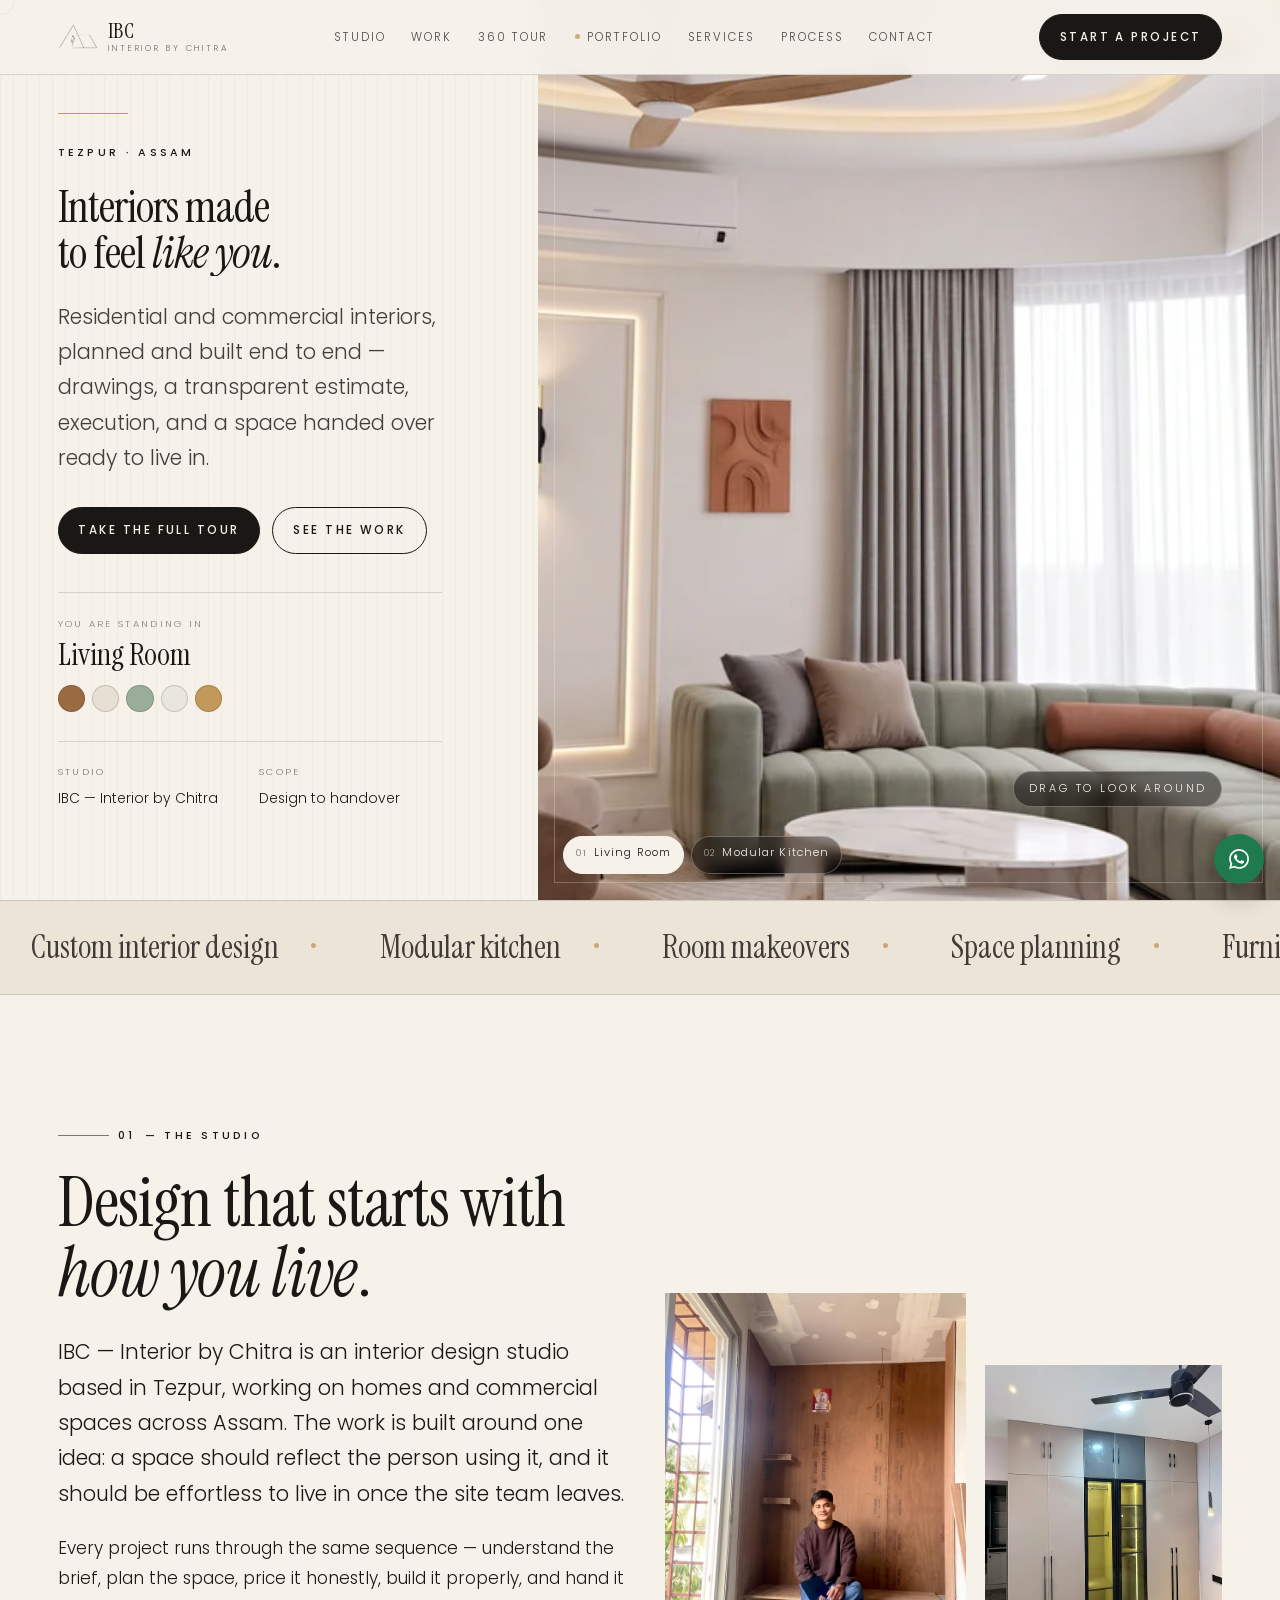
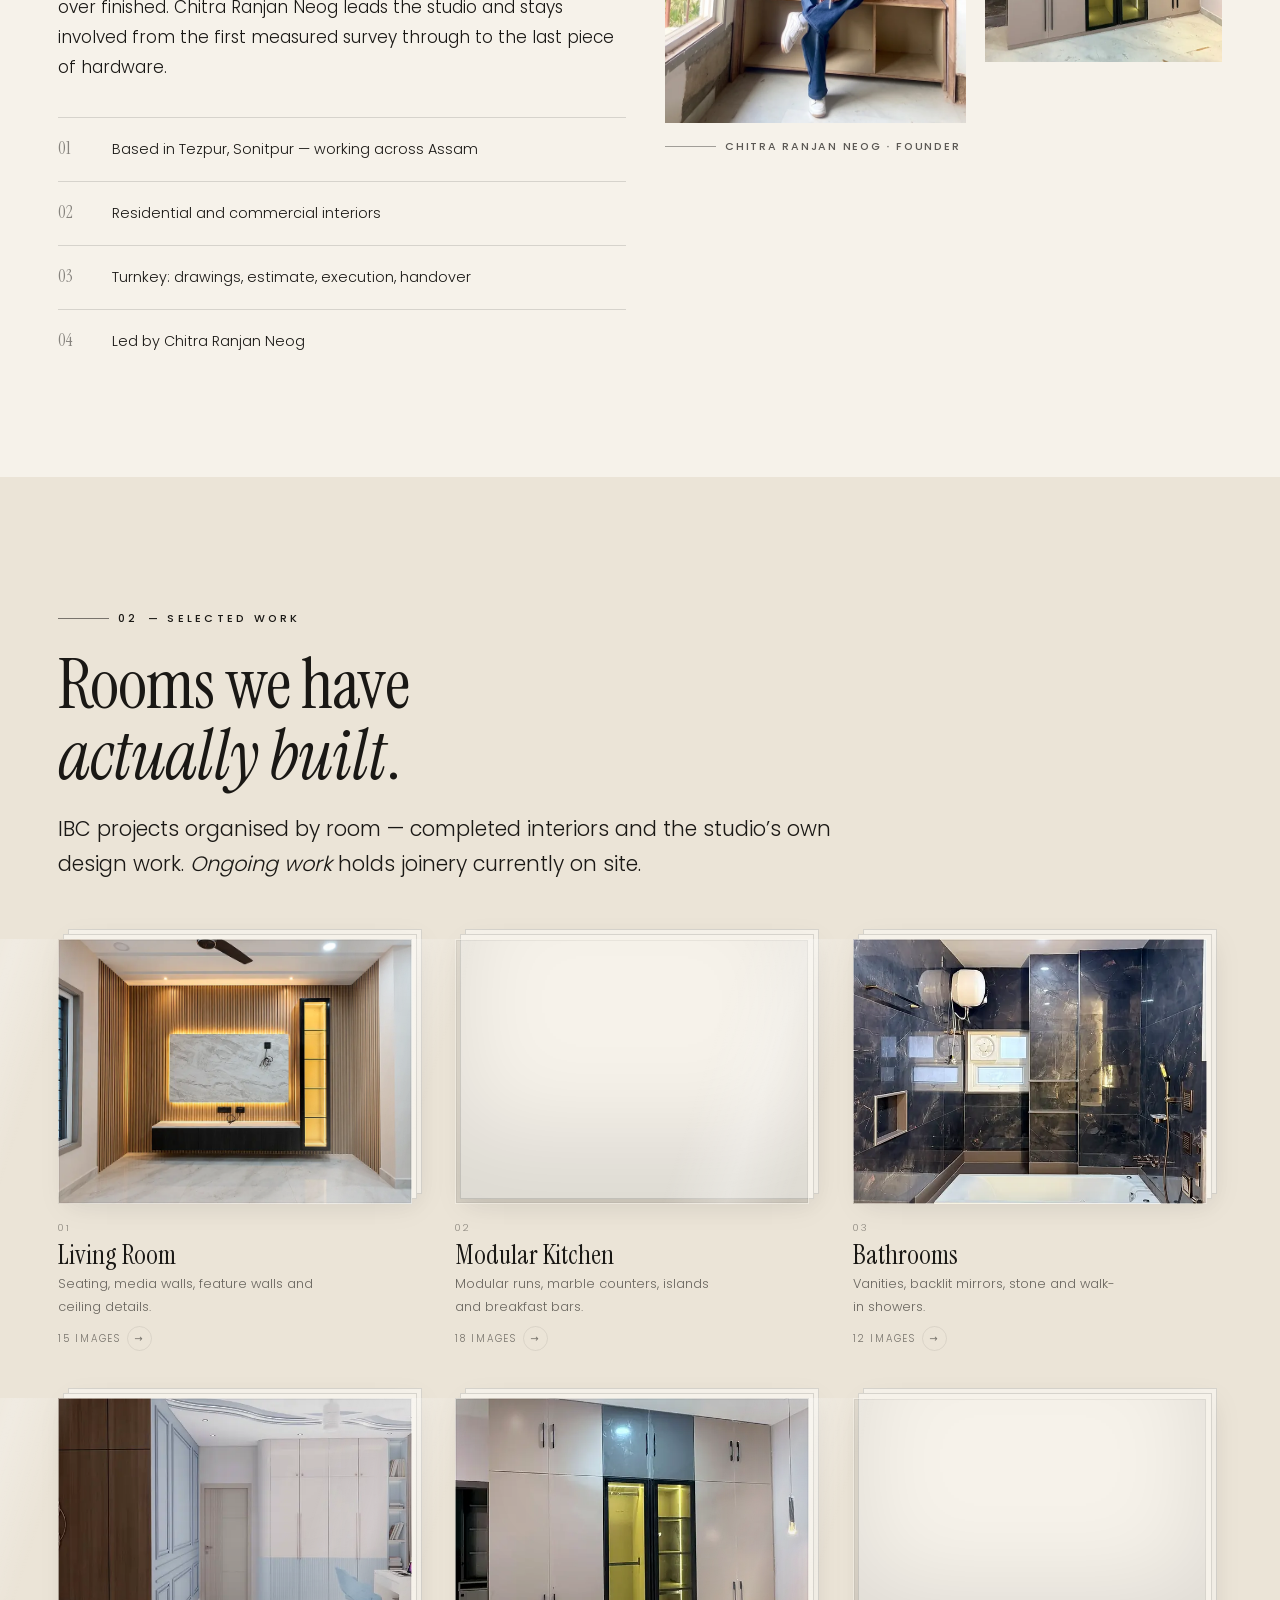
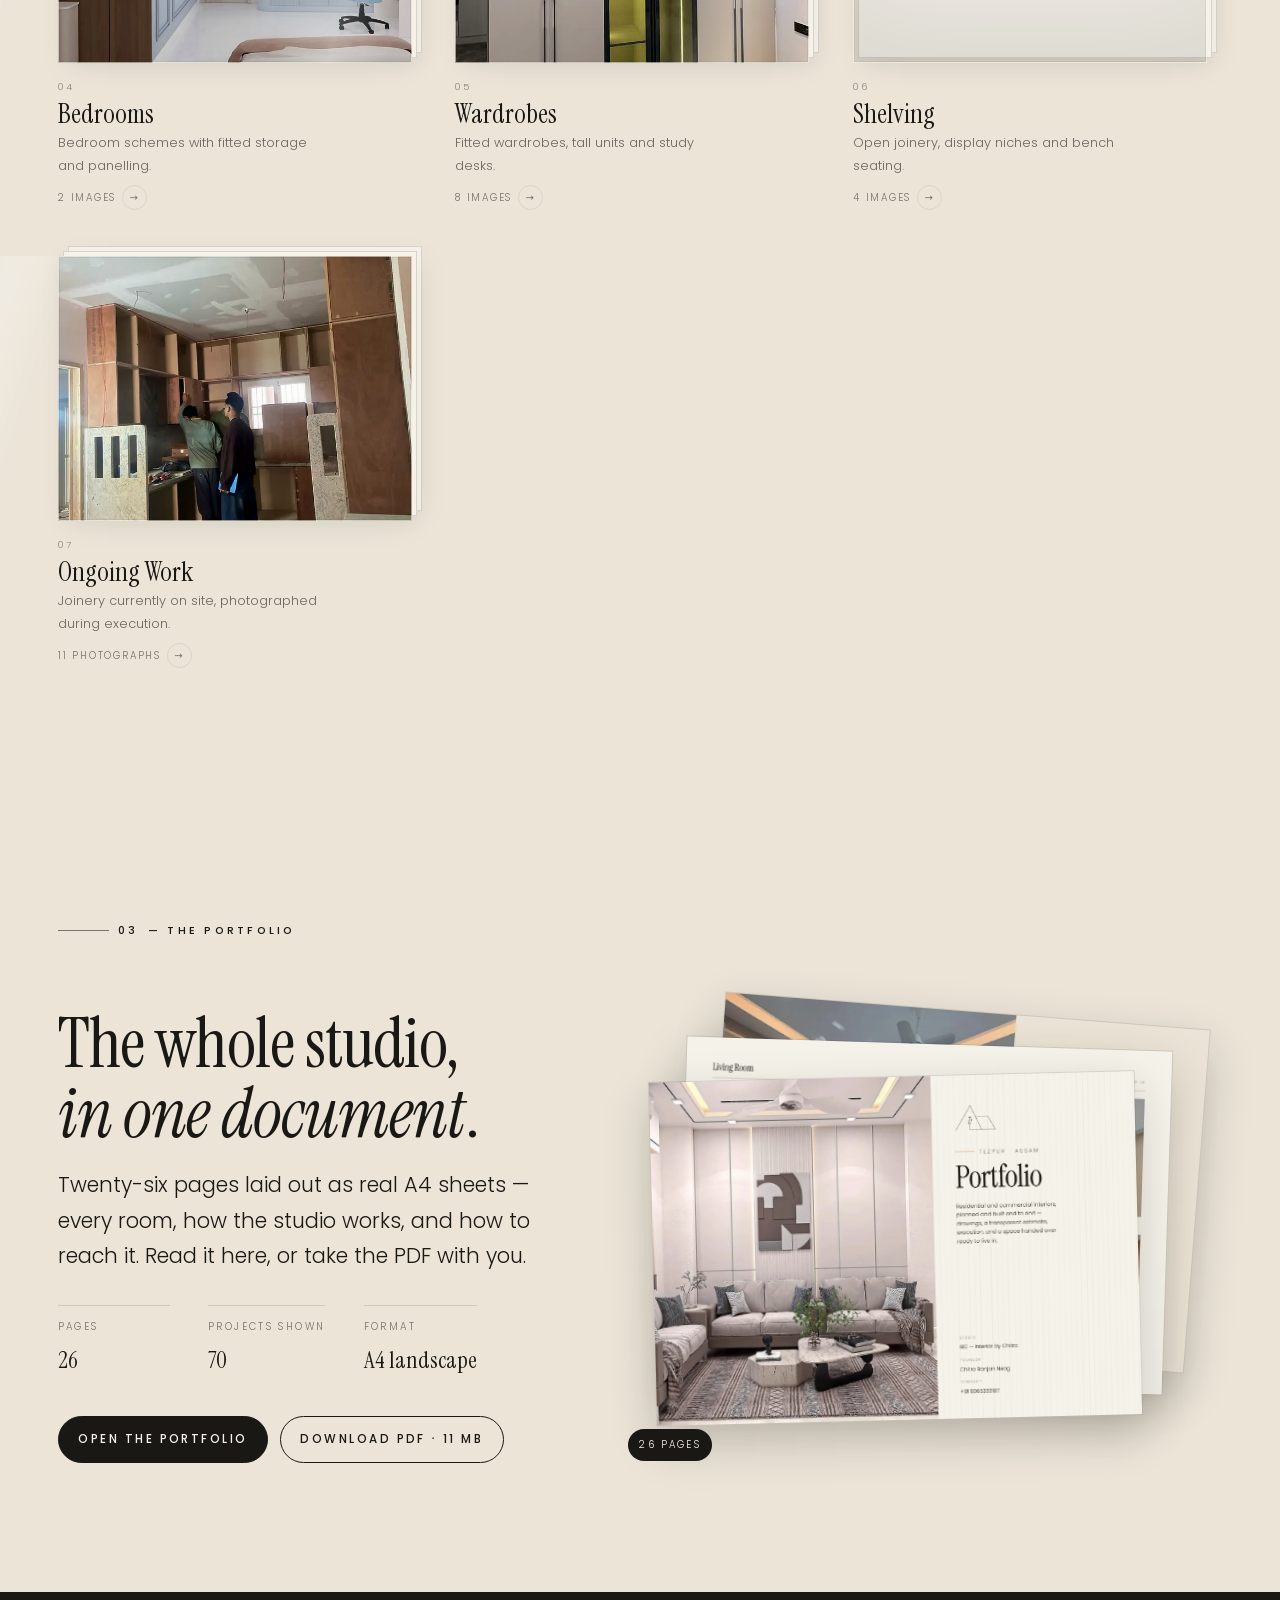
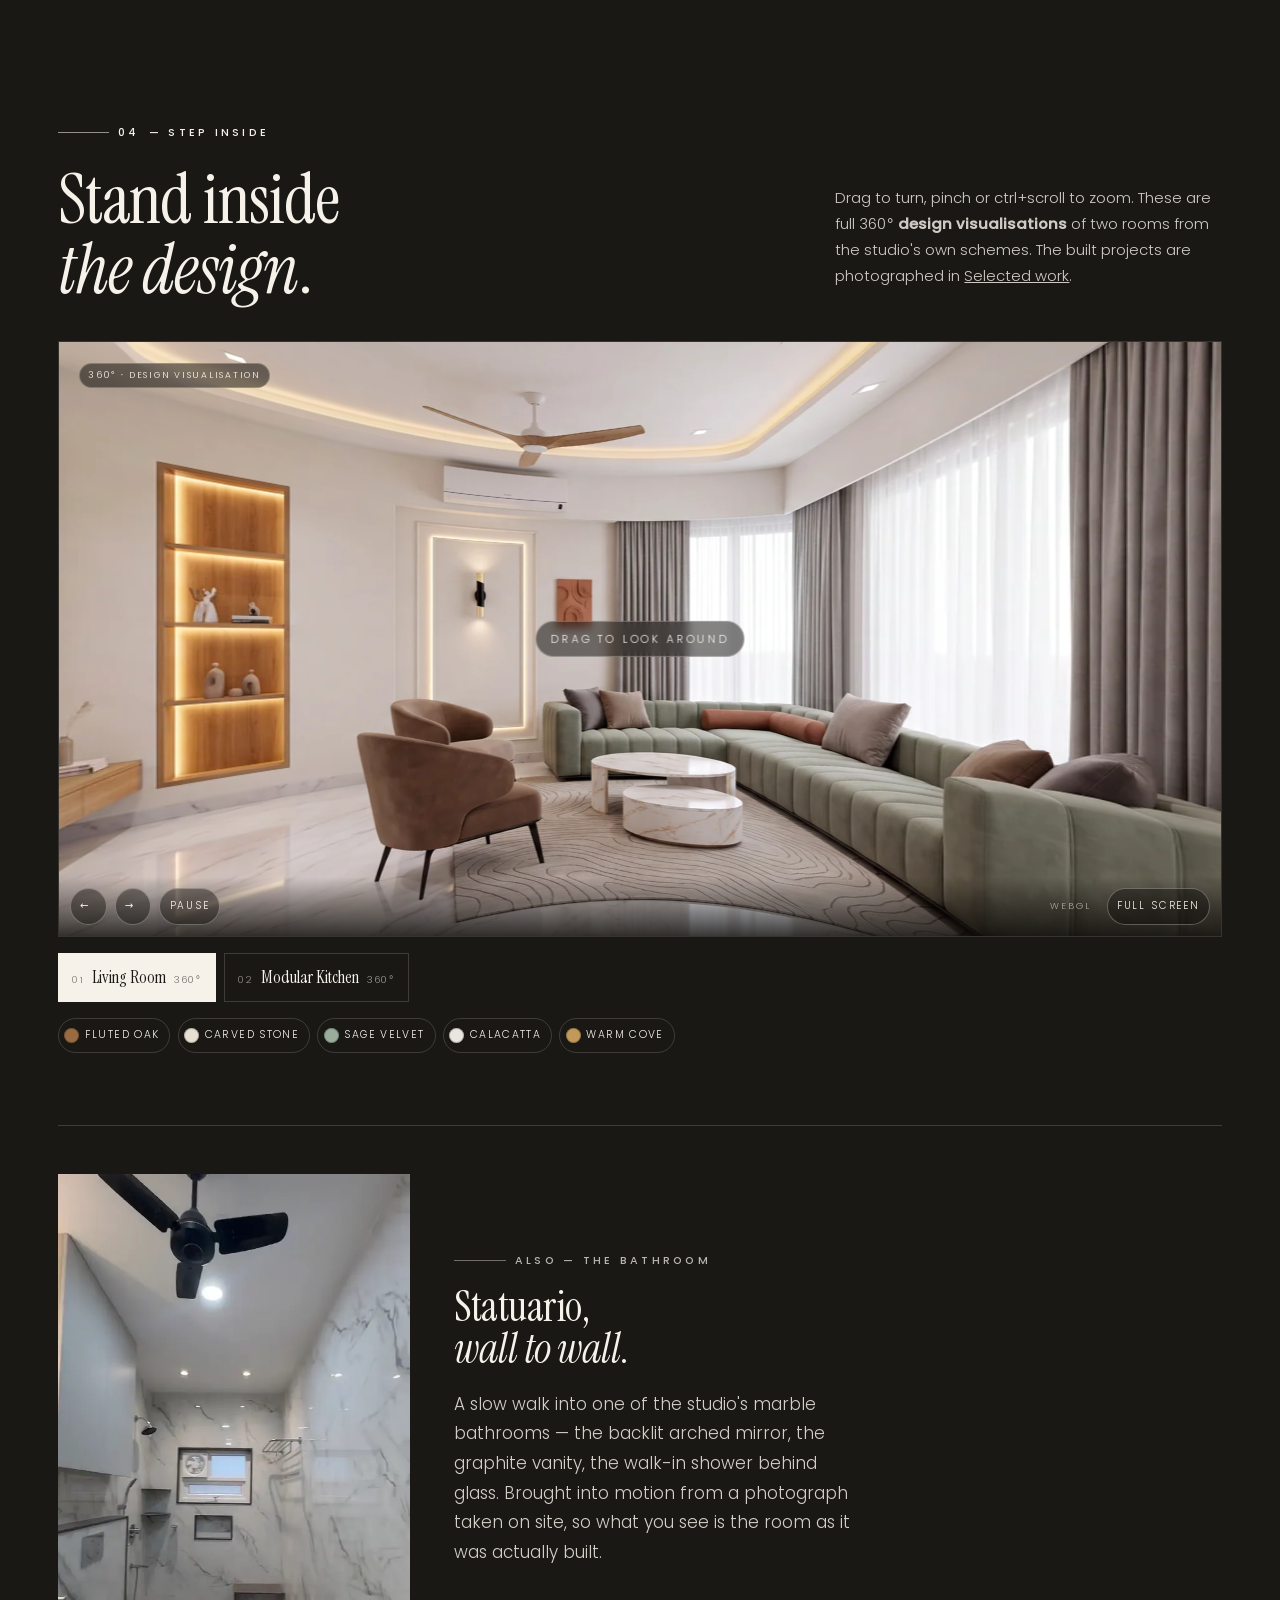
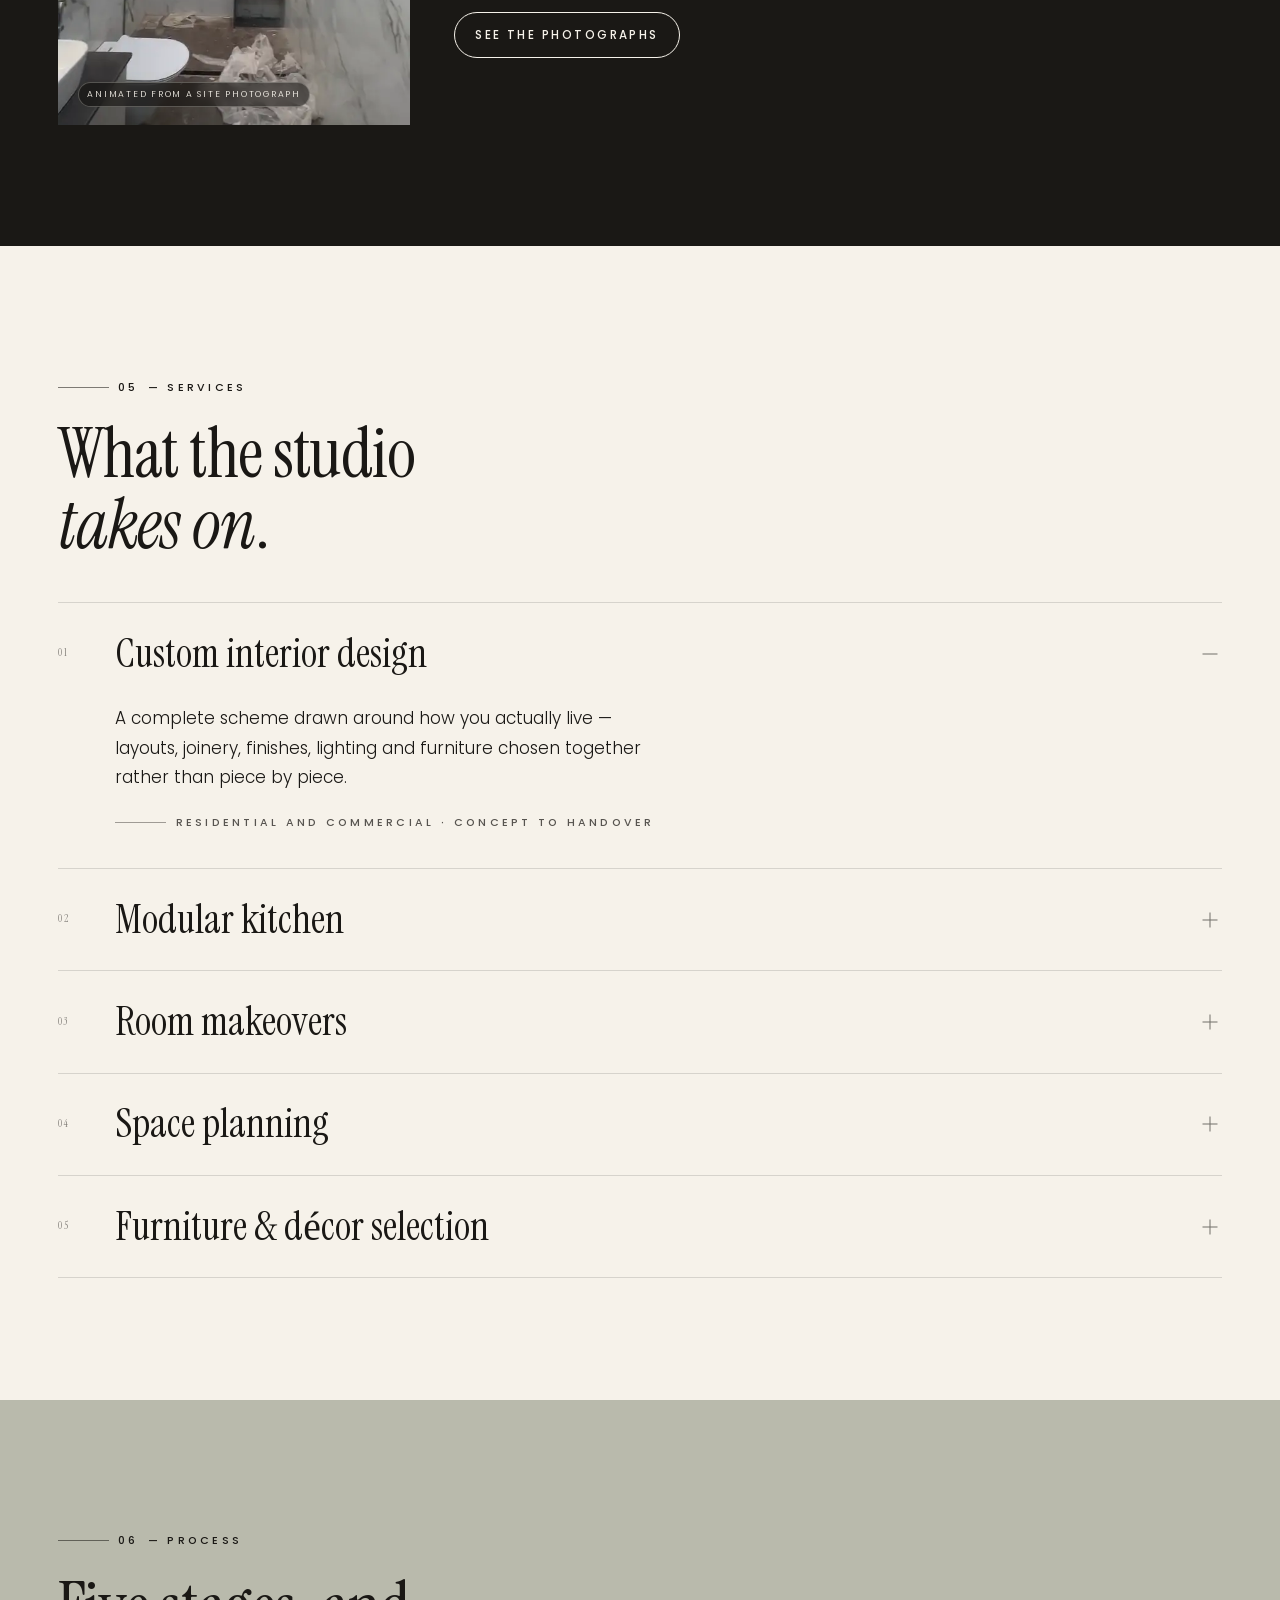
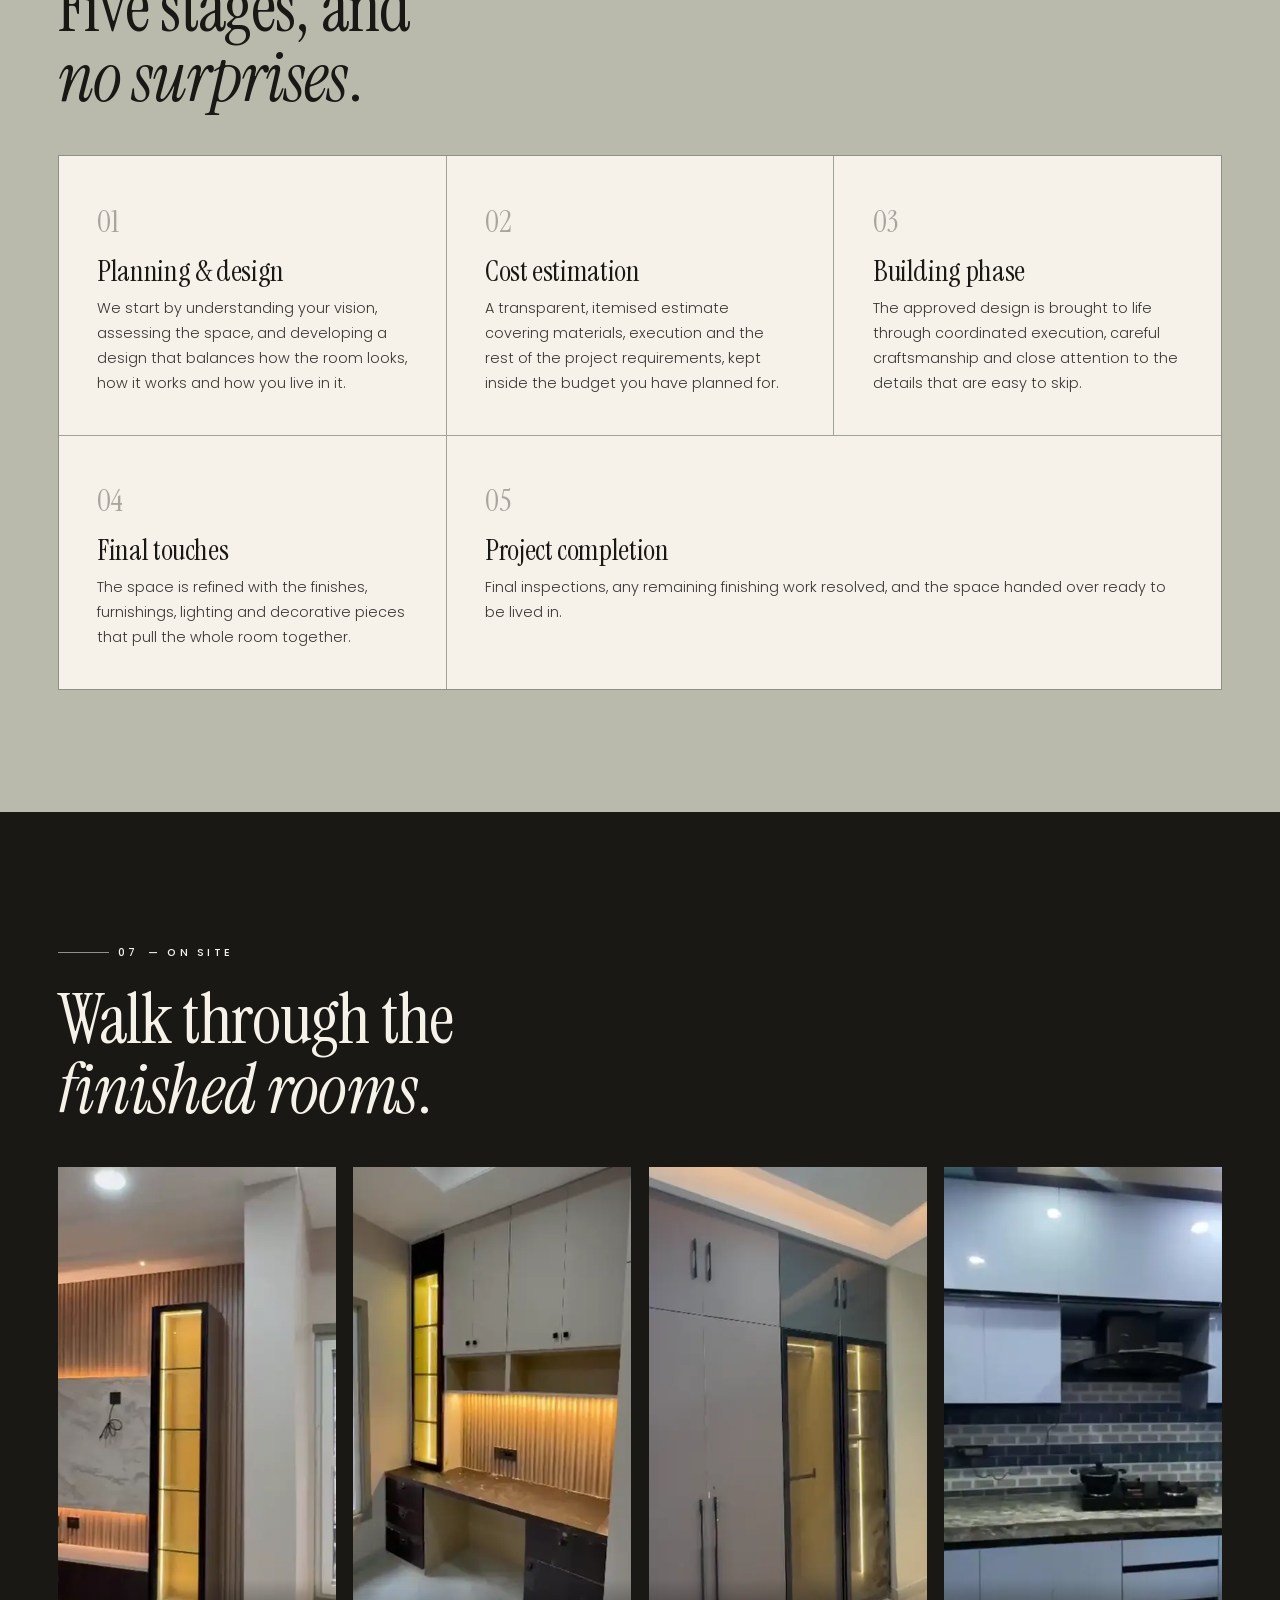
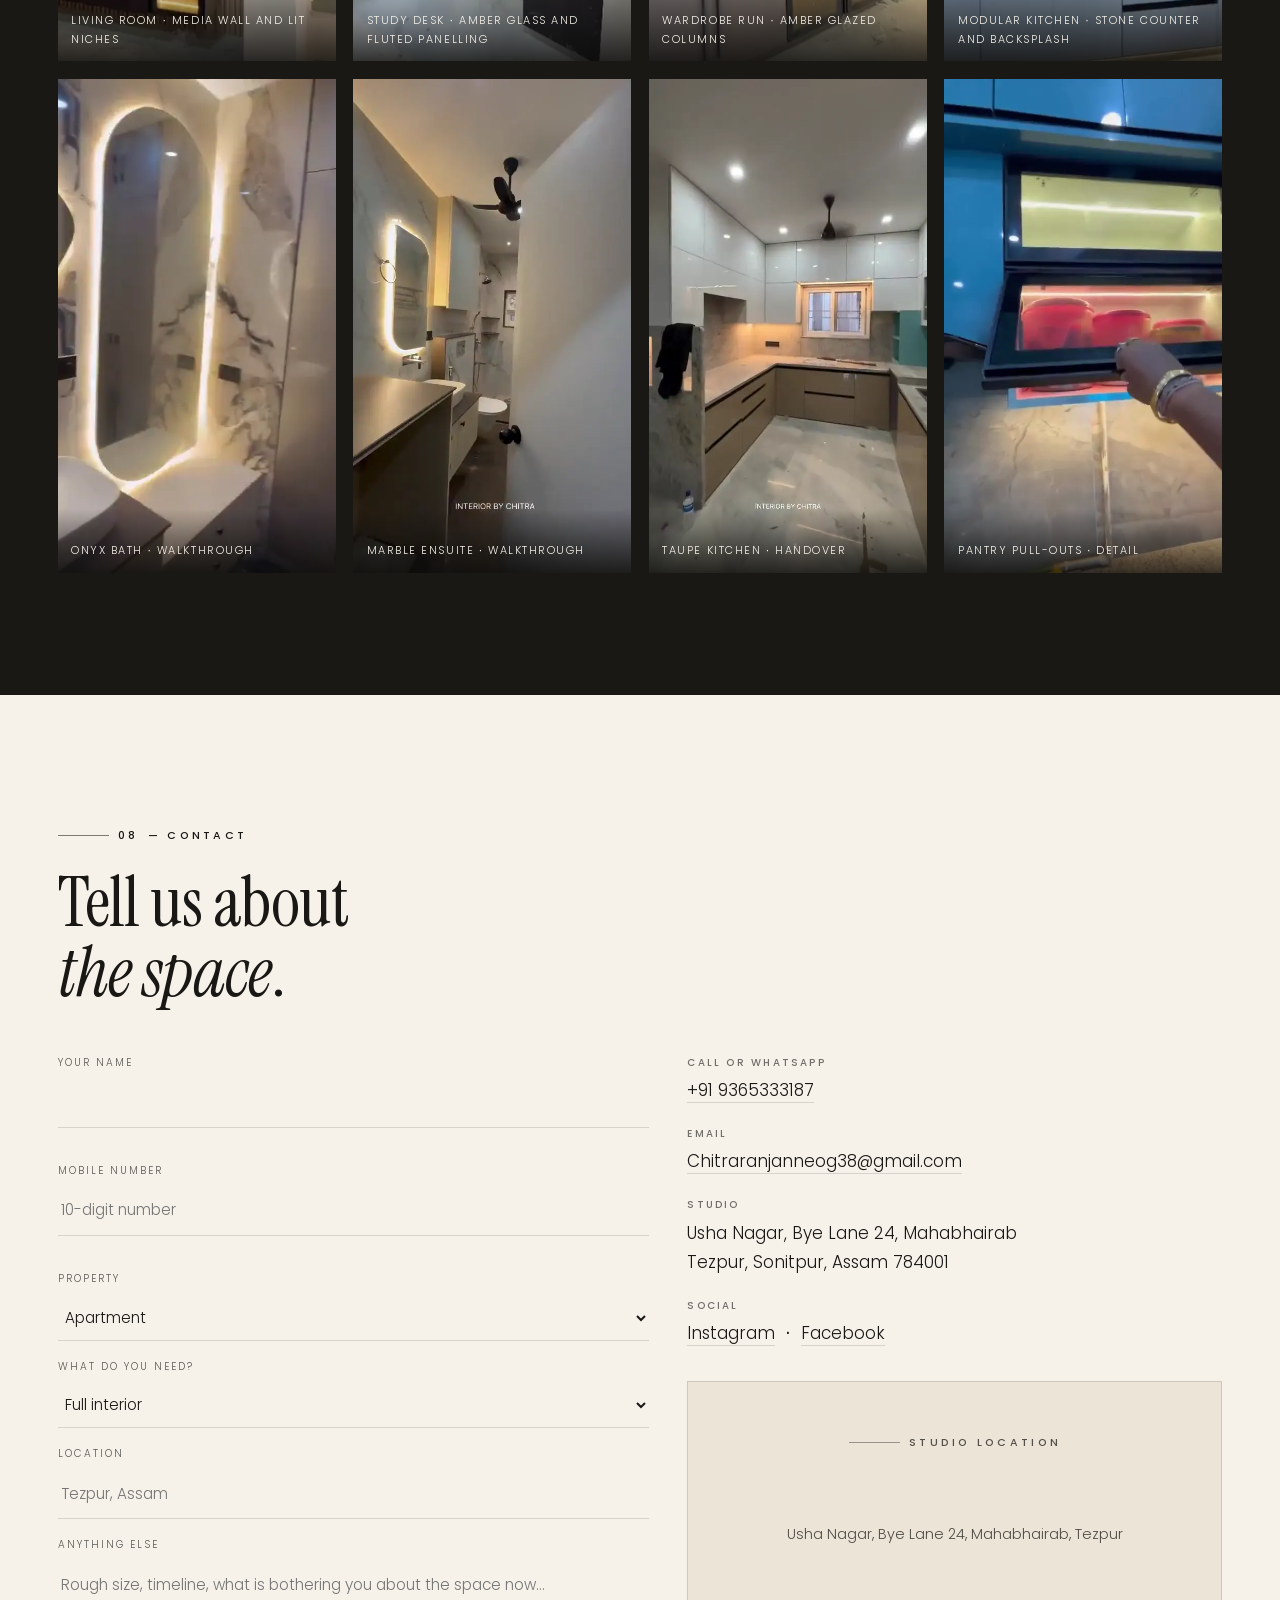
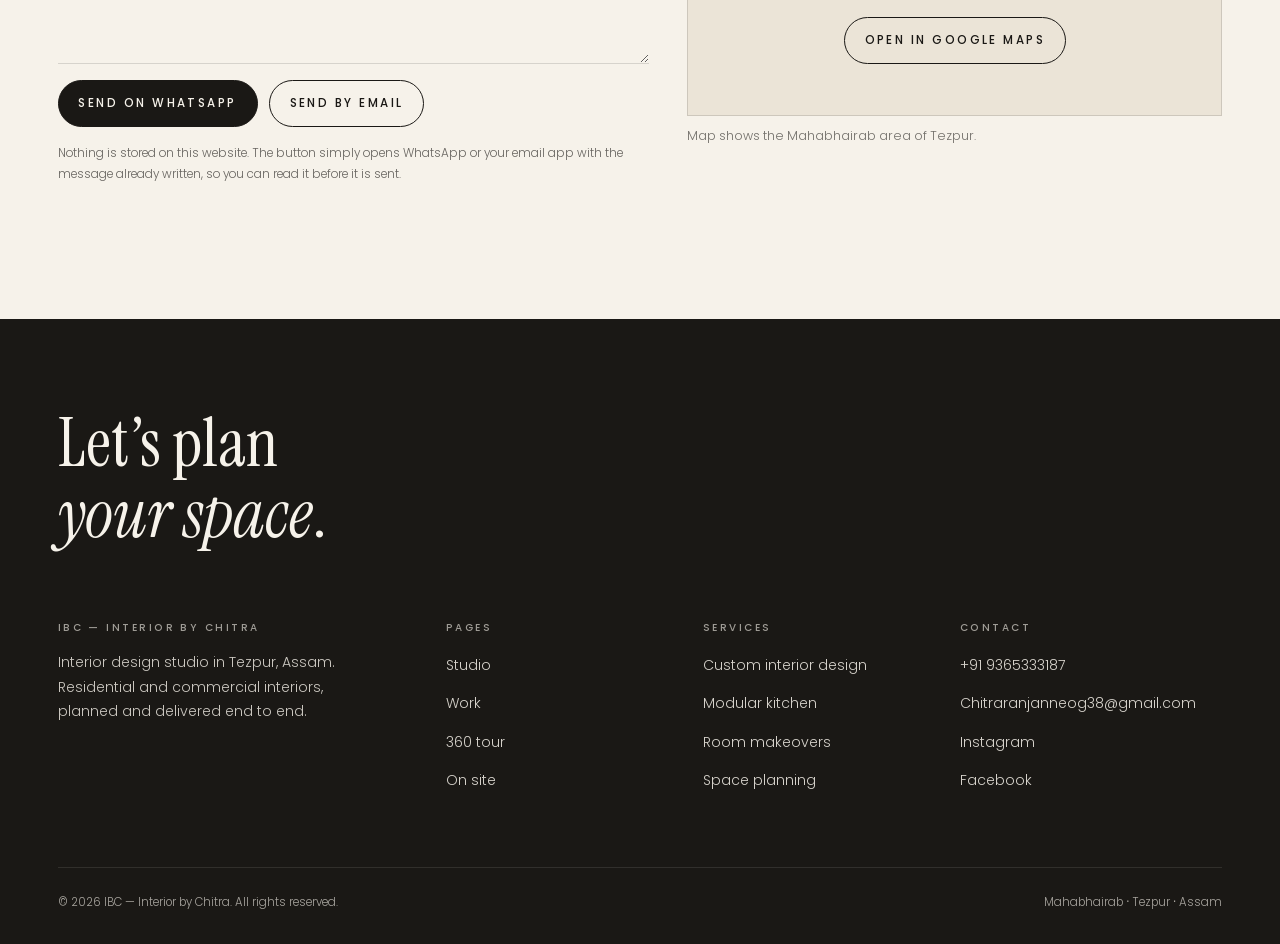
<file: index.html>
<!DOCTYPE html>

<html class="no-js" lang="en">
<head>
<meta charset="utf-8"/>
<meta content="width=device-width, initial-scale=1, viewport-fit=cover" name="viewport"/>
<title>IBC — Interior by Chitra | Interior Designer in Tezpur, Assam</title>
<meta content="IBC — Interior by Chitra is an interior design studio in Tezpur, Assam. Custom interiors, modular kitchens, room makeovers and space planning, from first drawing to handover. Step inside a finished room in 360°." name="description"/>
<link href="https://ibcinterior.in/" rel="canonical"/>
<meta content="#f6f2ea" name="theme-color"/>
<meta content="IBC — Interior by Chitra" name="author"/>
<meta content="website" property="og:type"/>
<meta content="IBC — Interior by Chitra" property="og:site_name"/>
<meta content="IBC — Interior by Chitra | Interior Designer in Tezpur" property="og:title"/>
<meta content="Residential and commercial interiors across Assam — planning, estimation, execution and handover. Step inside a finished room in 360°." property="og:description"/>
<meta content="https://ibcinterior.in/" property="og:url"/>
<meta content="https://ibcinterior.in/assets/img/og-image.jpg" property="og:image"/>
<meta content="1200" property="og:image:width"/>
<meta content="630" property="og:image:height"/>
<meta content="en_IN" property="og:locale"/>
<meta content="summary_large_image" name="twitter:card"/>
<meta content="IBC — Interior by Chitra | Interior Designer in Tezpur" name="twitter:title"/>
<meta content="Residential and commercial interiors across Assam. Step inside a finished room in 360°." name="twitter:description"/>
<meta content="https://ibcinterior.in/assets/img/og-image.jpg" name="twitter:image"/>
<link href="assets/icons/favicon.svg" rel="icon" type="image/svg+xml"/>
<link href="assets/icons/favicon-32.png" rel="icon" sizes="32x32" type="image/png"/>
<link href="assets/icons/apple-touch-icon.png" rel="apple-touch-icon"/>
<link href="site.webmanifest" rel="manifest"/>
<link href="assets/css/main.css" rel="stylesheet"/>
<script type="application/ld+json">
{
  "@context": "https://schema.org",
  "@type": "HomeAndConstructionBusiness",
  "additionalType": "https://schema.org/InteriorDesignService",
  "name": "IBC \u2014 Interior by Chitra",
  "alternateName": "interiorbychitra",
  "url": "https://ibcinterior.in/",
  "image": "https://ibcinterior.in/assets/img/og-image.jpg",
  "telephone": "+91-9365333187",
  "email": "Chitraranjanneog38@gmail.com",
  "founder": {
    "@type": "Person",
    "name": "Chitra Ranjan Neog"
  },
  "address": {
    "@type": "PostalAddress",
    "streetAddress": "Usha Nagar, Bye Lane 24, Mahabhairab",
    "addressLocality": "Tezpur",
    "addressRegion": "Assam",
    "postalCode": "784001",
    "addressCountry": "IN"
  },
  "areaServed": [
    {
      "@type": "City",
      "name": "Tezpur"
    },
    {
      "@type": "State",
      "name": "Assam"
    }
  ],
  "sameAs": [
    "https://www.instagram.com/interiorbychitra",
    "https://www.facebook.com/profile.php?id=100085504209264"
  ],
  "hasMap": "https://www.google.com/maps/search/?api=1&query=Usha+Nagar+Bye+Lane+24+Mahabhairab+Tezpur+Assam+784001",
  "makesOffer": [
    {
      "@type": "Offer",
      "itemOffered": {
        "@type": "Service",
        "name": "Custom interior design"
      }
    },
    {
      "@type": "Offer",
      "itemOffered": {
        "@type": "Service",
        "name": "Modular kitchen"
      }
    },
    {
      "@type": "Offer",
      "itemOffered": {
        "@type": "Service",
        "name": "Room makeovers"
      }
    },
    {
      "@type": "Offer",
      "itemOffered": {
        "@type": "Service",
        "name": "Space planning"
      }
    },
    {
      "@type": "Offer",
      "itemOffered": {
        "@type": "Service",
        "name": "Furniture & d\u00e9cor selection"
      }
    }
  ]
}
</script>
</head>
<body>
<a class="skip" href="#main">Skip to content</a>
<div aria-hidden="true" id="pre">
<img alt="" class="pre__mark" height="53" src="assets/img/logo-mark.png" width="84"/>
<div class="pre__bar"><i></i></div>
<div class="pre__t">Interior by Chitra</div>
</div>
<header class="hdr">
<a aria-label="IBC — Interior by Chitra, home" class="hdr__brand" href="#top">
<img alt="" height="25" src="assets/img/logo-mark.png" width="40"/>
<span class="hdr__name">IBC<span class="hdr__sub">Interior by Chitra</span></span>
</a>
<nav aria-label="Primary" class="hdr__nav">
<a href="#studio">Studio</a>
<a href="#work">Work</a>
<a href="#tour">360 Tour</a>
<a class="hdr__nav-pf" href="#portfolio">Portfolio</a>
<a href="#services">Services</a>
<a href="#process">Process</a>
<a href="#contact">Contact</a>
</nav>
<a class="btn btn--solid hdr__cta" href="#contact"><span>Start a project</span></a>
<button aria-controls="menu" aria-expanded="false" aria-label="Menu" class="burger" type="button">
<span></span><span></span><span></span>
</button>
</header>
<nav aria-hidden="true" aria-label="Mobile" class="menu" id="menu">
<a href="#studio"><span class="num">01</span>Studio</a>
<a href="#work"><span class="num">02</span>Work</a>
<a href="#portfolio"><span class="num">03</span>Portfolio</a>
<a href="#tour"><span class="num">04</span>360 Tour</a>
<a href="#services"><span class="num">05</span>Services</a>
<a href="#process"><span class="num">06</span>Process</a>
<a href="#contact"><span class="num">08</span>Contact</a>
<div class="menu__foot">
<a href="tel:+919365333187">+91 9365333187</a>
<a href="mailto:Chitraranjanneog38@gmail.com">Chitraranjanneog38@gmail.com</a>
<a href="https://www.instagram.com/interiorbychitra" rel="noopener">Instagram</a>
</div>
</nav>
<main id="main">
<section class="hero" id="top">
<div class="hero__panel">
<div class="hero__panelInner">
<span aria-hidden="true" class="hero__kicker"></span>
<p class="label rv in">Tezpur · Assam</p>
<h1>
<span class="line"><span>Interiors made</span></span>
<span class="line"><span>to feel <em>like you</em>.</span></span>
</h1>
<p class="hero__sub lede">Residential and commercial interiors, planned and built end to
        end — drawings, a transparent estimate, execution, and a space handed over ready
        to live in.</p>
<div class="hero__ctas">
<a class="btn btn--solid" href="#tour"><span>Take the full tour</span></a>
<a class="btn" href="#work"><span>See the work</span></a>
</div>
<div class="hero__now">
<p class="hero__nowLabel">You are standing in</p>
<p class="hero__nowRoom" data-hero-roomname="">Living Room</p>
<div aria-hidden="true" class="hero__swatches" data-hero-mats=""></div>
</div>
<dl class="hero__meta">
<div><dt>Studio</dt><dd>IBC — Interior by Chitra</dd></div>
<div><dt>Scope</dt><dd>Design to handover</dd></div>
</dl>
</div>
</div>
<div class="hero__stage" id="hero-pano">
<img alt="A living room designed by IBC — Interior by Chitra, Tezpur" class="hero__fallback" decoding="async" fetchpriority="high" src="assets/img/pano/living-room-preview.webp"/>
<div class="pano hero__pano">
<div aria-label="360 degree view of a room designed by IBC. Drag or use the arrow keys to look around." class="pano__stage" data-pano-stage="" role="application"></div>
<p class="pano__hint" data-pano-hint="">Drag to look around</p>
</div>
<div aria-hidden="true" class="hero__grain"></div>
<div aria-hidden="true" class="hero__frame"></div>
<div aria-label="Choose the room shown" class="hero__rooms" role="group">
<button aria-current="true" data-hero-room="0" type="button">
<span class="num">01</span>Living Room</button>
<button aria-current="false" data-hero-room="1" type="button">
<span class="num">02</span>Modular Kitchen</button>
</div>
<span class="hero__tag">360° · design visualisation</span>
</div>
</section>
<div aria-hidden="true" class="marq">
<div class="marq__track">
<span>Custom interior design</span><span>Modular kitchen</span><span>Room makeovers</span>
<span>Space planning</span><span>Furniture &amp; décor</span><span>Turnkey execution</span>
<span>Custom interior design</span><span>Modular kitchen</span><span>Room makeovers</span>
<span>Space planning</span><span>Furniture &amp; décor</span><span>Turnkey execution</span>
</div>
</div>
<section class="section" id="studio">
<div class="wrap grid2">
<div>
<p class="label rv"><span class="num">01</span> — The studio</p>
<h2 class="rv">Design that starts with<br/><em>how you live</em>.</h2>
<div class="rv rv-d1" style="margin-top:1.6rem">
<p class="lede">IBC — Interior by Chitra is an interior design studio based in Tezpur, working on
          homes and commercial spaces across Assam. The work is built around one idea: a space should
          reflect the person using it, and it should be effortless to live in once the site team leaves.</p>
<p>Every project runs through the same sequence — understand the brief, plan the space, price it
          honestly, build it properly, and hand it over finished. Chitra Ranjan Neog leads the studio and
          stays involved from the first measured survey through to the last piece of hardware.</p>
</div>
<div class="facts rv rv-d2">
<div class="fact"><b class="num">01</b><span>Based in Tezpur, Sonitpur — working across Assam</span></div>
<div class="fact"><b class="num">02</b><span>Residential and commercial interiors</span></div>
<div class="fact"><b class="num">03</b><span>Turnkey: drawings, estimate, execution, handover</span></div>
<div class="fact"><b class="num">04</b><span>Led by Chitra Ranjan Neog</span></div>
</div>
</div>
<div class="studio__imgs rv rv-d1">
<figure class="studio__founder">
<img alt="Chitra Ranjan Neog, founder of IBC — Interior by Chitra, on site" decoding="async" loading="lazy" src="assets/img/studio/chitra-neog-sm.webp" width="702" height="1000"/>
<figcaption class="label">Chitra Ranjan Neog · Founder</figcaption>
</figure>
<figure>
<img alt="A fitted wardrobe with amber glass panels" decoding="async" height="1448" loading="lazy" src="assets/img/work/wardrobes/wardrobes-wardrobe-with-amber-glass-columns-1-sm.webp" width="1086"/>
</figure>
</div>
</div>
</section>
<section class="section section--bone" id="work">
<div class="wrap">
<p class="label rv"><span class="num">02</span> — Selected work</p>
<h2 class="rv">Rooms we have<br/><em>actually built</em>.</h2>
<p class="lede rv rv-d1" style="max-width:58ch;margin-top:1.2rem">
      IBC projects organised by room — completed interiors and the studio’s own design work. <em>Ongoing work</em> holds joinery currently on site.</p>
<div class="folderwrap" style="margin-top:2.6rem">
<div class="fgrid" data-grid="work"><button aria-expanded="false" class="fcard rv" data-open="living-room" data-scope="work" type="button">
<span aria-hidden="true" class="fcard__stack">
<span class="fcard__sheet"></span><span class="fcard__sheet"></span>
<img alt="" decoding="async" loading="lazy" src="assets/img/work/living-room/living-media-wall-in-marble-and-fluted-oak-8-sm.webp"/>
</span>
<span class="fcard__meta">
<span class="fcard__n num">01</span>
<span class="fcard__t">Living Room</span>
<span class="fcard__d">Seating, media walls, feature walls and ceiling details.</span>
<span class="fcard__c num">15 images</span>
</span>
</button><button aria-expanded="false" class="fcard rv" data-open="modular-kitchen" data-scope="work" type="button">
<span aria-hidden="true" class="fcard__stack">
<span class="fcard__sheet"></span><span class="fcard__sheet"></span>
<img alt="" decoding="async" loading="lazy" src="assets/img/work/modular-kitchen/modular-modular-kitchen-run-with-marble-counter-16-sm.webp"/>
</span>
<span class="fcard__meta">
<span class="fcard__n num">02</span>
<span class="fcard__t">Modular Kitchen</span>
<span class="fcard__d">Modular runs, marble counters, islands and breakfast bars.</span>
<span class="fcard__c num">18 images</span>
</span>
</button><button aria-expanded="false" class="fcard rv" data-open="bathrooms" data-scope="work" type="button">
<span aria-hidden="true" class="fcard__stack">
<span class="fcard__sheet"></span><span class="fcard__sheet"></span>
<img alt="" decoding="async" loading="lazy" src="assets/img/work/bathrooms/bathrooms-dark-marble-bath-with-sunken-tub-1-sm.webp"/>
</span>
<span class="fcard__meta">
<span class="fcard__n num">03</span>
<span class="fcard__t">Bathrooms</span>
<span class="fcard__d">Vanities, backlit mirrors, stone and walk-in showers.</span>
<span class="fcard__c num">12 images</span>
</span>
</button><button aria-expanded="false" class="fcard rv" data-open="bedrooms" data-scope="work" type="button">
<span aria-hidden="true" class="fcard__stack">
<span class="fcard__sheet"></span><span class="fcard__sheet"></span>
<img alt="" decoding="async" loading="lazy" src="assets/img/work/bedrooms/bedrooms-bedroom-with-study-and-wardrobe-1-sm.webp"/>
</span>
<span class="fcard__meta">
<span class="fcard__n num">04</span>
<span class="fcard__t">Bedrooms</span>
<span class="fcard__d">Bedroom schemes with fitted storage and panelling.</span>
<span class="fcard__c num">2 images</span>
</span>
</button><button aria-expanded="false" class="fcard rv" data-open="wardrobes" data-scope="work" type="button">
<span aria-hidden="true" class="fcard__stack">
<span class="fcard__sheet"></span><span class="fcard__sheet"></span>
<img alt="" decoding="async" loading="lazy" src="assets/img/work/wardrobes/wardrobes-wardrobe-with-amber-glass-columns-1-sm.webp"/>
</span>
<span class="fcard__meta">
<span class="fcard__n num">05</span>
<span class="fcard__t">Wardrobes</span>
<span class="fcard__d">Fitted wardrobes, tall units and study desks.</span>
<span class="fcard__c num">8 images</span>
</span>
</button><button aria-expanded="false" class="fcard rv" data-open="shelving" data-scope="work" type="button">
<span aria-hidden="true" class="fcard__stack">
<span class="fcard__sheet"></span><span class="fcard__sheet"></span>
<img alt="" decoding="async" loading="lazy" src="assets/img/work/shelving/shelving-open-shelving-with-study-bench-1-sm.webp"/>
</span>
<span class="fcard__meta">
<span class="fcard__n num">06</span>
<span class="fcard__t">Shelving</span>
<span class="fcard__d">Open joinery, display niches and bench seating.</span>
<span class="fcard__c num">4 images</span>
</span>
</button><button aria-expanded="false" class="fcard rv" data-open="ongoing-work" data-scope="work" type="button">
<span aria-hidden="true" class="fcard__stack">
<span class="fcard__sheet"></span><span class="fcard__sheet"></span>
<img alt="" decoding="async" loading="lazy" src="assets/img/work/ongoing-work/ongoing-kitchen-joinery-under-installation-1-sm.webp"/>
</span>
<span class="fcard__meta">
<span class="fcard__n num">07</span>
<span class="fcard__t">Ongoing Work</span>
<span class="fcard__d">Joinery currently on site, photographed during execution.</span>
<span class="fcard__c num">11 photographs</span>
</span>
</button></div>
<div class="fopen" data-panel="work" hidden="">
<div class="fopen__inner">
<div class="fopen__bar">
<button class="fopen__back" data-close="work" type="button">
<span aria-hidden="true">←</span> All folders</button>
<h3 class="fopen__t" data-title="work" tabindex="-1"></h3>
<span class="fopen__c num" data-count="work"></span>
</div>
<div class="fbody" data-body="living-room" data-scope="work" hidden="">
<div class="work">
<figure class="work__item" data-cat="Living Room" data-title="Entrance passage and console">
<button aria-label="Open larger view: Entrance passage and console" type="button">
<img alt="Entrance passage and console — an IBC interior by IBC, Tezpur" data-full="assets/img/work/living-room/living-entrance-passage-and-console-1.webp" decoding="async" height="1749" loading="lazy" src="assets/img/work/living-room/living-entrance-passage-and-console-1-sm.webp" width="1800"/>
</button>
<figcaption>Entrance passage and console</figcaption>
</figure>
<figure class="work__item" data-cat="Living Room" data-title="Living room with media wall">
<button aria-label="Open larger view: Living room with media wall" type="button">
<img alt="Living room with media wall — an IBC interior by IBC, Tezpur" data-full="assets/img/work/living-room/living-living-room-with-media-wall-2.webp" decoding="async" height="1385" loading="lazy" src="assets/img/work/living-room/living-living-room-with-media-wall-2-sm.webp" width="1800"/>
</button>
<figcaption>Living room with media wall</figcaption>
</figure>
<figure class="work__item" data-cat="Living Room" data-title="Open living and kitchen view">
<button aria-label="Open larger view: Open living and kitchen view" type="button">
<img alt="Open living and kitchen view — an IBC interior by IBC, Tezpur" data-full="assets/img/work/living-room/living-open-living-and-kitchen-view-3.webp" decoding="async" height="1199" loading="lazy" src="assets/img/work/living-room/living-open-living-and-kitchen-view-3-sm.webp" width="1800"/>
</button>
<figcaption>Open living and kitchen view</figcaption>
</figure>
<figure class="work__item" data-cat="Living Room" data-title="Dining with sculpted wall niches">
<button aria-label="Open larger view: Dining with sculpted wall niches" type="button">
<img alt="Dining with sculpted wall niches — an IBC interior by IBC, Tezpur" data-full="assets/img/work/living-room/living-dining-with-sculpted-wall-niches-4.webp" decoding="async" height="1232" loading="lazy" src="assets/img/work/living-room/living-dining-with-sculpted-wall-niches-4-sm.webp" width="1600"/>
</button>
<figcaption>Dining with sculpted wall niches</figcaption>
</figure>
<figure class="work__item" data-cat="Living Room" data-title="Dining room with oval mirror">
<button aria-label="Open larger view: Dining room with oval mirror" type="button">
<img alt="Dining room with oval mirror — an IBC interior by IBC, Tezpur" data-full="assets/img/work/living-room/living-dining-room-with-oval-mirror-5.webp" decoding="async" height="1385" loading="lazy" src="assets/img/work/living-room/living-dining-room-with-oval-mirror-5-sm.webp" width="1800"/>
</button>
<figcaption>Dining room with oval mirror</figcaption>
</figure>
<figure class="work__item" data-cat="Living Room" data-title="Living room with panelled feature wall">
<button aria-label="Open larger view: Living room with panelled feature wall" type="button">
<img alt="Living room with panelled feature wall — an IBC interior by IBC, Tezpur" data-full="assets/img/work/living-room/living-living-room-with-panelled-feature-wall-6.webp" decoding="async" height="1385" loading="lazy" src="assets/img/work/living-room/living-living-room-with-panelled-feature-wall-6-sm.webp" width="1800"/>
</button>
<figcaption>Living room with panelled feature wall</figcaption>
</figure>
<figure class="work__item" data-cat="Living Room" data-title="Layered ceiling with cove lighting">
<button aria-label="Open larger view: Layered ceiling with cove lighting" type="button">
<img alt="Layered ceiling with cove lighting — an IBC interior by IBC, Tezpur" data-full="assets/img/work/living-room/living-layered-ceiling-with-cove-lighting-7.webp" decoding="async" height="1361" loading="lazy" src="assets/img/work/living-room/living-layered-ceiling-with-cove-lighting-7-sm.webp" width="1156"/>
</button>
<figcaption>Layered ceiling with cove lighting</figcaption>
</figure>
<figure class="work__item" data-cat="Living Room" data-title="Media wall in marble and fluted oak">
<button aria-label="Open larger view: Media wall in marble and fluted oak" type="button">
<img alt="Media wall in marble and fluted oak — an IBC interior by IBC, Tezpur" data-full="assets/img/work/living-room/living-media-wall-in-marble-and-fluted-oak-8.webp" decoding="async" height="1145" loading="lazy" src="assets/img/work/living-room/living-media-wall-in-marble-and-fluted-oak-8-sm.webp" width="1374"/>
</button>
<figcaption>Media wall in marble and fluted oak</figcaption>
</figure>
<figure class="work__item" data-cat="Living Room" data-title="Stone feature wall and cove ceiling">
<button aria-label="Open larger view: Stone feature wall and cove ceiling" type="button">
<img alt="Stone feature wall and cove ceiling — an IBC interior by IBC, Tezpur" data-full="assets/img/work/living-room/living-stone-feature-wall-and-cove-ceiling-9.webp" decoding="async" height="1448" loading="lazy" src="assets/img/work/living-room/living-stone-feature-wall-and-cove-ceiling-9-sm.webp" width="1086"/>
</button>
<figcaption>Stone feature wall and cove ceiling</figcaption>
</figure>
<figure class="work__item" data-cat="Living Room" data-title="Living room with dark feature wall">
<button aria-label="Open larger view: Living room with dark feature wall" type="button">
<img alt="Living room with dark feature wall — an IBC interior by IBC, Tezpur" data-full="assets/img/work/living-room/living-living-room-with-dark-feature-wall-10.webp" decoding="async" height="1448" loading="lazy" src="assets/img/work/living-room/living-living-room-with-dark-feature-wall-10-sm.webp" width="1086"/>
</button>
<figcaption>Living room with dark feature wall</figcaption>
</figure>
<figure class="work__item" data-cat="Living Room" data-title="Living room — seating and window wall">
<button aria-label="Open larger view: Living room — seating and window wall" type="button">
<img alt="Living room — seating and window wall — an IBC interior by IBC, Tezpur" data-full="assets/img/work/living-room/living-living-room-seating-and-window-wall-11.webp" decoding="async" height="594" loading="lazy" src="assets/img/work/living-room/living-living-room-seating-and-window-wall-11-sm.webp" width="974"/>
</button>
<figcaption>Living room — seating and window wall</figcaption>
</figure>
<figure class="work__item" data-cat="Living Room" data-title="Living room — sofa and media wall">
<button aria-label="Open larger view: Living room — sofa and media wall" type="button">
<img alt="Living room — sofa and media wall — an IBC interior by IBC, Tezpur" data-full="assets/img/work/living-room/living-living-room-sofa-and-media-wall-12.webp" decoding="async" height="594" loading="lazy" src="assets/img/work/living-room/living-living-room-sofa-and-media-wall-12-sm.webp" width="974"/>
</button>
<figcaption>Living room — sofa and media wall</figcaption>
</figure>
<figure class="work__item" data-cat="Living Room" data-title="Living room — drapes and wall sconces">
<button aria-label="Open larger view: Living room — drapes and wall sconces" type="button">
<img alt="Living room — drapes and wall sconces — an IBC interior by IBC, Tezpur" data-full="assets/img/work/living-room/living-living-room-drapes-and-wall-sconces-13.webp" decoding="async" height="594" loading="lazy" src="assets/img/work/living-room/living-living-room-drapes-and-wall-sconces-13-sm.webp" width="974"/>
</button>
<figcaption>Living room — drapes and wall sconces</figcaption>
</figure>
<figure class="work__item" data-cat="Living Room" data-title="Living room — storage wall and niches">
<button aria-label="Open larger view: Living room — storage wall and niches" type="button">
<img alt="Living room — storage wall and niches — an IBC interior by IBC, Tezpur" data-full="assets/img/work/living-room/living-living-room-storage-wall-and-niches-14.webp" decoding="async" height="601" loading="lazy" src="assets/img/work/living-room/living-living-room-storage-wall-and-niches-14-sm.webp" width="981"/>
</button>
<figcaption>Living room — storage wall and niches</figcaption>
</figure>
<figure class="work__item" data-cat="Living Room" data-title="Living room — textured feature wall">
<button aria-label="Open larger view: Living room — textured feature wall" type="button">
<img alt="Living room — textured feature wall — an IBC interior by IBC, Tezpur" data-full="assets/img/work/living-room/living-living-room-textured-feature-wall-15.webp" decoding="async" height="601" loading="lazy" src="assets/img/work/living-room/living-living-room-textured-feature-wall-15-sm.webp" width="981"/>
</button>
<figcaption>Living room — textured feature wall</figcaption>
</figure>
</div>
</div>
<div class="fbody" data-body="modular-kitchen" data-scope="work" hidden="">
<div class="work">
<figure class="work__item" data-cat="Modular Kitchen" data-title="Dual-tone kitchen with stone counter">
<button aria-label="Open larger view: Dual-tone kitchen with stone counter" type="button">
<img alt="Dual-tone kitchen with stone counter — an IBC interior by IBC, Tezpur" data-full="assets/img/work/modular-kitchen/modular-dual-tone-kitchen-with-stone-counter-1.webp" decoding="async" height="1508" loading="lazy" src="assets/img/work/modular-kitchen/modular-dual-tone-kitchen-with-stone-counter-1-sm.webp" width="1800"/>
</button>
<figcaption>Dual-tone kitchen with stone counter</figcaption>
</figure>
<figure class="work__item" data-cat="Modular Kitchen" data-title="Kitchen with backlit mirror and basin">
<button aria-label="Open larger view: Kitchen with backlit mirror and basin" type="button">
<img alt="Kitchen with backlit mirror and basin — an IBC interior by IBC, Tezpur" data-full="assets/img/work/modular-kitchen/modular-kitchen-with-backlit-mirror-and-basin-2.webp" decoding="async" height="2400" loading="lazy" src="assets/img/work/modular-kitchen/modular-kitchen-with-backlit-mirror-and-basin-2-sm.webp" width="1800"/>
</button>
<figcaption>Kitchen with backlit mirror and basin</figcaption>
</figure>
<figure class="work__item" data-cat="Modular Kitchen" data-title="Kitchen with marble counter and tall units">
<button aria-label="Open larger view: Kitchen with marble counter and tall units" type="button">
<img alt="Kitchen with marble counter and tall units — an IBC interior by IBC, Tezpur" data-full="assets/img/work/modular-kitchen/modular-kitchen-with-marble-counter-and-tall-uni-3.webp" decoding="async" height="2400" loading="lazy" src="assets/img/work/modular-kitchen/modular-kitchen-with-marble-counter-and-tall-uni-3-sm.webp" width="1800"/>
</button>
<figcaption>Kitchen with marble counter and tall units</figcaption>
</figure>
<figure class="work__item" data-cat="Modular Kitchen" data-title="Breakfast counter with laser-cut screen">
<button aria-label="Open larger view: Breakfast counter with laser-cut screen" type="button">
<img alt="Breakfast counter with laser-cut screen — an IBC interior by IBC, Tezpur" data-full="assets/img/work/modular-kitchen/modular-breakfast-counter-with-laser-cut-screen-4.webp" decoding="async" height="1012" loading="lazy" src="assets/img/work/modular-kitchen/modular-breakfast-counter-with-laser-cut-screen-4-sm.webp" width="1800"/>
</button>
<figcaption>Breakfast counter with laser-cut screen</figcaption>
</figure>
<figure class="work__item" data-cat="Modular Kitchen" data-title="Cream modular kitchen">
<button aria-label="Open larger view: Cream modular kitchen" type="button">
<img alt="Cream modular kitchen — an IBC interior by IBC, Tezpur" data-full="assets/img/work/modular-kitchen/modular-cream-modular-kitchen-5.webp" decoding="async" height="1012" loading="lazy" src="assets/img/work/modular-kitchen/modular-cream-modular-kitchen-5-sm.webp" width="1800"/>
</button>
<figcaption>Cream modular kitchen</figcaption>
</figure>
<figure class="work__item" data-cat="Modular Kitchen" data-title="Breakfast bar and partition screen">
<button aria-label="Open larger view: Breakfast bar and partition screen" type="button">
<img alt="Breakfast bar and partition screen — an IBC interior by IBC, Tezpur" data-full="assets/img/work/modular-kitchen/modular-breakfast-bar-and-partition-screen-6.webp" decoding="async" height="1012" loading="lazy" src="assets/img/work/modular-kitchen/modular-breakfast-bar-and-partition-screen-6-sm.webp" width="1800"/>
</button>
<figcaption>Breakfast bar and partition screen</figcaption>
</figure>
<figure class="work__item" data-cat="Modular Kitchen" data-title="Kitchen with marble backsplash">
<button aria-label="Open larger view: Kitchen with marble backsplash" type="button">
<img alt="Kitchen with marble backsplash — an IBC interior by IBC, Tezpur" data-full="assets/img/work/modular-kitchen/modular-kitchen-with-marble-backsplash-7.webp" decoding="async" height="1012" loading="lazy" src="assets/img/work/modular-kitchen/modular-kitchen-with-marble-backsplash-7-sm.webp" width="1800"/>
</button>
<figcaption>Kitchen with marble backsplash</figcaption>
</figure>
<figure class="work__item" data-cat="Modular Kitchen" data-title="L-shaped kitchen with dark stone counter">
<button aria-label="Open larger view: L-shaped kitchen with dark stone counter" type="button">
<img alt="L-shaped kitchen with dark stone counter — an IBC interior by IBC, Tezpur" data-full="assets/img/work/modular-kitchen/modular-l-shaped-kitchen-with-dark-stone-counter-8.webp" decoding="async" height="1350" loading="lazy" src="assets/img/work/modular-kitchen/modular-l-shaped-kitchen-with-dark-stone-counter-8-sm.webp" width="1800"/>
</button>
<figcaption>L-shaped kitchen with dark stone counter</figcaption>
</figure>
<figure class="work__item" data-cat="Modular Kitchen" data-title="Green kitchen with patterned marble floor">
<button aria-label="Open larger view: Green kitchen with patterned marble floor" type="button">
<img alt="Green kitchen with patterned marble floor — an IBC interior by IBC, Tezpur" data-full="assets/img/work/modular-kitchen/modular-green-kitchen-with-patterned-marble-floo-9.webp" decoding="async" height="2400" loading="lazy" src="assets/img/work/modular-kitchen/modular-green-kitchen-with-patterned-marble-floo-9-sm.webp" width="1800"/>
</button>
<figcaption>Green kitchen with patterned marble floor</figcaption>
</figure>
<figure class="work__item" data-cat="Modular Kitchen" data-title="Kitchen with rose breakfast island">
<button aria-label="Open larger view: Kitchen with rose breakfast island" type="button">
<img alt="Kitchen with rose breakfast island — an IBC interior by IBC, Tezpur" data-full="assets/img/work/modular-kitchen/modular-kitchen-with-rose-breakfast-island-10.webp" decoding="async" height="1012" loading="lazy" src="assets/img/work/modular-kitchen/modular-kitchen-with-rose-breakfast-island-10-sm.webp" width="1800"/>
</button>
<figcaption>Kitchen with rose breakfast island</figcaption>
</figure>
<figure class="work__item" data-cat="Modular Kitchen" data-title="Rose kitchen with island counter">
<button aria-label="Open larger view: Rose kitchen with island counter" type="button">
<img alt="Rose kitchen with island counter — an IBC interior by IBC, Tezpur" data-full="assets/img/work/modular-kitchen/modular-rose-kitchen-with-island-counter-11.webp" decoding="async" height="1012" loading="lazy" src="assets/img/work/modular-kitchen/modular-rose-kitchen-with-island-counter-11-sm.webp" width="1800"/>
</button>
<figcaption>Rose kitchen with island counter</figcaption>
</figure>
<figure class="work__item" data-cat="Modular Kitchen" data-title="Kitchen with glazed upper units">
<button aria-label="Open larger view: Kitchen with glazed upper units" type="button">
<img alt="Kitchen with glazed upper units — an IBC interior by IBC, Tezpur" data-full="assets/img/work/modular-kitchen/modular-kitchen-with-glazed-upper-units-12.webp" decoding="async" height="1385" loading="lazy" src="assets/img/work/modular-kitchen/modular-kitchen-with-glazed-upper-units-12-sm.webp" width="1800"/>
</button>
<figcaption>Kitchen with glazed upper units</figcaption>
</figure>
<figure class="work__item" data-cat="Modular Kitchen" data-title="Green kitchen with stone flooring">
<button aria-label="Open larger view: Green kitchen with stone flooring" type="button">
<img alt="Green kitchen with stone flooring — an IBC interior by IBC, Tezpur" data-full="assets/img/work/modular-kitchen/modular-green-kitchen-with-stone-flooring-13.webp" decoding="async" height="2400" loading="lazy" src="assets/img/work/modular-kitchen/modular-green-kitchen-with-stone-flooring-13-sm.webp" width="1800"/>
</button>
<figcaption>Green kitchen with stone flooring</figcaption>
</figure>
<figure class="work__item" data-cat="Modular Kitchen" data-title="Rose kitchen and breakfast island">
<button aria-label="Open larger view: Rose kitchen and breakfast island" type="button">
<img alt="Rose kitchen and breakfast island — an IBC interior by IBC, Tezpur" data-full="assets/img/work/modular-kitchen/modular-rose-kitchen-and-breakfast-island-14.webp" decoding="async" height="1012" loading="lazy" src="assets/img/work/modular-kitchen/modular-rose-kitchen-and-breakfast-island-14-sm.webp" width="1800"/>
</button>
<figcaption>Rose kitchen and breakfast island</figcaption>
</figure>
<figure class="work__item" data-cat="Modular Kitchen" data-title="Rose kitchen, island detail">
<button aria-label="Open larger view: Rose kitchen, island detail" type="button">
<img alt="Rose kitchen, island detail — an IBC interior by IBC, Tezpur" data-full="assets/img/work/modular-kitchen/modular-rose-kitchen-island-detail-15.webp" decoding="async" height="1012" loading="lazy" src="assets/img/work/modular-kitchen/modular-rose-kitchen-island-detail-15-sm.webp" width="1800"/>
</button>
<figcaption>Rose kitchen, island detail</figcaption>
</figure>
<figure class="work__item" data-cat="Modular Kitchen" data-title="Modular kitchen run with marble counter">
<button aria-label="Open larger view: Modular kitchen run with marble counter" type="button">
<img alt="Modular kitchen run with marble counter — an IBC interior by IBC, Tezpur" data-full="assets/img/work/modular-kitchen/modular-modular-kitchen-run-with-marble-counter-16.webp" decoding="async" height="1448" loading="lazy" src="assets/img/work/modular-kitchen/modular-modular-kitchen-run-with-marble-counter-16-sm.webp" width="1086"/>
</button>
<figcaption>Modular kitchen run with marble counter</figcaption>
</figure>
<figure class="work__item" data-cat="Modular Kitchen" data-title="Modular kitchen and vanity suite">
<button aria-label="Open larger view: Modular kitchen and vanity suite" type="button">
<img alt="Modular kitchen and vanity suite — an IBC interior by IBC, Tezpur" data-full="assets/img/work/modular-kitchen/modular-modular-kitchen-and-vanity-suite-17.webp" decoding="async" height="1448" loading="lazy" src="assets/img/work/modular-kitchen/modular-modular-kitchen-and-vanity-suite-17-sm.webp" width="1086"/>
</button>
<figcaption>Modular kitchen and vanity suite</figcaption>
</figure>
<figure class="work__item" data-cat="Modular Kitchen" data-title="Modular kitchen — corner layout">
<button aria-label="Open larger view: Modular kitchen — corner layout" type="button">
<img alt="Modular kitchen — corner layout — an IBC interior by IBC, Tezpur" data-full="assets/img/work/modular-kitchen/modular-modular-kitchen-corner-layout-18.webp" decoding="async" height="809" loading="lazy" src="assets/img/work/modular-kitchen/modular-modular-kitchen-corner-layout-18-sm.webp" width="1439"/>
</button>
<figcaption>Modular kitchen — corner layout</figcaption>
</figure>
</div>
</div>
<div class="fbody" data-body="bathrooms" data-scope="work" hidden="">
<div class="work">
<figure class="work__item" data-cat="Bathrooms" data-title="Dark marble bath with sunken tub">
<button aria-label="Open larger view: Dark marble bath with sunken tub" type="button">
<img alt="Dark marble bath with sunken tub — an IBC interior by IBC, Tezpur" data-full="assets/img/work/bathrooms/bathrooms-dark-marble-bath-with-sunken-tub-1.webp" decoding="async" height="2400" loading="lazy" src="assets/img/work/bathrooms/bathrooms-dark-marble-bath-with-sunken-tub-1-sm.webp" width="1800"/>
</button>
<figcaption>Dark marble bath with sunken tub</figcaption>
</figure>
<figure class="work__item" data-cat="Bathrooms" data-title="Marble bath, tub and shower">
<button aria-label="Open larger view: Marble bath, tub and shower" type="button">
<img alt="Marble bath, tub and shower — an IBC interior by IBC, Tezpur" data-full="assets/img/work/bathrooms/bathrooms-marble-bath-tub-and-shower-2.webp" decoding="async" height="2400" loading="lazy" src="assets/img/work/bathrooms/bathrooms-marble-bath-tub-and-shower-2-sm.webp" width="1800"/>
</button>
<figcaption>Marble bath, tub and shower</figcaption>
</figure>
<figure class="work__item" data-cat="Bathrooms" data-title="Twin vanity with backlit mirrors">
<button aria-label="Open larger view: Twin vanity with backlit mirrors" type="button">
<img alt="Twin vanity with backlit mirrors — an IBC interior by IBC, Tezpur" data-full="assets/img/work/bathrooms/bathrooms-twin-vanity-with-backlit-mirrors-3.webp" decoding="async" height="2400" loading="lazy" src="assets/img/work/bathrooms/bathrooms-twin-vanity-with-backlit-mirrors-3-sm.webp" width="1800"/>
</button>
<figcaption>Twin vanity with backlit mirrors</figcaption>
</figure>
<figure class="work__item" data-cat="Bathrooms" data-title="Vanity with oval backlit mirror">
<button aria-label="Open larger view: Vanity with oval backlit mirror" type="button">
<img alt="Vanity with oval backlit mirror — an IBC interior by IBC, Tezpur" data-full="assets/img/work/bathrooms/bathrooms-vanity-with-oval-backlit-mirror-4.webp" decoding="async" height="2400" loading="lazy" src="assets/img/work/bathrooms/bathrooms-vanity-with-oval-backlit-mirror-4-sm.webp" width="1800"/>
</button>
<figcaption>Vanity with oval backlit mirror</figcaption>
</figure>
<figure class="work__item" data-cat="Bathrooms" data-title="Vanity, oval mirror and stone wall">
<button aria-label="Open larger view: Vanity, oval mirror and stone wall" type="button">
<img alt="Vanity, oval mirror and stone wall — an IBC interior by IBC, Tezpur" data-full="assets/img/work/bathrooms/bathrooms-vanity-oval-mirror-and-stone-wall-5.webp" decoding="async" height="2400" loading="lazy" src="assets/img/work/bathrooms/bathrooms-vanity-oval-mirror-and-stone-wall-5-sm.webp" width="1800"/>
</button>
<figcaption>Vanity, oval mirror and stone wall</figcaption>
</figure>
<figure class="work__item" data-cat="Bathrooms" data-title="Bathroom with dressing niche and mosaic wall">
<button aria-label="Open larger view: Bathroom with dressing niche and mosaic wall" type="button">
<img alt="Bathroom with dressing niche and mosaic wall — an IBC interior by IBC, Tezpur" data-full="assets/img/work/bathrooms/bathrooms-bathroom-with-dressing-niche-and-mosaic-6.webp" decoding="async" height="1296" loading="lazy" src="assets/img/work/bathrooms/bathrooms-bathroom-with-dressing-niche-and-mosaic-6-sm.webp" width="1800"/>
</button>
<figcaption>Bathroom with dressing niche and mosaic wall</figcaption>
</figure>
<figure class="work__item" data-cat="Bathrooms" data-title="Marble bathroom with tub and walk-in shower">
<button aria-label="Open larger view: Marble bathroom with tub and walk-in shower" type="button">
<img alt="Marble bathroom with tub and walk-in shower — an IBC interior by IBC, Tezpur" data-full="assets/img/work/bathrooms/bathrooms-marble-bathroom-with-tub-and-walk-in-sho-7.webp" decoding="async" height="1296" loading="lazy" src="assets/img/work/bathrooms/bathrooms-marble-bathroom-with-tub-and-walk-in-sho-7-sm.webp" width="1800"/>
</button>
<figcaption>Marble bathroom with tub and walk-in shower</figcaption>
</figure>
<figure class="work__item" data-cat="Bathrooms" data-title="Stone bathroom with freestanding tub">
<button aria-label="Open larger view: Stone bathroom with freestanding tub" type="button">
<img alt="Stone bathroom with freestanding tub — an IBC interior by IBC, Tezpur" data-full="assets/img/work/bathrooms/bathrooms-stone-bathroom-with-freestanding-tub-8.webp" decoding="async" height="950" loading="lazy" src="assets/img/work/bathrooms/bathrooms-stone-bathroom-with-freestanding-tub-8-sm.webp" width="1800"/>
</button>
<figcaption>Stone bathroom with freestanding tub</figcaption>
</figure>
<figure class="work__item" data-cat="Bathrooms" data-title="Oak vanity and walk-in shower">
<button aria-label="Open larger view: Oak vanity and walk-in shower" type="button">
<img alt="Oak vanity and walk-in shower — an IBC interior by IBC, Tezpur" data-full="assets/img/work/bathrooms/bathrooms-oak-vanity-and-walk-in-shower-9.webp" decoding="async" height="1457" loading="lazy" src="assets/img/work/bathrooms/bathrooms-oak-vanity-and-walk-in-shower-9-sm.webp" width="1800"/>
</button>
<figcaption>Oak vanity and walk-in shower</figcaption>
</figure>
<figure class="work__item" data-cat="Bathrooms" data-title="Vanity with sculpted niche wall">
<button aria-label="Open larger view: Vanity with sculpted niche wall" type="button">
<img alt="Vanity with sculpted niche wall — an IBC interior by IBC, Tezpur" data-full="assets/img/work/bathrooms/bathrooms-vanity-with-sculpted-niche-wall-10.webp" decoding="async" height="1385" loading="lazy" src="assets/img/work/bathrooms/bathrooms-vanity-with-sculpted-niche-wall-10-sm.webp" width="1800"/>
</button>
<figcaption>Vanity with sculpted niche wall</figcaption>
</figure>
<figure class="work__item" data-cat="Bathrooms" data-title="Marble vanity and backlit mirror">
<button aria-label="Open larger view: Marble vanity and backlit mirror" type="button">
<img alt="Marble vanity and backlit mirror — an IBC interior by IBC, Tezpur" data-full="assets/img/work/bathrooms/bathrooms-marble-vanity-and-backlit-mirror-11.webp" decoding="async" height="1448" loading="lazy" src="assets/img/work/bathrooms/bathrooms-marble-vanity-and-backlit-mirror-11-sm.webp" width="1086"/>
</button>
<figcaption>Marble vanity and backlit mirror</figcaption>
</figure>
<figure class="work__item" data-cat="Bathrooms" data-title="Oval backlit mirror and basin">
<button aria-label="Open larger view: Oval backlit mirror and basin" type="button">
<img alt="Oval backlit mirror and basin — an IBC interior by IBC, Tezpur" data-full="assets/img/work/bathrooms/bathrooms-oval-backlit-mirror-and-basin-12.webp" decoding="async" height="1448" loading="lazy" src="assets/img/work/bathrooms/bathrooms-oval-backlit-mirror-and-basin-12-sm.webp" width="1086"/>
</button>
<figcaption>Oval backlit mirror and basin</figcaption>
</figure>
</div>
</div>
<div class="fbody" data-body="bedrooms" data-scope="work" hidden="">
<div class="work">
<figure class="work__item" data-cat="Bedrooms" data-title="Bedroom with study and wardrobe">
<button aria-label="Open larger view: Bedroom with study and wardrobe" type="button">
<img alt="Bedroom with study and wardrobe — an IBC interior by IBC, Tezpur" data-full="assets/img/work/bedrooms/bedrooms-bedroom-with-study-and-wardrobe-1.webp" decoding="async" height="1012" loading="lazy" src="assets/img/work/bedrooms/bedrooms-bedroom-with-study-and-wardrobe-1-sm.webp" width="1800"/>
</button>
<figcaption>Bedroom with study and wardrobe</figcaption>
</figure>
<figure class="work__item" data-cat="Bedrooms" data-title="Bedroom with panelled wall">
<button aria-label="Open larger view: Bedroom with panelled wall" type="button">
<img alt="Bedroom with panelled wall — an IBC interior by IBC, Tezpur" data-full="assets/img/work/bedrooms/bedrooms-bedroom-with-panelled-wall-2.webp" decoding="async" height="1012" loading="lazy" src="assets/img/work/bedrooms/bedrooms-bedroom-with-panelled-wall-2-sm.webp" width="1800"/>
</button>
<figcaption>Bedroom with panelled wall</figcaption>
</figure>
</div>
</div>
<div class="fbody" data-body="wardrobes" data-scope="work" hidden="">
<div class="work">
<figure class="work__item" data-cat="Wardrobes" data-title="Wardrobe with amber glass columns">
<button aria-label="Open larger view: Wardrobe with amber glass columns" type="button">
<img alt="Wardrobe with amber glass columns — an IBC interior by IBC, Tezpur" data-full="assets/img/work/wardrobes/wardrobes-wardrobe-with-amber-glass-columns-1.webp" decoding="async" height="2400" loading="lazy" src="assets/img/work/wardrobes/wardrobes-wardrobe-with-amber-glass-columns-1-sm.webp" width="1800"/>
</button>
<figcaption>Wardrobe with amber glass columns</figcaption>
</figure>
<figure class="work__item" data-cat="Wardrobes" data-title="Wardrobe wall with study desk">
<button aria-label="Open larger view: Wardrobe wall with study desk" type="button">
<img alt="Wardrobe wall with study desk — an IBC interior by IBC, Tezpur" data-full="assets/img/work/wardrobes/wardrobes-wardrobe-wall-with-study-desk-2.webp" decoding="async" height="2400" loading="lazy" src="assets/img/work/wardrobes/wardrobes-wardrobe-wall-with-study-desk-2-sm.webp" width="1800"/>
</button>
<figcaption>Wardrobe wall with study desk</figcaption>
</figure>
<figure class="work__item" data-cat="Wardrobes" data-title="Full-height wardrobe run">
<button aria-label="Open larger view: Full-height wardrobe run" type="button">
<img alt="Full-height wardrobe run — an IBC interior by IBC, Tezpur" data-full="assets/img/work/wardrobes/wardrobes-full-height-wardrobe-run-3.webp" decoding="async" height="2400" loading="lazy" src="assets/img/work/wardrobes/wardrobes-full-height-wardrobe-run-3-sm.webp" width="1800"/>
</button>
<figcaption>Full-height wardrobe run</figcaption>
</figure>
<figure class="work__item" data-cat="Wardrobes" data-title="Wardrobe with study and lit niche">
<button aria-label="Open larger view: Wardrobe with study and lit niche" type="button">
<img alt="Wardrobe with study and lit niche — an IBC interior by IBC, Tezpur" data-full="assets/img/work/wardrobes/wardrobes-wardrobe-with-study-and-lit-niche-4.webp" decoding="async" height="2400" loading="lazy" src="assets/img/work/wardrobes/wardrobes-wardrobe-with-study-and-lit-niche-4-sm.webp" width="1800"/>
</button>
<figcaption>Wardrobe with study and lit niche</figcaption>
</figure>
<figure class="work__item" data-cat="Wardrobes" data-title="Wardrobe with amber glass doors">
<button aria-label="Open larger view: Wardrobe with amber glass doors" type="button">
<img alt="Wardrobe with amber glass doors — an IBC interior by IBC, Tezpur" data-full="assets/img/work/wardrobes/wardrobes-wardrobe-with-amber-glass-doors-5.webp" decoding="async" height="2400" loading="lazy" src="assets/img/work/wardrobes/wardrobes-wardrobe-with-amber-glass-doors-5-sm.webp" width="1800"/>
</button>
<figcaption>Wardrobe with amber glass doors</figcaption>
</figure>
<figure class="work__item" data-cat="Wardrobes" data-title="Tall units with glazed doors">
<button aria-label="Open larger view: Tall units with glazed doors" type="button">
<img alt="Tall units with glazed doors — an IBC interior by IBC, Tezpur" data-full="assets/img/work/wardrobes/wardrobes-tall-units-with-glazed-doors-6.webp" decoding="async" height="1448" loading="lazy" src="assets/img/work/wardrobes/wardrobes-tall-units-with-glazed-doors-6-sm.webp" width="1086"/>
</button>
<figcaption>Tall units with glazed doors</figcaption>
</figure>
<figure class="work__item" data-cat="Wardrobes" data-title="Wardrobe wall with fitted desk">
<button aria-label="Open larger view: Wardrobe wall with fitted desk" type="button">
<img alt="Wardrobe wall with fitted desk — an IBC interior by IBC, Tezpur" data-full="assets/img/work/wardrobes/wardrobes-wardrobe-wall-with-fitted-desk-7.webp" decoding="async" height="1086" loading="lazy" src="assets/img/work/wardrobes/wardrobes-wardrobe-wall-with-fitted-desk-7-sm.webp" width="1448"/>
</button>
<figcaption>Wardrobe wall with fitted desk</figcaption>
</figure>
<figure class="work__item" data-cat="Wardrobes" data-title="Fitted desk and amber glass">
<button aria-label="Open larger view: Fitted desk and amber glass" type="button">
<img alt="Fitted desk and amber glass — an IBC interior by IBC, Tezpur" data-full="assets/img/work/wardrobes/wardrobes-fitted-desk-and-amber-glass-8.webp" decoding="async" height="1448" loading="lazy" src="assets/img/work/wardrobes/wardrobes-fitted-desk-and-amber-glass-8-sm.webp" width="1086"/>
</button>
<figcaption>Fitted desk and amber glass</figcaption>
</figure>
</div>
</div>
<div class="fbody" data-body="shelving" data-scope="work" hidden="">
<div class="work">
<figure class="work__item" data-cat="Shelving" data-title="Open shelving with study bench">
<button aria-label="Open larger view: Open shelving with study bench" type="button">
<img alt="Open shelving with study bench — an IBC interior by IBC, Tezpur" data-full="assets/img/work/shelving/shelving-open-shelving-with-study-bench-1.webp" decoding="async" height="2400" loading="lazy" src="assets/img/work/shelving/shelving-open-shelving-with-study-bench-1-sm.webp" width="1800"/>
</button>
<figcaption>Open shelving with study bench</figcaption>
</figure>
<figure class="work__item" data-cat="Shelving" data-title="Display unit and fluted panelling">
<button aria-label="Open larger view: Display unit and fluted panelling" type="button">
<img alt="Display unit and fluted panelling — an IBC interior by IBC, Tezpur" data-full="assets/img/work/shelving/shelving-display-unit-and-fluted-panelling-2.webp" decoding="async" height="2400" loading="lazy" src="assets/img/work/shelving/shelving-display-unit-and-fluted-panelling-2-sm.webp" width="1800"/>
</button>
<figcaption>Display unit and fluted panelling</figcaption>
</figure>
<figure class="work__item" data-cat="Shelving" data-title="Floating shelf and lit niche">
<button aria-label="Open larger view: Floating shelf and lit niche" type="button">
<img alt="Floating shelf and lit niche — an IBC interior by IBC, Tezpur" data-full="assets/img/work/shelving/shelving-floating-shelf-and-lit-niche-3.webp" decoding="async" height="1448" loading="lazy" src="assets/img/work/shelving/shelving-floating-shelf-and-lit-niche-3-sm.webp" width="1086"/>
</button>
<figcaption>Floating shelf and lit niche</figcaption>
</figure>
<figure class="work__item" data-cat="Shelving" data-title="Display unit with fluted panelling">
<button aria-label="Open larger view: Display unit with fluted panelling" type="button">
<img alt="Display unit with fluted panelling — an IBC interior by IBC, Tezpur" data-full="assets/img/work/shelving/shelving-display-unit-with-fluted-panelling-4.webp" decoding="async" height="1448" loading="lazy" src="assets/img/work/shelving/shelving-display-unit-with-fluted-panelling-4-sm.webp" width="1086"/>
</button>
<figcaption>Display unit with fluted panelling</figcaption>
</figure>
</div>
</div>
<div class="fbody" data-body="ongoing-work" data-scope="work" hidden="">
<div class="work">
<figure class="work__item" data-cat="Ongoing Work" data-title="Kitchen joinery under installation">
<span class="tag">On site</span>
<button aria-label="Open larger view: Kitchen joinery under installation" type="button">
<img alt="Kitchen joinery under installation — work in progress by IBC, Tezpur" data-full="assets/img/work/ongoing-work/ongoing-kitchen-joinery-under-installation-1.webp" decoding="async" height="2400" loading="lazy" src="assets/img/work/ongoing-work/ongoing-kitchen-joinery-under-installation-1-sm.webp" width="1800"/>
</button>
<figcaption>Kitchen joinery under installation</figcaption>
</figure>
<figure class="work__item" data-cat="Ongoing Work" data-title="Utility corridor at fitting stage">
<span class="tag">On site</span>
<button aria-label="Open larger view: Utility corridor at fitting stage" type="button">
<img alt="Utility corridor at fitting stage — work in progress by IBC, Tezpur" data-full="assets/img/work/ongoing-work/ongoing-utility-corridor-at-fitting-stage-2.webp" decoding="async" height="2400" loading="lazy" src="assets/img/work/ongoing-work/ongoing-utility-corridor-at-fitting-stage-2-sm.webp" width="1800"/>
</button>
<figcaption>Utility corridor at fitting stage</figcaption>
</figure>
<figure class="work__item" data-cat="Ongoing Work" data-title="Fluted door and frame being fitted">
<span class="tag">On site</span>
<button aria-label="Open larger view: Fluted door and frame being fitted" type="button">
<img alt="Fluted door and frame being fitted — work in progress by IBC, Tezpur" data-full="assets/img/work/ongoing-work/ongoing-fluted-door-and-frame-being-fitted-3.webp" decoding="async" height="2400" loading="lazy" src="assets/img/work/ongoing-work/ongoing-fluted-door-and-frame-being-fitted-3-sm.webp" width="1800"/>
</button>
<figcaption>Fluted door and frame being fitted</figcaption>
</figure>
<figure class="work__item" data-cat="Ongoing Work" data-title="Kitchen cabinetry being installed">
<span class="tag">On site</span>
<button aria-label="Open larger view: Kitchen cabinetry being installed" type="button">
<img alt="Kitchen cabinetry being installed — work in progress by IBC, Tezpur" data-full="assets/img/work/ongoing-work/ongoing-kitchen-cabinetry-being-installed-4.webp" decoding="async" height="2400" loading="lazy" src="assets/img/work/ongoing-work/ongoing-kitchen-cabinetry-being-installed-4-sm.webp" width="1800"/>
</button>
<figcaption>Kitchen cabinetry being installed</figcaption>
</figure>
<figure class="work__item" data-cat="Ongoing Work" data-title="Living room ceiling under construction">
<span class="tag">On site</span>
<button aria-label="Open larger view: Living room ceiling under construction" type="button">
<img alt="Living room ceiling under construction — work in progress by IBC, Tezpur" data-full="assets/img/work/ongoing-work/ongoing-living-room-ceiling-under-construction-5.webp" decoding="async" height="2400" loading="lazy" src="assets/img/work/ongoing-work/ongoing-living-room-ceiling-under-construction-5-sm.webp" width="1800"/>
</button>
<figcaption>Living room ceiling under construction</figcaption>
</figure>
<figure class="work__item" data-cat="Ongoing Work" data-title="Kitchen installation in progress">
<span class="tag">On site</span>
<button aria-label="Open larger view: Kitchen installation in progress" type="button">
<img alt="Kitchen installation in progress — work in progress by IBC, Tezpur" data-full="assets/img/work/ongoing-work/ongoing-kitchen-installation-in-progress-6.webp" decoding="async" height="2400" loading="lazy" src="assets/img/work/ongoing-work/ongoing-kitchen-installation-in-progress-6-sm.webp" width="1800"/>
</button>
<figcaption>Kitchen installation in progress</figcaption>
</figure>
<figure class="work__item" data-cat="Ongoing Work" data-title="Wardrobe carcass and dressing unit">
<span class="tag">On site</span>
<button aria-label="Open larger view: Wardrobe carcass and dressing unit" type="button">
<img alt="Wardrobe carcass and dressing unit — work in progress by IBC, Tezpur" data-full="assets/img/work/ongoing-work/ongoing-wardrobe-carcass-and-dressing-unit-7.webp" decoding="async" height="2400" loading="lazy" src="assets/img/work/ongoing-work/ongoing-wardrobe-carcass-and-dressing-unit-7-sm.webp" width="1800"/>
</button>
<figcaption>Wardrobe carcass and dressing unit</figcaption>
</figure>
<figure class="work__item" data-cat="Ongoing Work" data-title="Ceiling and curtain track being finished">
<span class="tag">On site</span>
<button aria-label="Open larger view: Ceiling and curtain track being finished" type="button">
<img alt="Ceiling and curtain track being finished — work in progress by IBC, Tezpur" data-full="assets/img/work/ongoing-work/ongoing-ceiling-and-curtain-track-being-finished-8.webp" decoding="async" height="2400" loading="lazy" src="assets/img/work/ongoing-work/ongoing-ceiling-and-curtain-track-being-finished-8-sm.webp" width="1800"/>
</button>
<figcaption>Ceiling and curtain track being finished</figcaption>
</figure>
<figure class="work__item" data-cat="Ongoing Work" data-title="Timber partition and wardrobe carcass">
<span class="tag">On site</span>
<button aria-label="Open larger view: Timber partition and wardrobe carcass" type="button">
<img alt="Timber partition and wardrobe carcass — work in progress by IBC, Tezpur" data-full="assets/img/work/ongoing-work/ongoing-timber-partition-and-wardrobe-carcass-9.webp" decoding="async" height="1448" loading="lazy" src="assets/img/work/ongoing-work/ongoing-timber-partition-and-wardrobe-carcass-9-sm.webp" width="1086"/>
</button>
<figcaption>Timber partition and wardrobe carcass</figcaption>
</figure>
<figure class="work__item" data-cat="Ongoing Work" data-title="Corner joinery under installation">
<span class="tag">On site</span>
<button aria-label="Open larger view: Corner joinery under installation" type="button">
<img alt="Corner joinery under installation — work in progress by IBC, Tezpur" data-full="assets/img/work/ongoing-work/ongoing-corner-joinery-under-installation-10.webp" decoding="async" height="1448" loading="lazy" src="assets/img/work/ongoing-work/ongoing-corner-joinery-under-installation-10-sm.webp" width="1086"/>
</button>
<figcaption>Corner joinery under installation</figcaption>
</figure>
<figure class="work__item" data-cat="Ongoing Work" data-title="Open shelving and bench at carcass stage">
<span class="tag">On site</span>
<button aria-label="Open larger view: Open shelving and bench at carcass stage" type="button">
<img alt="Open shelving and bench at carcass stage — work in progress by IBC, Tezpur" data-full="assets/img/work/ongoing-work/ongoing-open-shelving-and-bench-at-carcass-stage-11.webp" decoding="async" height="1448" loading="lazy" src="assets/img/work/ongoing-work/ongoing-open-shelving-and-bench-at-carcass-stage-11-sm.webp" width="1086"/>
</button>
<figcaption>Open shelving and bench at carcass stage</figcaption>
</figure>
</div>
</div>
</div>
</div>
</div>
</section>
<section class="section pfp-sec" id="portfolio">
<div class="wrap">
<p class="label rv"><span class="num">03</span> — The portfolio</p>
<div class="pfp">
<div class="pfp__txt">
<h2 class="rv">The whole studio,<br/><em>in one document</em>.</h2>
<p class="lede rv rv-d1" style="margin-top:1.1rem;max-width:46ch">
      Twenty-six pages laid out as real A4 sheets — every room, how the studio works, and how to
      reach it. Read it here, or take the PDF with you.</p>
<dl class="pfp__facts rv rv-d1">
<div><dt>Pages</dt><dd class="num">26</dd></div>
<div><dt>Projects shown</dt><dd class="num">70</dd></div>
<div><dt>Format</dt><dd>A4 landscape</dd></div>
</dl>
<div class="pfp__cta rv rv-d2">
<a class="btn btn--solid" href="portfolio.html"><span>Open the portfolio</span></a>
<a class="btn" download="" href="IBC-Interior-by-Chitra-Portfolio.pdf"><span>Download PDF · 11 MB</span></a>
</div>
</div>
<a aria-label="Open the portfolio" class="pfp__sheets rv rv-d1" href="portfolio.html">
<img alt="" class="pfp__sheet pfp__sheet--3" decoding="async" height="923" loading="lazy" src="assets/img/portfolio/sheet-grid.webp" width="1305"/>
<img alt="" class="pfp__sheet pfp__sheet--2" decoding="async" height="923" loading="lazy" src="assets/img/portfolio/sheet-divider.webp" width="1305"/>
<img alt="The first page of the IBC portfolio document" class="pfp__sheet pfp__sheet--1" decoding="async" height="923" loading="lazy" src="assets/img/portfolio/sheet-cover.webp" width="1305"/>
<span class="pfp__badge num">26 pages</span>
</a>
</div>
</div>
</section>
<section class="section section--dark tour" id="tour">
<div class="wrap">
<div class="tour__head">
<div>
<p class="label rv"><span class="num">04</span> — Step inside</p>
<h2 class="rv">Stand inside<br/><em>the design</em>.</h2>
</div>
<p class="rv rv-d1" style="max-width:43ch;font-size:.93rem;opacity:.82">
        Drag to turn, pinch or ctrl+scroll to zoom. These are full 360° <strong>design
        visualisations</strong> of two rooms from the studio's own schemes. The built projects are
        photographed in <a href="#work" style="color:inherit">Selected work</a>.</p>
</div>
<div class="pano" id="tour-viewer">
<span class="pano__badge">360° · design visualisation</span>
<div aria-label="360 degree room viewer. Drag or use the arrow keys to look around." class="pano__stage" data-pano-stage="" role="application"></div>
<p class="pano__hint" data-pano-hint="">Drag to look around</p>
<div class="pano__ui">
<button aria-label="Look left" data-pano-left="" type="button">←</button>
<button aria-label="Look right" data-pano-right="" type="button">→</button>
<button aria-pressed="true" data-pano-spin="" type="button">
<span data-spin-label="">Pause</span></button>
<span class="pano__spacer"></span>
<span aria-hidden="true" class="pano__mode" data-pano-mode=""></span>
<button aria-label="Toggle full screen" data-pano-full="" type="button">Full screen</button>
</div>
</div>
<div aria-label="Choose a room" class="pano__tabs" data-pano-tabs="" role="tablist"></div>
<div aria-label="Materials in this room" class="pano__mats" data-pano-mats=""></div>
<p aria-live="polite" class="sr" data-pano-live=""></p>
<div class="walkthru rv">
<figure class="walkthru__vid">
<video aria-label="A slow walk into the marble bathroom" data-lazy="" loop="" muted="" playsinline="" poster="assets/video/reel-bathroom-walk-poster.webp" preload="none">
<source data-src="assets/video/reel-bathroom-walk.webm" type="video/webm"/>
<source data-src="assets/video/reel-bathroom-walk.mp4" type="video/mp4"/>
</video>
<span class="pano__badge">Animated from a site photograph</span>
</figure>
<div class="walkthru__txt">
<p class="label" style="margin-bottom:1rem">Also — the bathroom</p>
<h3>Statuario,<br/><em>wall to wall</em>.</h3>
<p style="margin-top:1.2rem;opacity:.84;max-width:40ch">
          A slow walk into one of the studio's marble bathrooms — the backlit arched mirror,
          the graphite vanity, the walk-in shower behind glass. Brought into motion from a
          photograph taken on site, so what you see is the room as it was actually built.</p>
<a class="btn" href="#work" style="margin-top:1.6rem"><span>See the photographs</span></a>
</div>
</div>
<p class="nojs-note" style="margin-top:1.5rem;opacity:.8">
      The 360° viewer needs JavaScript. The studio's built work is photographed in
      <a href="#work">Selected work</a>.</p>
</div>
</section>
<section class="section" id="services">
<div class="wrap">
<p class="label rv"><span class="num">05</span> — Services</p>
<h2 class="rv">What the studio<br/><em>takes on</em>.</h2>
<div class="acc" style="margin-top:2.6rem">
<div class="acc__item rv open" data-preview="assets/img/work/living-room/living-layered-ceiling-with-cove-lighting-7.webp">
<h3>
<button aria-controls="svc1" aria-expanded="true" class="acc__btn" type="button">
<span class="acc__n num">01</span>
<span class="acc__t">Custom interior design</span>
<span aria-hidden="true" class="acc__ico"></span>
</button>
</h3>
<div class="acc__panel" id="svc1" role="region">
<div class="acc__inner">
<p>A complete scheme drawn around how you actually live — layouts, joinery, finishes, lighting and furniture chosen together rather than piece by piece.</p>
<p class="label" style="margin:0">Residential and commercial · concept to handover</p>
</div>
</div>
</div>
<div class="acc__item rv" data-preview="assets/img/work/modular-kitchen/modular-kitchen-with-marble-counter-and-tall-uni-3.webp">
<h3>
<button aria-controls="svc2" aria-expanded="false" class="acc__btn" type="button">
<span class="acc__n num">02</span>
<span class="acc__t">Modular kitchen</span>
<span aria-hidden="true" class="acc__ico"></span>
</button>
</h3>
<div class="acc__panel" id="svc2" role="region">
<div class="acc__inner">
<p>Kitchens planned around the real work triangle, then built with the storage that suits your cooking — tall pantry pull-outs, corner units, under-cabinet light and finishes that survive an Assam summer.</p>
<p class="label" style="margin:0">Layout · joinery · hardware · counters</p>
</div>
</div>
</div>
<div class="acc__item rv" data-preview="assets/img/work/bathrooms/bathrooms-vanity-with-oval-backlit-mirror-4.webp">
<h3>
<button aria-controls="svc3" aria-expanded="false" class="acc__btn" type="button">
<span class="acc__n num">03</span>
<span class="acc__t">Room makeovers</span>
<span aria-hidden="true" class="acc__ico"></span>
</button>
</h3>
<div class="acc__panel" id="svc3" role="region">
<div class="acc__inner">
<p>A single room brought up to the standard of the rest of the house. Useful when a full renovation is not on the table but one space is holding everything back.</p>
<p class="label" style="margin:0">Bedrooms · living rooms · bathrooms</p>
</div>
</div>
</div>
<div class="acc__item rv" data-preview="assets/img/work/shelving/shelving-floating-shelf-and-lit-niche-3.webp">
<h3>
<button aria-controls="svc4" aria-expanded="false" class="acc__btn" type="button">
<span class="acc__n num">04</span>
<span class="acc__t">Space planning</span>
<span aria-hidden="true" class="acc__ico"></span>
</button>
</h3>
<div class="acc__panel" id="svc4" role="region">
<div class="acc__inner">
<p>Getting the plan right before anything is built — circulation, storage volume, daylight and the small dimensional decisions that make a compact home feel larger.</p>
<p class="label" style="margin:0">Measured survey · layout options · drawings</p>
</div>
</div>
</div>
<div class="acc__item rv" data-preview="assets/img/work/living-room/living-living-room-with-media-wall-2.webp">
<h3>
<button aria-controls="svc5" aria-expanded="false" class="acc__btn" type="button">
<span class="acc__n num">05</span>
<span class="acc__t">Furniture &amp; décor selection</span>
<span aria-hidden="true" class="acc__ico"></span>
</button>
</h3>
<div class="acc__panel" id="svc5" role="region">
<div class="acc__inner">
<p>Sourcing and specifying the loose pieces, lighting, textiles and styling so the finished room reads as one considered whole.</p>
<p class="label" style="margin:0">Sourcing · specification · styling</p>
</div>
</div>
</div>
</div>
</div>
</section>
<div aria-hidden="true" class="acc__preview"><img alt="" src="[data-uri]"/></div>
<section class="section section--sage" id="process">
<div class="wrap">
<p class="label rv"><span class="num">06</span> — Process</p>
<h2 class="rv">Five stages, and<br/><em>no surprises</em>.</h2>
<div class="steps rv rv-d1" style="margin-top:2.6rem">
<div class="step rv rv-d1">
<b class="num">01</b>
<h3>Planning &amp; design</h3>
<p>We start by understanding your vision, assessing the space, and developing a design that balances how the room looks, how it works and how you live in it.</p>
</div>
<div class="step rv rv-d2">
<b class="num">02</b>
<h3>Cost estimation</h3>
<p>A transparent, itemised estimate covering materials, execution and the rest of the project requirements, kept inside the budget you have planned for.</p>
</div>
<div class="step rv rv-d3">
<b class="num">03</b>
<h3>Building phase</h3>
<p>The approved design is brought to life through coordinated execution, careful craftsmanship and close attention to the details that are easy to skip.</p>
</div>
<div class="step rv rv-d3">
<b class="num">04</b>
<h3>Final touches</h3>
<p>The space is refined with the finishes, furnishings, lighting and decorative pieces that pull the whole room together.</p>
</div>
<div class="step rv rv-d3">
<b class="num">05</b>
<h3>Project completion</h3>
<p>Final inspections, any remaining finishing work resolved, and the space handed over ready to be lived in.</p>
</div>
</div>
</div>
</section>
<section class="section section--dark" id="reels">
<div class="wrap">
<p class="label rv"><span class="num">07</span> — On site</p>
<h2 class="rv">Walk through the<br/><em>finished rooms</em>.</h2>
<div class="reels" style="margin-top:2.6rem">
<figure class="reel rv">
<video aria-label="Living room · media wall and lit niches" data-lazy="" loop="" muted="" playsinline="" poster="assets/video/reel-living-media-wall-poster.webp" preload="none">
<source data-src="assets/video/reel-living-media-wall.webm" type="video/webm"/>
<source data-src="assets/video/reel-living-media-wall.mp4" type="video/mp4"/>
</video>
<figcaption>Living room · media wall and lit niches</figcaption>
</figure>
<figure class="reel rv">
<video aria-label="Study desk · amber glass and fluted panelling" data-lazy="" loop="" muted="" playsinline="" poster="assets/video/reel-study-amber-glass-poster.webp" preload="none">
<source data-src="assets/video/reel-study-amber-glass.webm" type="video/webm"/>
<source data-src="assets/video/reel-study-amber-glass.mp4" type="video/mp4"/>
</video>
<figcaption>Study desk · amber glass and fluted panelling</figcaption>
</figure>
<figure class="reel rv">
<video aria-label="Wardrobe run · amber glazed columns" data-lazy="" loop="" muted="" playsinline="" poster="assets/video/reel-wardrobe-run-poster.webp" preload="none">
<source data-src="assets/video/reel-wardrobe-run.webm" type="video/webm"/>
<source data-src="assets/video/reel-wardrobe-run.mp4" type="video/mp4"/>
</video>
<figcaption>Wardrobe run · amber glazed columns</figcaption>
</figure>
<figure class="reel rv">
<video aria-label="Modular kitchen · stone counter and backsplash" data-lazy="" loop="" muted="" playsinline="" poster="assets/video/reel-kitchen-backsplash-poster.webp" preload="none">
<source data-src="assets/video/reel-kitchen-backsplash.webm" type="video/webm"/>
<source data-src="assets/video/reel-kitchen-backsplash.mp4" type="video/mp4"/>
</video>
<figcaption>Modular kitchen · stone counter and backsplash</figcaption>
</figure>
<figure class="reel rv">
<video aria-label="Onyx bath · walkthrough" data-lazy="" loop="" muted="" playsinline="" poster="assets/video/reel-onyx-bath-poster.webp" preload="none">
<source data-src="assets/video/reel-onyx-bath.webm" type="video/webm"/>
<source data-src="assets/video/reel-onyx-bath.mp4" type="video/mp4"/>
</video>
<figcaption>Onyx bath · walkthrough</figcaption>
</figure>
<figure class="reel rv">
<video aria-label="Marble ensuite · walkthrough" data-lazy="" loop="" muted="" playsinline="" poster="assets/video/reel-marble-ensuite-poster.webp" preload="none">
<source data-src="assets/video/reel-marble-ensuite.webm" type="video/webm"/>
<source data-src="assets/video/reel-marble-ensuite.mp4" type="video/mp4"/>
</video>
<figcaption>Marble ensuite · walkthrough</figcaption>
</figure>
<figure class="reel rv">
<video aria-label="Taupe kitchen · handover" data-lazy="" loop="" muted="" playsinline="" poster="assets/video/reel-taupe-kitchen-poster.webp" preload="none">
<source data-src="assets/video/reel-taupe-kitchen.webm" type="video/webm"/>
<source data-src="assets/video/reel-taupe-kitchen.mp4" type="video/mp4"/>
</video>
<figcaption>Taupe kitchen · handover</figcaption>
</figure>
<figure class="reel rv">
<video aria-label="Pantry pull-outs · detail" data-lazy="" loop="" muted="" playsinline="" poster="assets/video/reel-pantry-detail-poster.webp" preload="none">
<source data-src="assets/video/reel-pantry-detail.webm" type="video/webm"/>
<source data-src="assets/video/reel-pantry-detail.mp4" type="video/mp4"/>
</video>
<figcaption>Pantry pull-outs · detail</figcaption>
</figure>
</div>
</div>
</section>
<section class="section" id="contact">
<div class="wrap">
<p class="label rv"><span class="num">08</span> — Contact</p>
<h2 class="rv">Tell us about<br/><em>the space</em>.</h2>
<div class="contact__grid" style="margin-top:2.8rem">
<form class="rv" id="enquiry" novalidate="">
<div class="field" data-field="name">
<label for="f-name">Your name</label>
<input autocomplete="name" id="f-name" name="name_" required="" type="text"/>
<span class="err" role="alert"></span>
</div>
<div class="field" data-field="phone">
<label for="f-phone">Mobile number</label>
<input autocomplete="tel" id="f-phone" inputmode="numeric" name="phone" placeholder="10-digit number" required="" type="tel"/>
<span class="err" role="alert"></span>
</div>
<div class="field" data-field="ptype">
<label for="f-ptype">Property</label>
<select id="f-ptype" name="ptype">
<option>Apartment</option><option>Independent house</option>
<option>Office / commercial</option><option>Other</option>
</select>
</div>
<div class="field" data-field="scope">
<label for="f-scope">What do you need?</label>
<select id="f-scope" name="scope">
<option>Full interior</option><option>Modular kitchen</option>
<option>Single room makeover</option><option>Space planning only</option>
<option>Not sure yet</option>
</select>
</div>
<div class="field" data-field="city">
<label for="f-city">Location</label>
<input id="f-city" name="city" placeholder="Tezpur, Assam" type="text"/>
</div>
<div class="field" data-field="brief">
<label for="f-brief">Anything else</label>
<textarea id="f-brief" name="brief" placeholder="Rough size, timeline, what is bothering you about the space now…" rows="3"></textarea>
</div>
<div class="form__actions">
<button class="btn btn--solid" data-send="wa" type="button"><span>Send on WhatsApp</span></button>
<button class="btn" data-send="mail" type="button"><span>Send by email</span></button>
</div>
<p class="form__note">Nothing is stored on this website. The button simply opens WhatsApp or your
          email app with the message already written, so you can read it before it is sent.</p>
</form>
<div>
<div class="info rv rv-d1">
<div class="info__row"><b>Call or WhatsApp</b>
<a href="tel:+919365333187">+91 9365333187</a></div>
<div class="info__row"><b>Email</b>
<a href="mailto:Chitraranjanneog38@gmail.com">Chitraranjanneog38@gmail.com</a></div>
<div class="info__row"><b>Studio</b>
<span>Usha Nagar, Bye Lane 24, Mahabhairab<br/>Tezpur, Sonitpur, Assam 784001</span></div>
<div class="info__row"><b>Social</b>
<a href="https://www.instagram.com/interiorbychitra" rel="noopener">Instagram</a>  · 
            <a href="https://www.facebook.com/profile.php?id=100085504209264" rel="noopener">Facebook</a></div>
</div>
<div class="map rv" data-map="https://www.google.com/maps?q=Usha+Nagar+Bye+Lane+24+Mahabhairab+Tezpur+Assam+784001&amp;output=embed" style="margin-top:2rem">
<div class="map__ph">
<p class="label" style="margin:0">Studio location</p>
<p style="margin:0;font-size:.9rem;opacity:.75">Usha Nagar, Bye Lane 24, Mahabhairab, Tezpur</p>
<a class="btn" href="https://www.google.com/maps/search/?api=1&amp;query=Usha+Nagar+Bye+Lane+24+Mahabhairab+Tezpur+Assam+784001" rel="noopener" target="_blank"><span>Open in Google Maps</span></a>
</div>
</div>
<p class="map__note">Map shows the Mahabhairab area of Tezpur.</p>
</div>
</div>
</div>
</section>
</main>
<footer class="ftr">
<div class="wrap">
<p class="ftr__big rv">Let’s plan<br/><em>your space</em>.</p>
<div class="ftr__grid" style="margin-top:clamp(2.5rem,6vw,4.5rem)">
<div>
<h4>IBC — Interior by Chitra</h4>
<p style="font-size:.88rem;opacity:.8;max-width:34ch">Interior design studio in Tezpur, Assam.
          Residential and commercial interiors, planned and delivered end to end.</p>
</div>
<div>
<h4>Pages</h4>
<ul>
<li><a href="#studio">Studio</a></li><li><a href="#work">Work</a></li>
<li><a href="#tour">360 tour</a></li><li><a href="#reels">On site</a></li>
</ul>
</div>
<div>
<h4>Services</h4>
<ul>
<li><a href="#services">Custom interior design</a></li>
<li><a href="#services">Modular kitchen</a></li>
<li><a href="#services">Room makeovers</a></li>
<li><a href="#services">Space planning</a></li>
</ul>
</div>
<div>
<h4>Contact</h4>
<ul>
<li><a href="tel:+919365333187">+91 9365333187</a></li>
<li><a href="mailto:Chitraranjanneog38@gmail.com">Chitraranjanneog38@gmail.com</a></li>
<li><a href="https://www.instagram.com/interiorbychitra" rel="noopener">Instagram</a></li>
<li><a href="https://www.facebook.com/profile.php?id=100085504209264" rel="noopener">Facebook</a></li>
</ul>
</div>
</div>
<div class="ftr__bot">
<span>© <span data-year="">2026</span> IBC — Interior by Chitra. All rights reserved.</span>
<span>Mahabhairab · Tezpur · Assam</span>
</div>
</div>
</footer>
<a aria-label="Chat with IBC on WhatsApp" class="wa" href="https://wa.me/919365333187?text=Hello%20IBC%2C%20I%20saw%20your%20website%20and%20would%20like%20to%20discuss%20an%20interior%20project." rel="noopener" target="_blank">
<svg aria-hidden="true" viewbox="0 0 24 24"><path d="M12.04 2c-5.46 0-9.9 4.44-9.9 9.9 0 1.74.46 3.45 1.33 4.95L2 22l5.3-1.39a9.86 9.86 0 0 0 4.74 1.21h.01c5.46 0 9.9-4.44 9.9-9.9 0-2.65-1.03-5.14-2.9-7.01A9.82 9.82 0 0 0 12.04 2zm0 18.15h-.01a8.2 8.2 0 0 1-4.18-1.15l-.3-.18-3.1.81.83-3.03-.2-.31a8.17 8.17 0 0 1-1.26-4.39c0-4.54 3.7-8.23 8.24-8.23 2.2 0 4.27.86 5.82 2.42a8.17 8.17 0 0 1 2.41 5.82c0 4.54-3.69 8.24-8.25 8.24zm4.52-6.17c-.25-.12-1.47-.72-1.69-.81-.23-.08-.39-.12-.56.13-.16.24-.64.8-.78.97-.14.16-.29.18-.54.06-.25-.13-1.05-.39-1.99-1.23-.74-.66-1.23-1.47-1.38-1.72-.14-.25-.01-.38.11-.5.11-.11.25-.29.37-.43.13-.15.17-.25.25-.41.08-.17.04-.31-.02-.43-.06-.12-.56-1.34-.76-1.84-.2-.48-.41-.42-.56-.43h-.48c-.17 0-.43.06-.66.31-.23.25-.86.85-.86 2.07 0 1.22.89 2.4 1.01 2.56.12.17 1.75 2.67 4.23 3.74.59.26 1.05.41 1.41.52.59.19 1.13.16 1.56.1.47-.07 1.47-.6 1.67-1.18.21-.58.21-1.08.15-1.18-.06-.11-.23-.17-.48-.29z"></path></svg>
</a>
<div aria-hidden="true" aria-label="Project image" aria-modal="true" class="lb" role="dialog">
<div class="lb__top">
<span class="label" style="margin:0">IBC — Selected work</span>
<button aria-label="Close" class="lb__close" type="button">×</button>
</div>
<figure class="lb__fig" style="margin:0"><img alt="" src="[data-uri]"/></figure>
<figcaption class="lb__cap"></figcaption>
<button aria-label="Previous image" class="lb__btn prev" type="button">←</button>
<button aria-label="Next image" class="lb__btn next" type="button">→</button>
</div>
<script>window.IBC_ROOMS = [
  {
    "slug": "living-room",
    "name": "Living Room",
    "src": "assets/img/pano/living-room.webp",
    "preview": "assets/img/pano/living-room-preview.webp",
    "w": 4096,
    "h": 900,
    "hfov": 360.0,
    "vfov": 69.23,
    "materials": [
      {
        "name": "Fluted oak",
        "hex": "#9a6b41",
        "yaw": -168
      },
      {
        "name": "Carved stone",
        "hex": "#e6dfd2",
        "yaw": -120
      },
      {
        "name": "Sage velvet",
        "hex": "#9aad9a",
        "yaw": -52
      },
      {
        "name": "Calacatta",
        "hex": "#e9e6df",
        "yaw": -30
      },
      {
        "name": "Warm cove",
        "hex": "#c2995b",
        "yaw": 110
      }
    ],
    "startYaw": -61
  },
  {
    "slug": "modular-kitchen",
    "name": "Modular Kitchen",
    "src": "assets/img/pano/modular-kitchen.webp",
    "preview": "assets/img/pano/modular-kitchen-preview.webp",
    "w": 4096,
    "h": 900,
    "hfov": 360.0,
    "vfov": 69.23,
    "materials": [
      {
        "name": "Rose-gold screen",
        "hex": "#c08c6e",
        "yaw": -170
      },
      {
        "name": "Gloss mocha",
        "hex": "#a08d7f",
        "yaw": -120
      },
      {
        "name": "Calacatta gold",
        "hex": "#ece7dc",
        "yaw": -96
      },
      {
        "name": "Matte greige",
        "hex": "#b6a89a",
        "yaw": -60
      },
      {
        "name": "Walnut",
        "hex": "#7a4e31",
        "yaw": 96
      }
    ],
    "startYaw": -94
  }
];</script>
<script src="assets/js/main.js"></script>
<script src="assets/js/pano.js"></script>
</body>
</html>
</file>
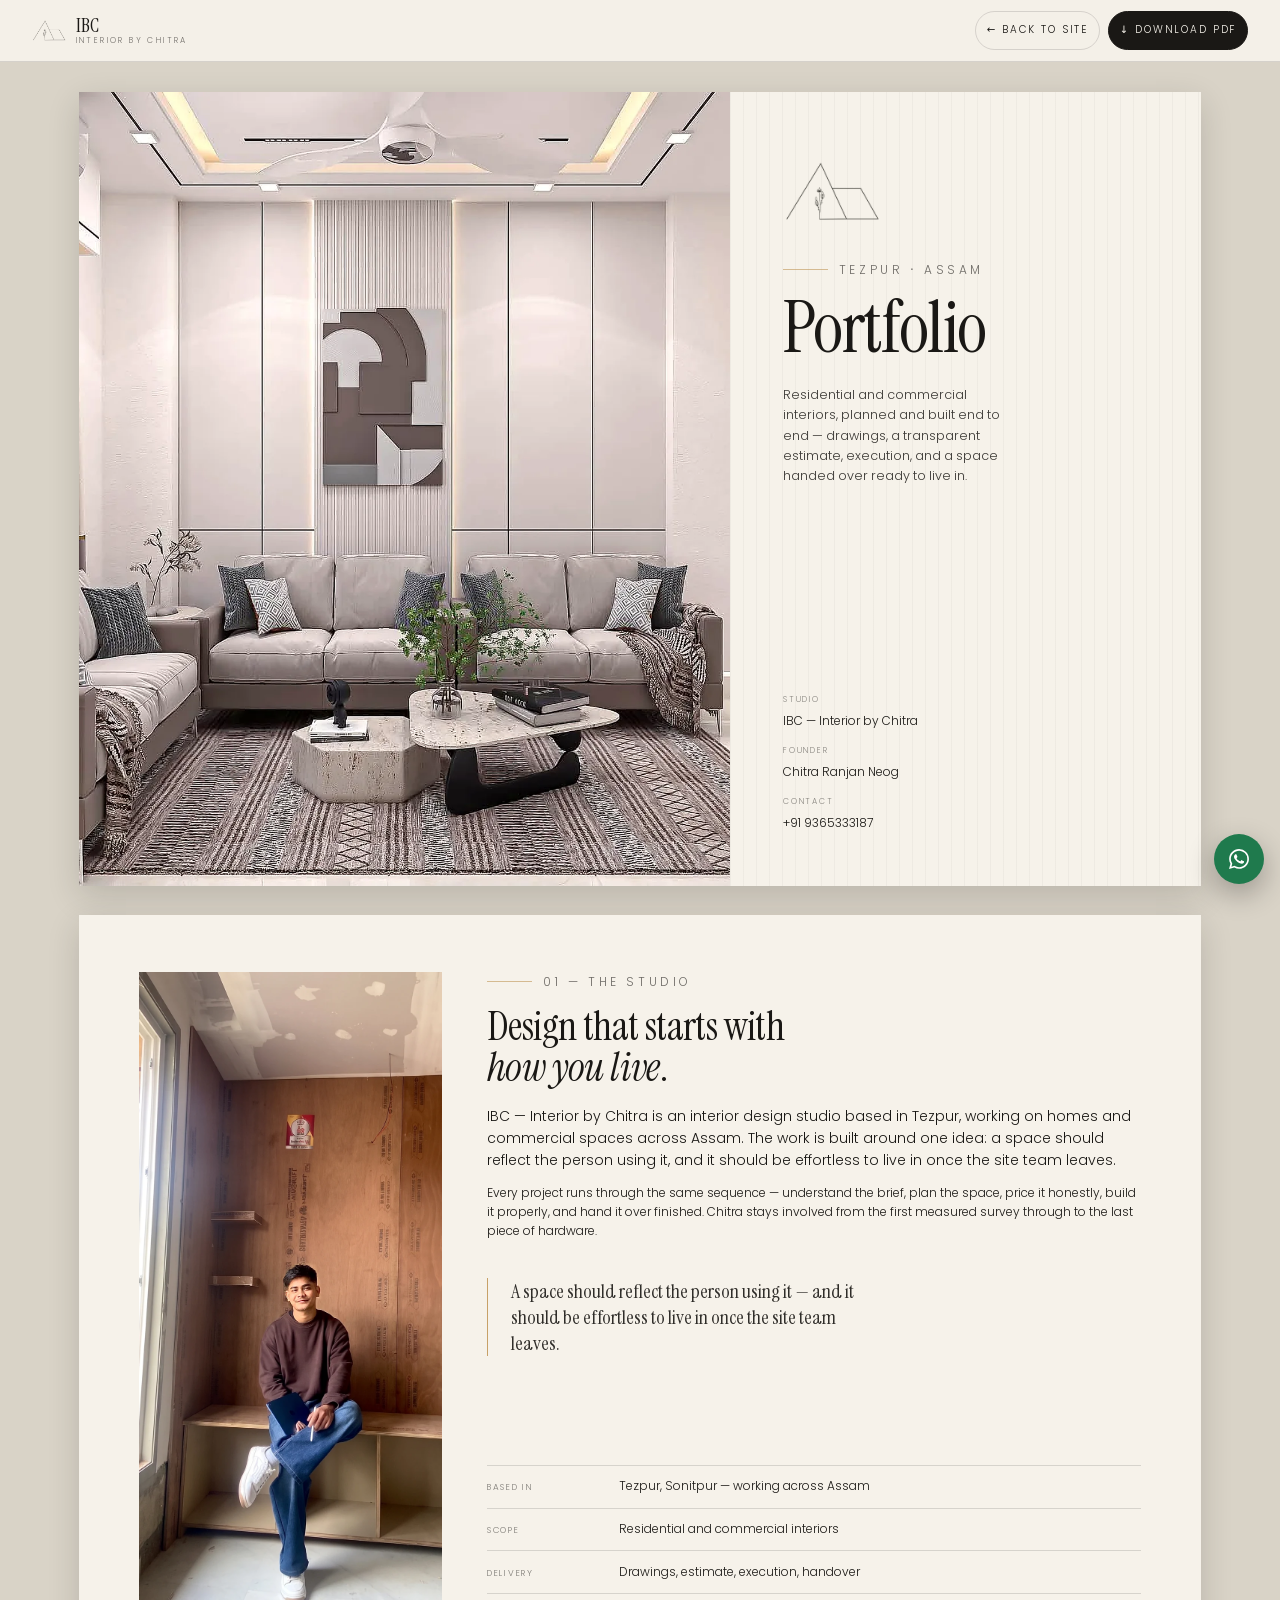
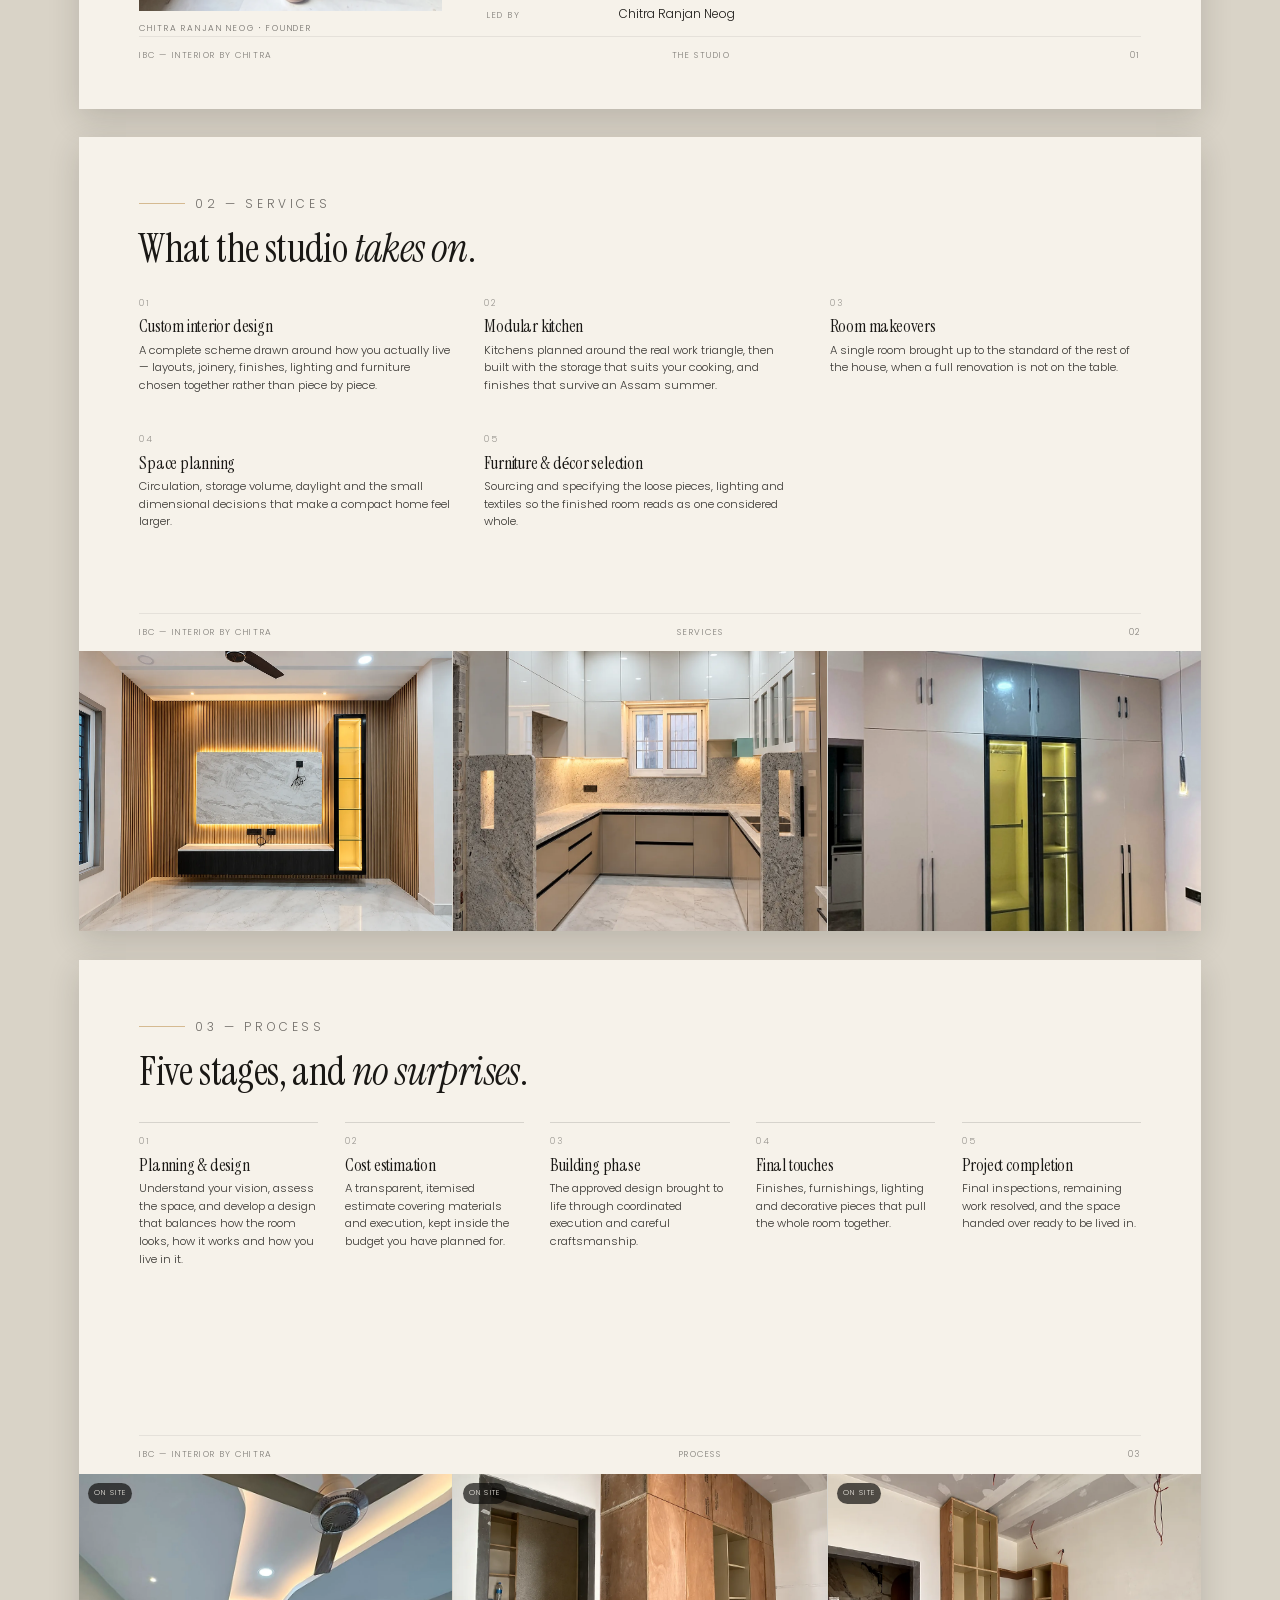
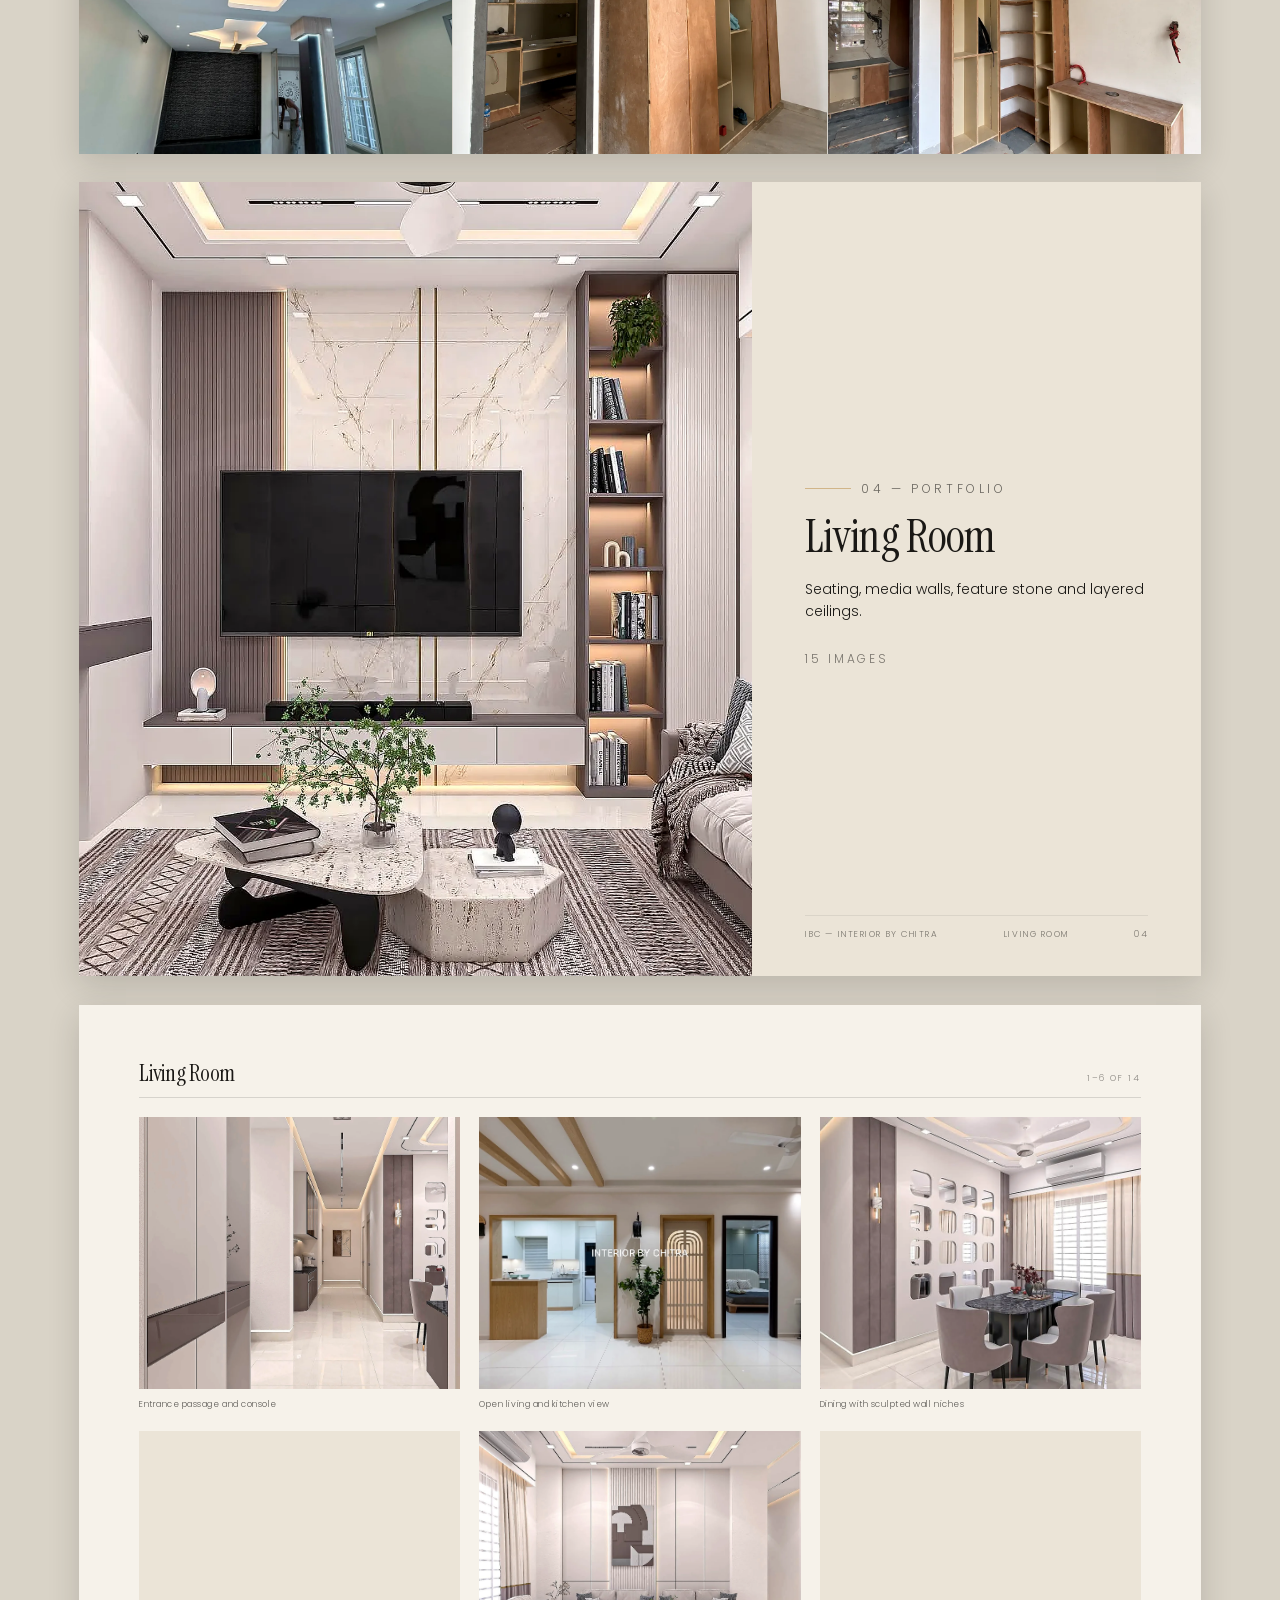
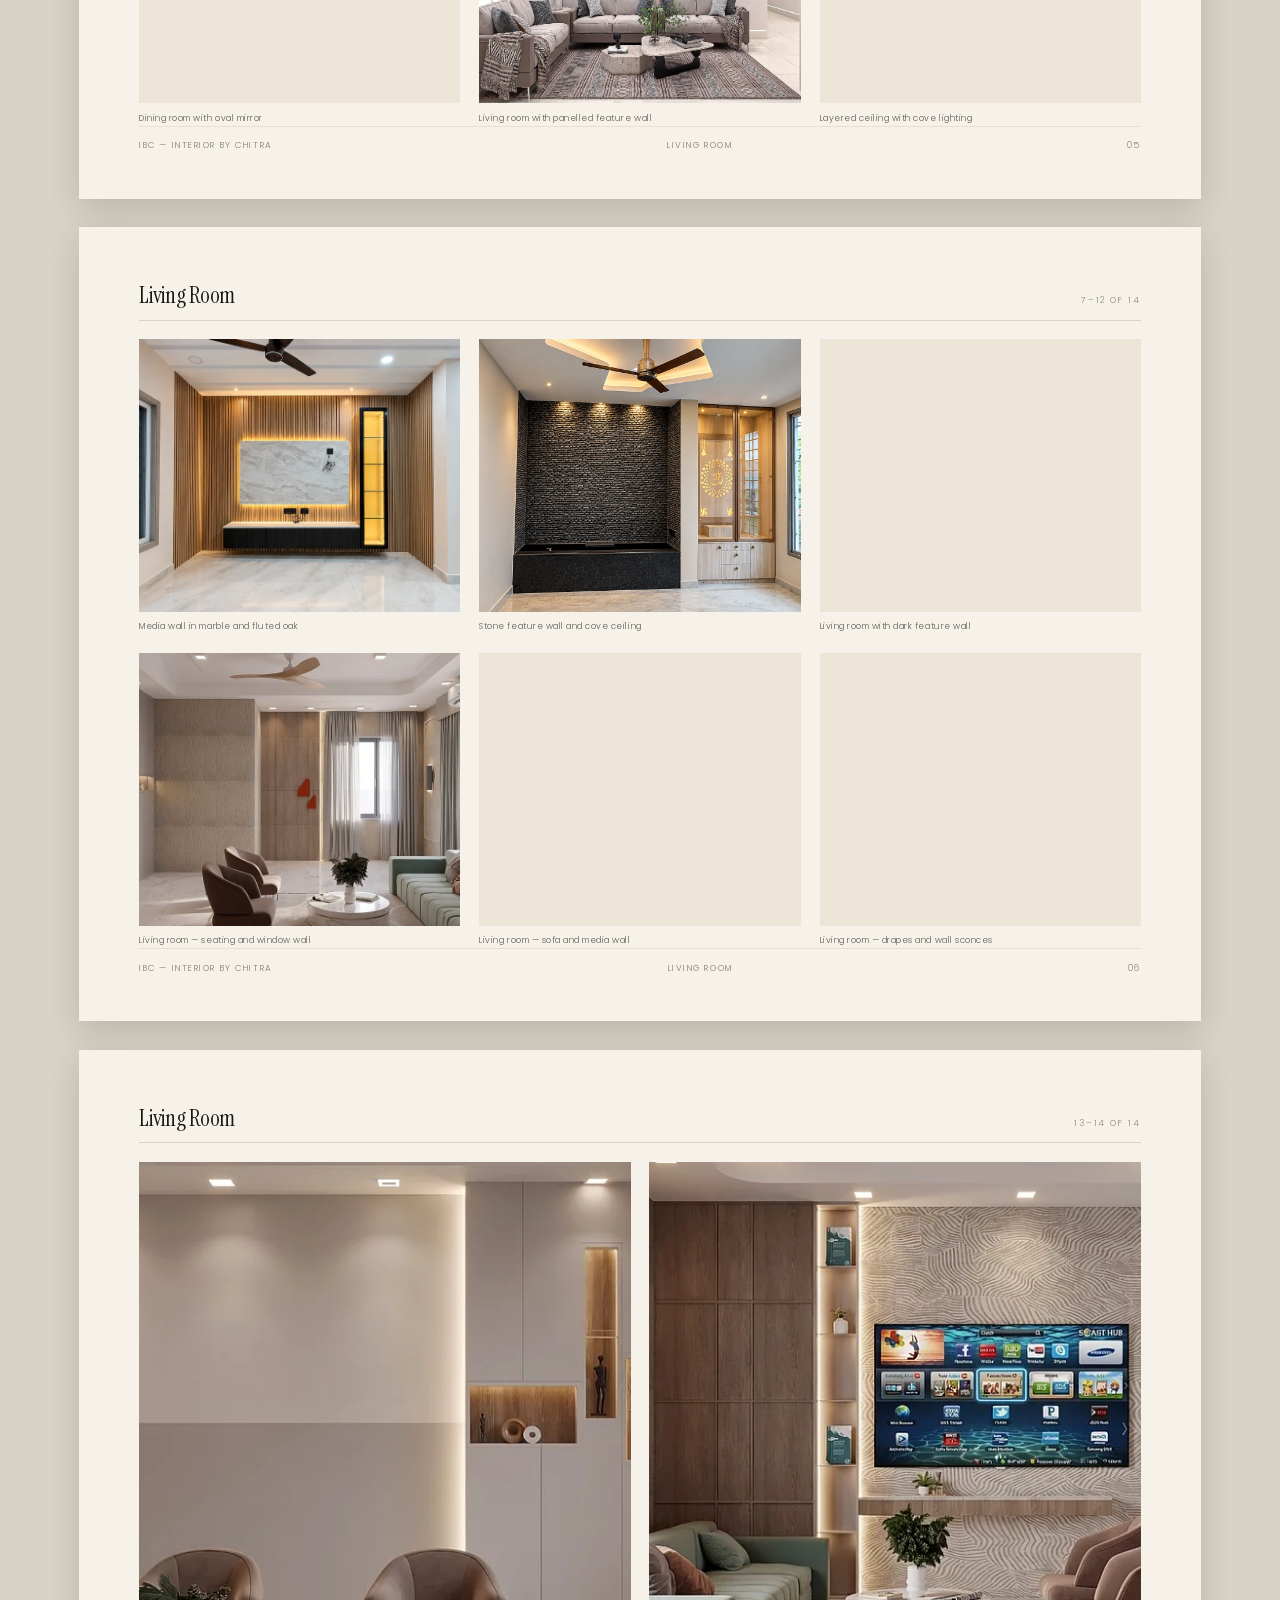
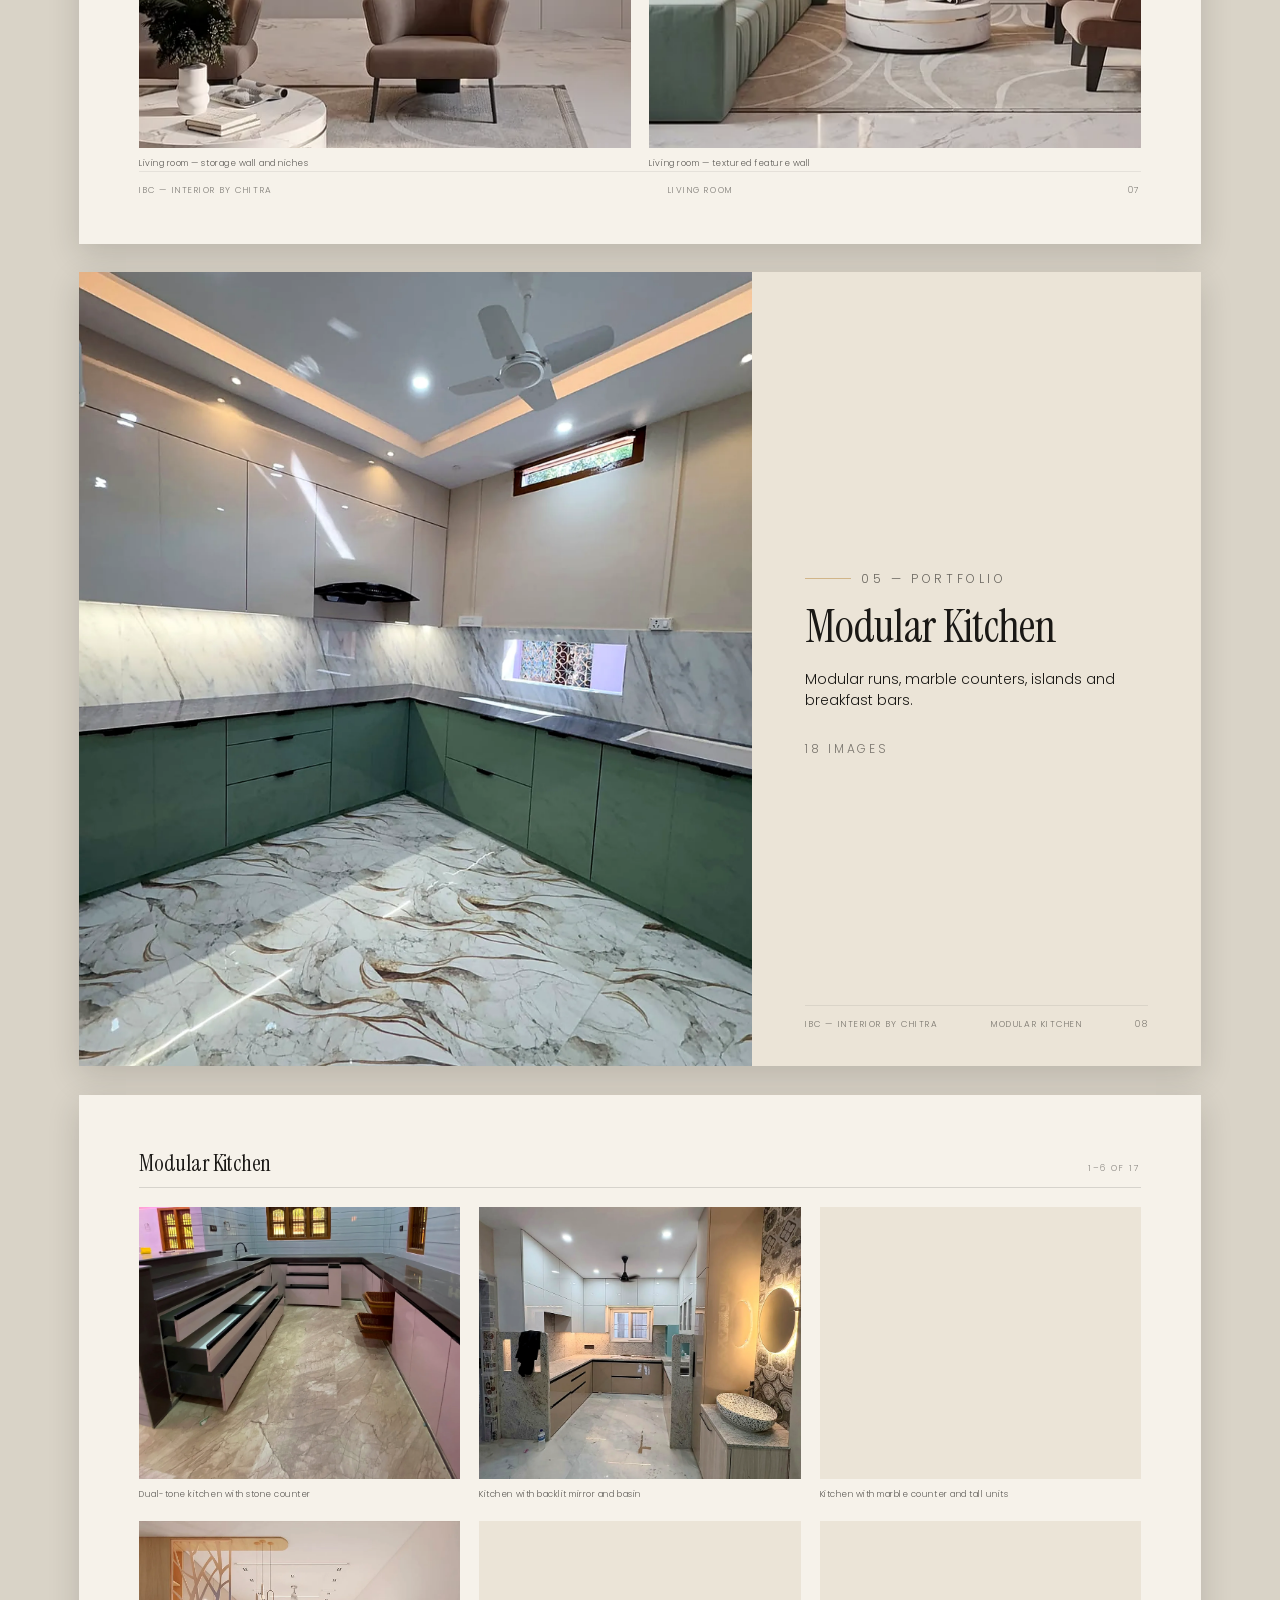
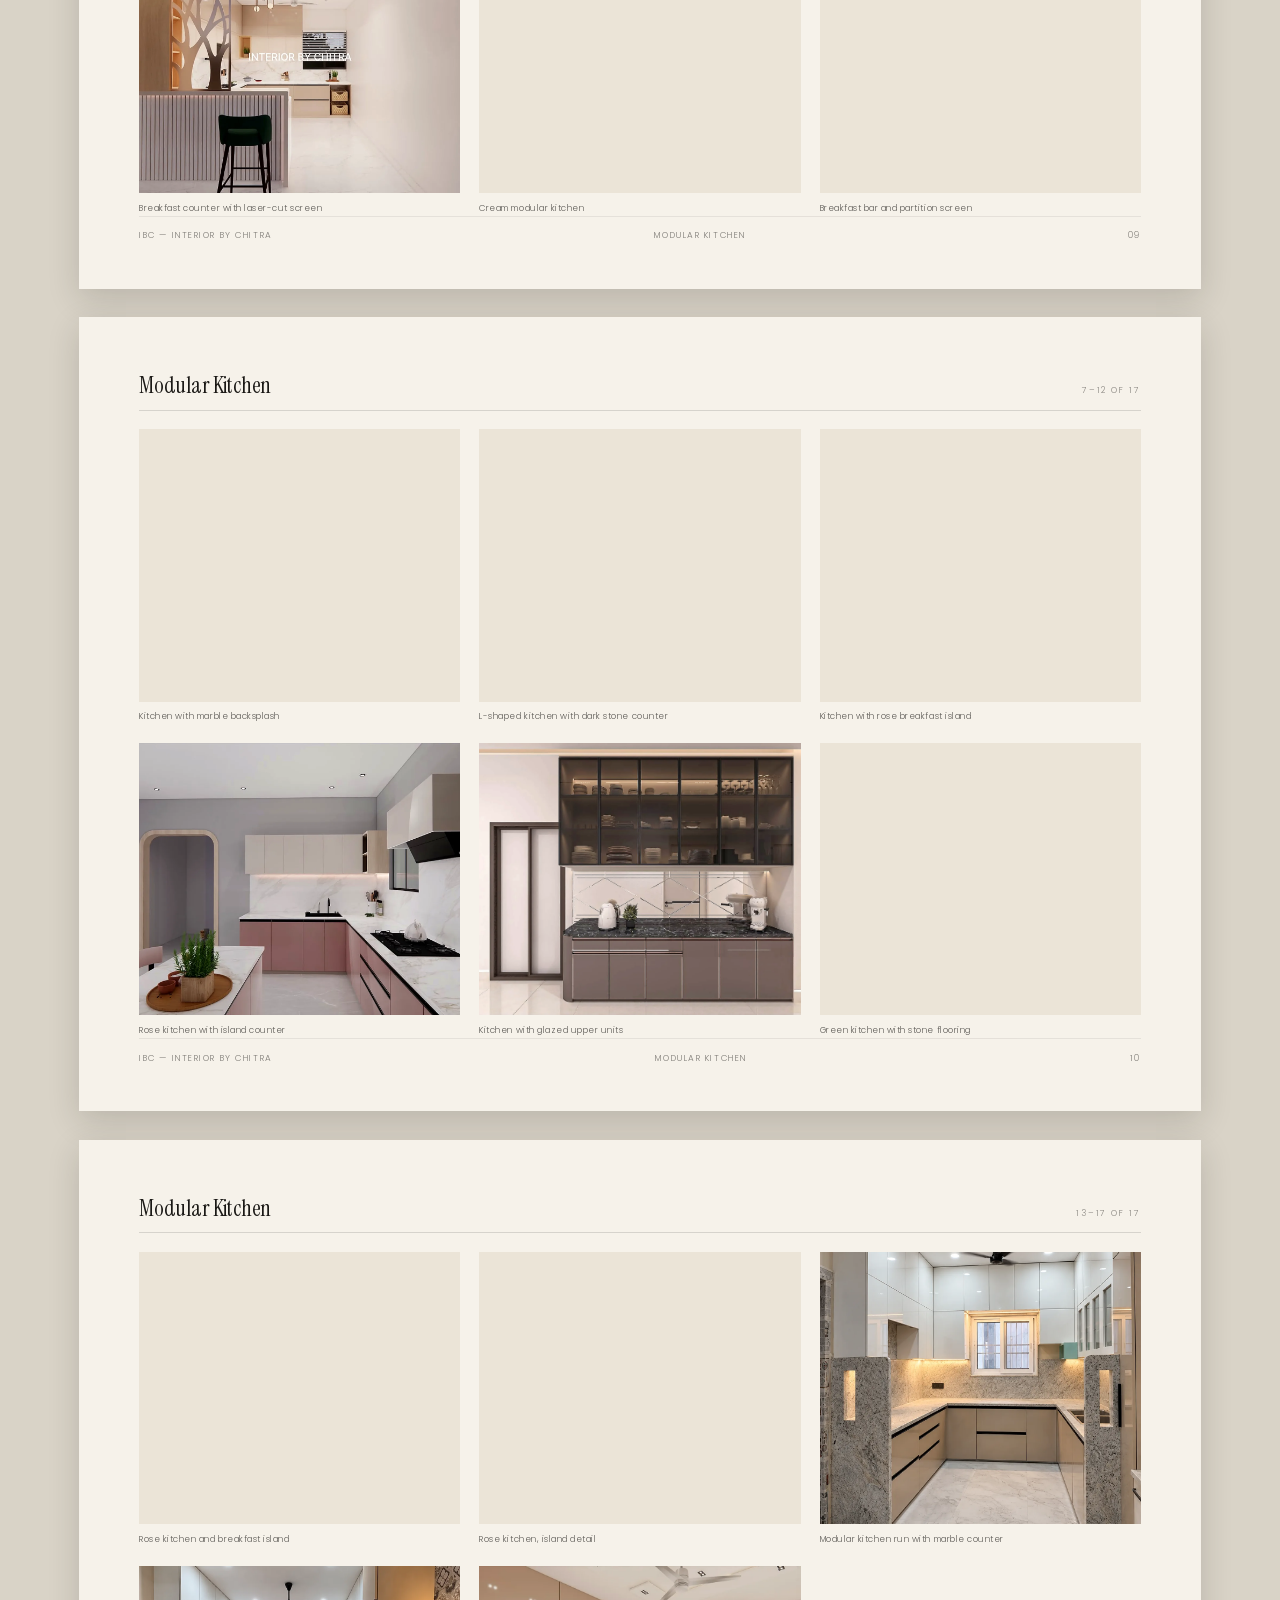
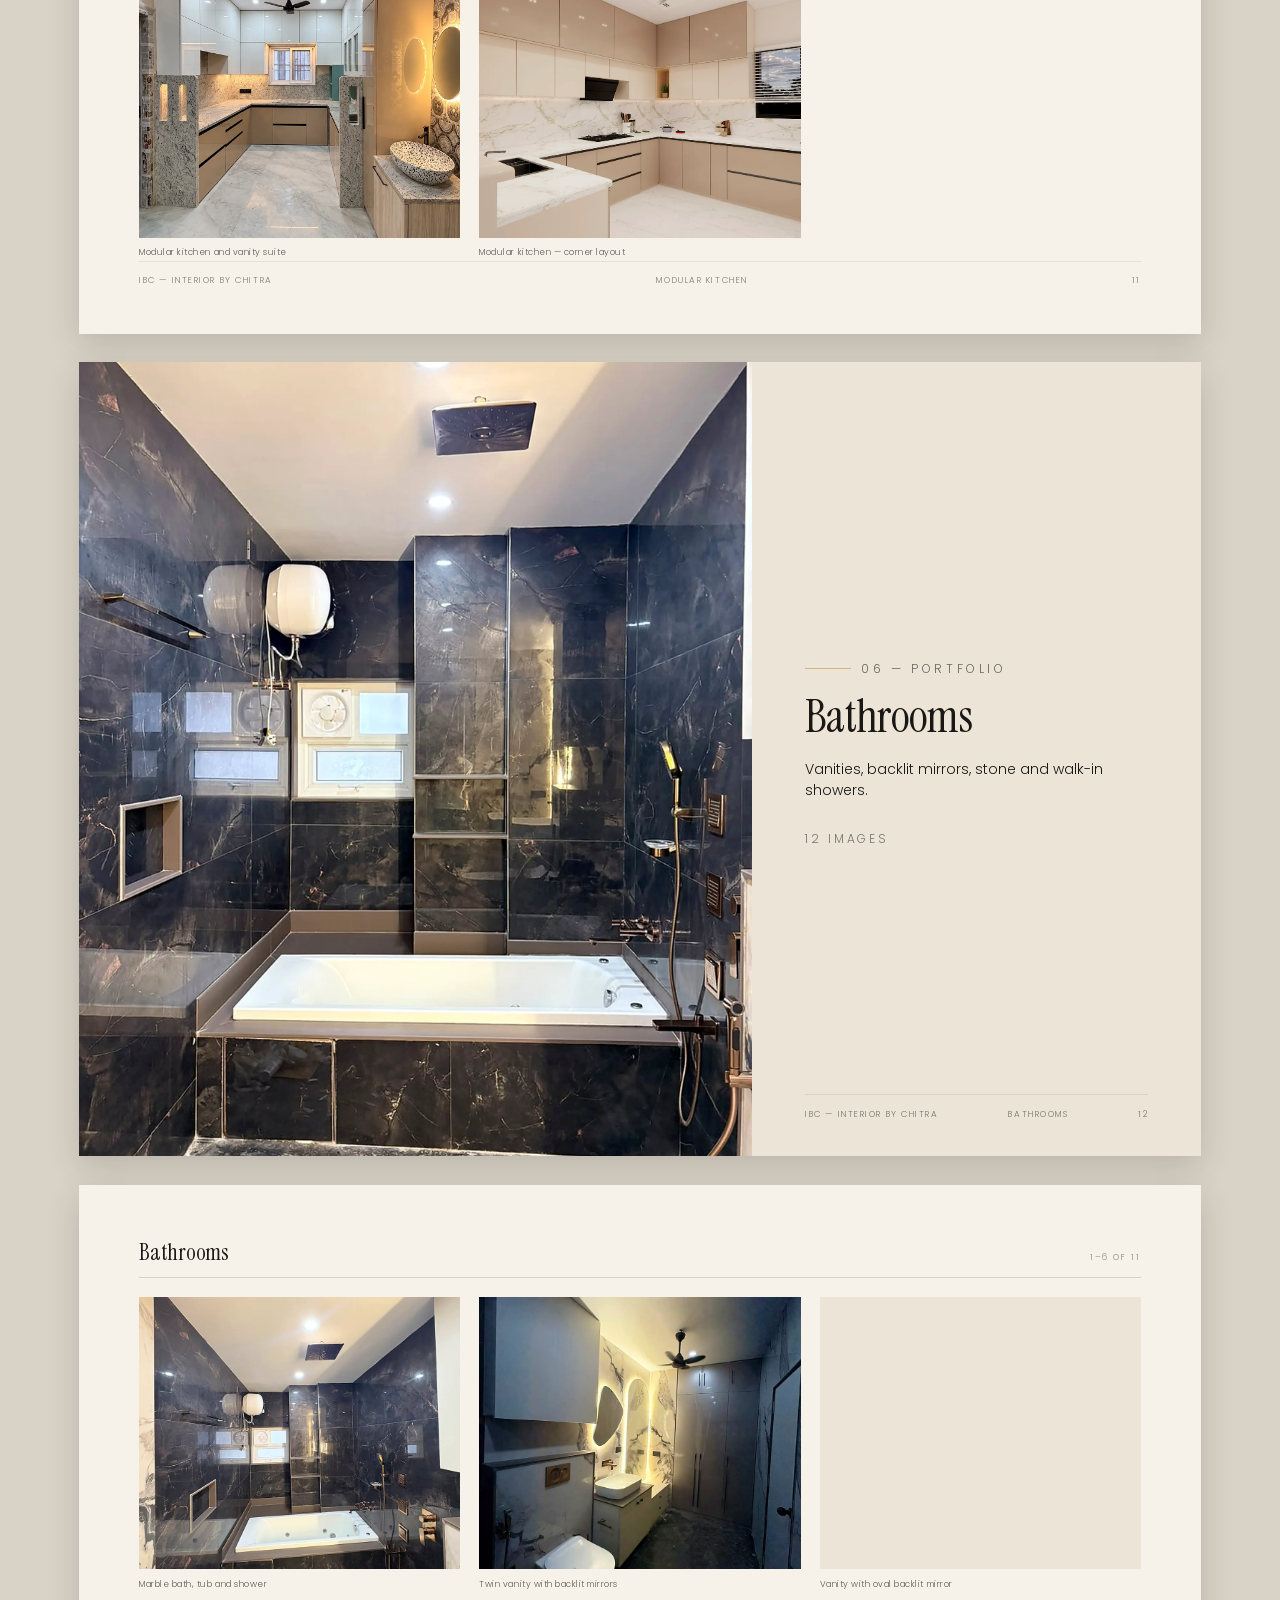
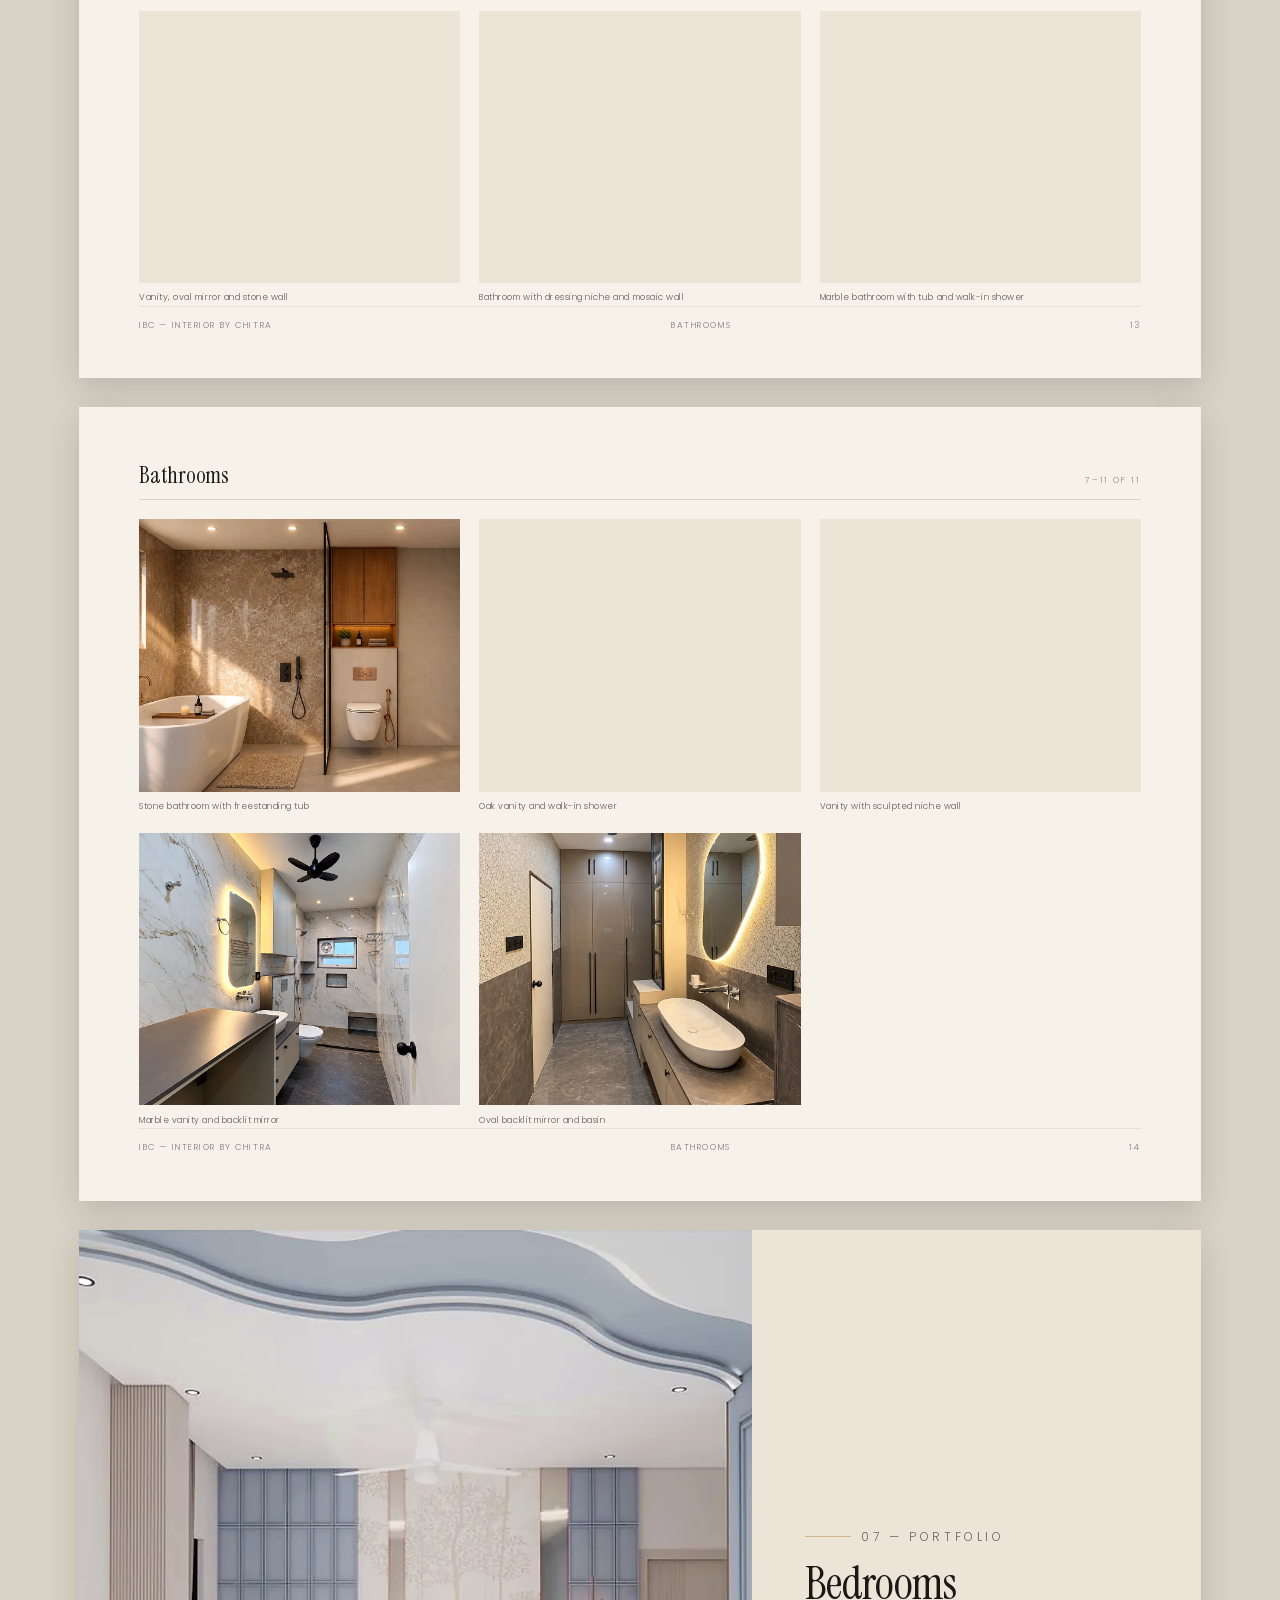
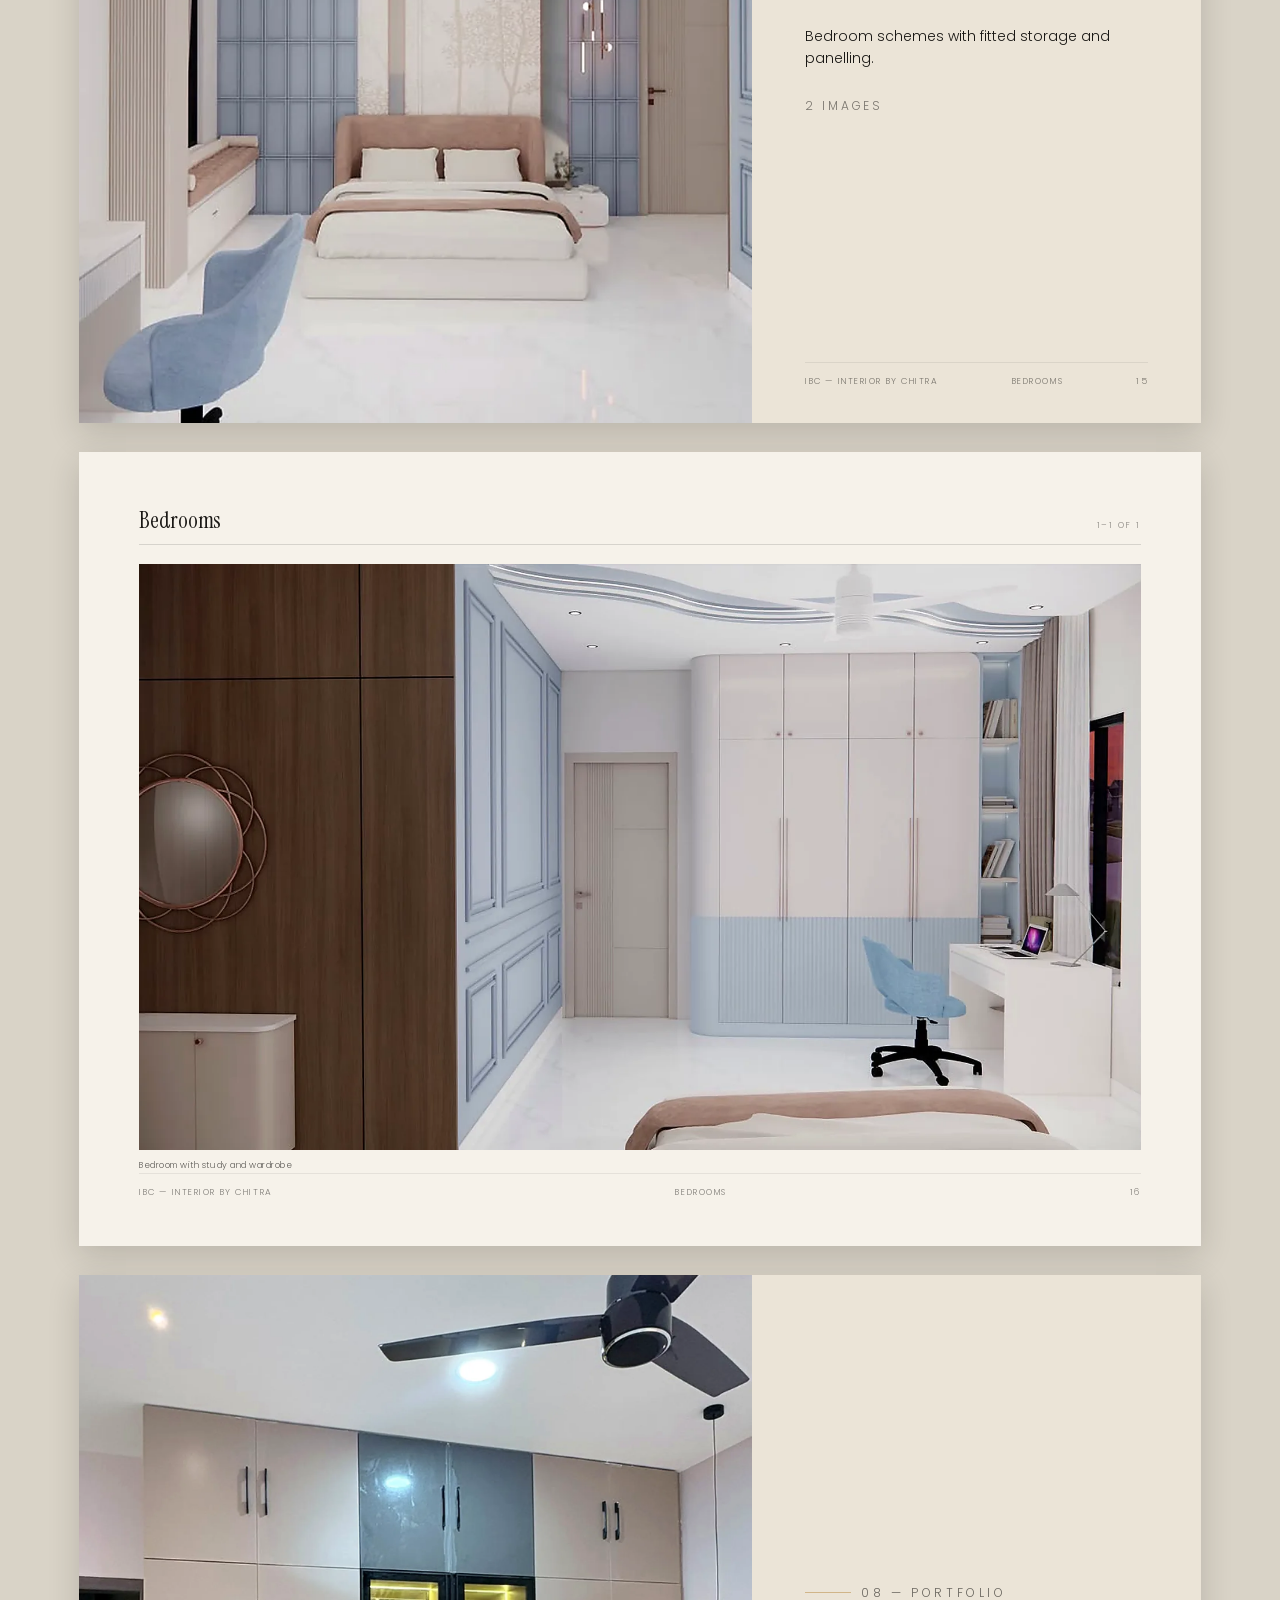
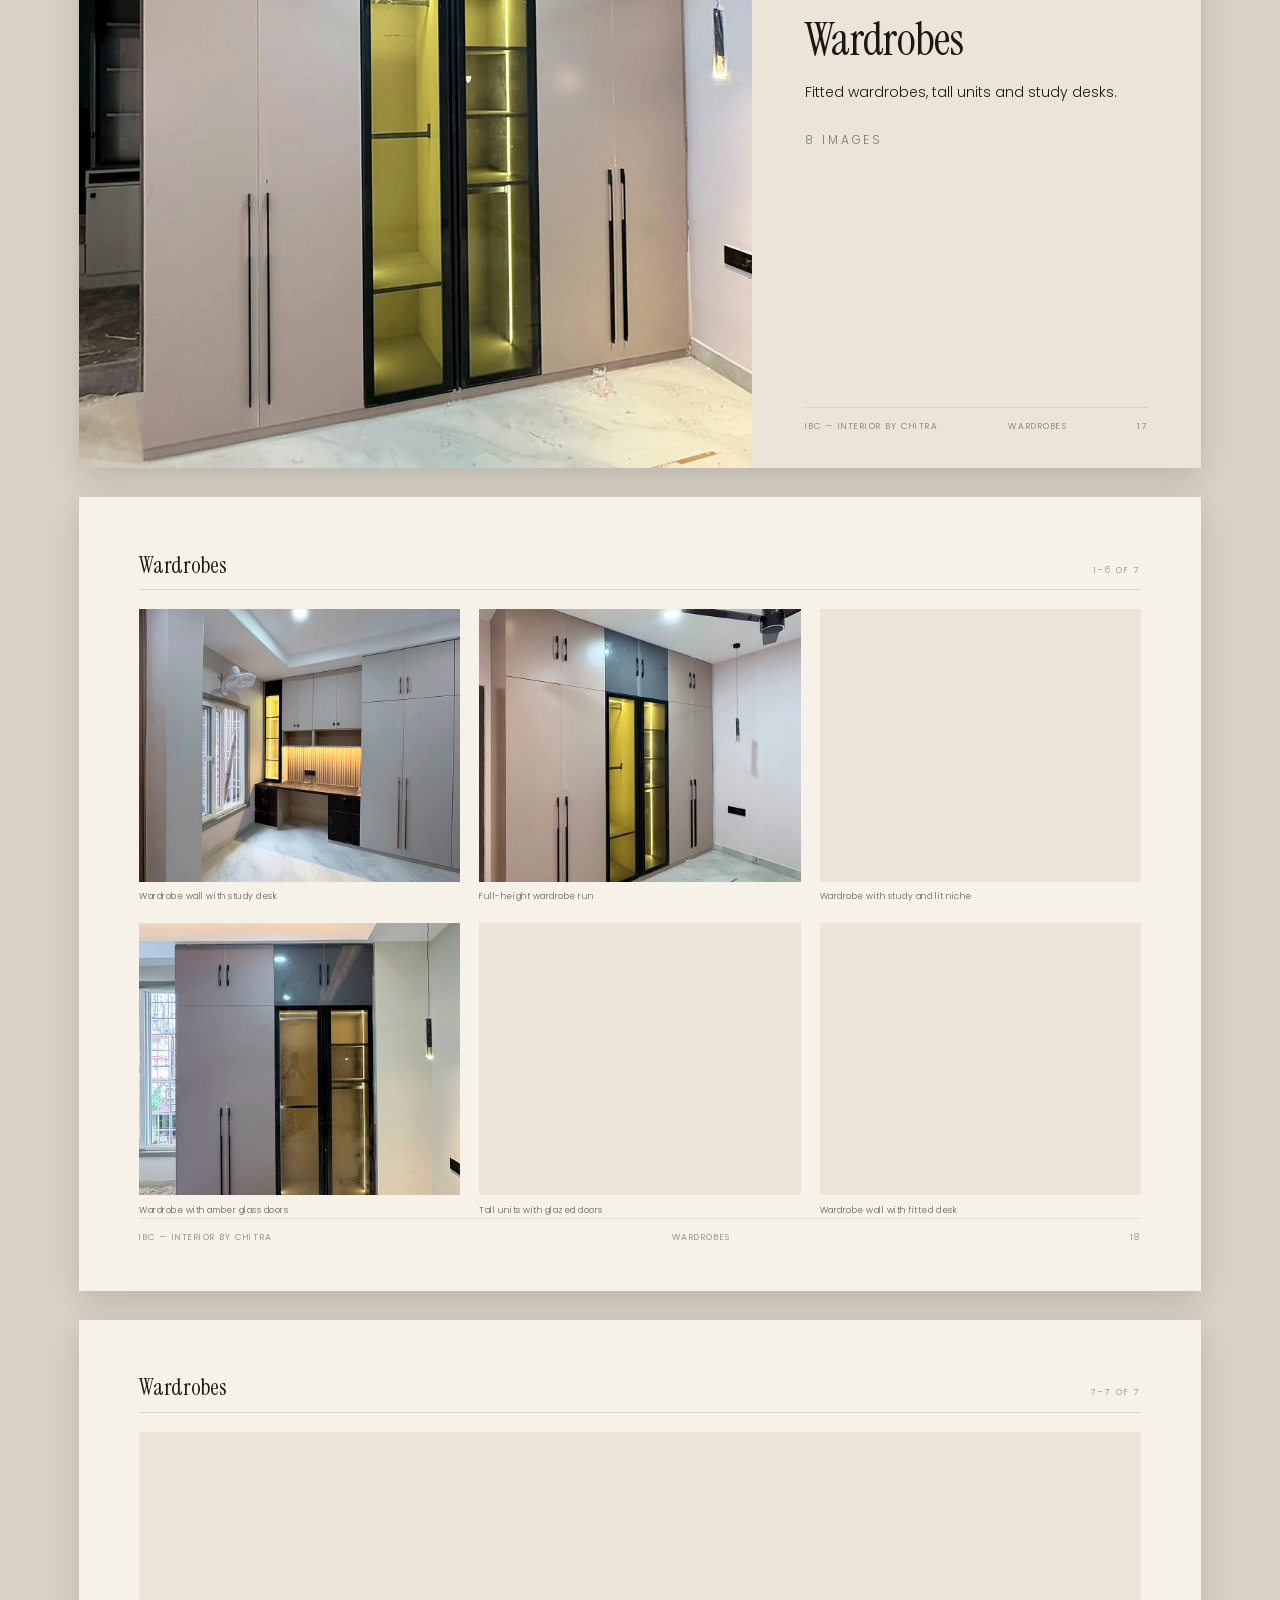
<file: portfolio.html>
<!DOCTYPE html>
<html lang="en" class="no-js">
<head>
<meta charset="utf-8">
<meta name="viewport" content="width=device-width, initial-scale=1, viewport-fit=cover">
<title>Portfolio — IBC Interior by Chitra | Interior Designer in Tezpur</title>
<meta name="description" content="The full project portfolio of IBC — Interior by Chitra, an interior design studio in Tezpur, Assam. Living rooms, modular kitchens, bathrooms, wardrobes and joinery, with a downloadable PDF.">
<link rel="icon" href="assets/icons/favicon.svg" type="image/svg+xml">
<link rel="icon" href="assets/icons/favicon-32.png" sizes="32x32" type="image/png">
<link rel="apple-touch-icon" href="assets/icons/apple-touch-icon.png">
<meta property="og:title" content="Portfolio — IBC Interior by Chitra">
<meta property="og:description" content="Living rooms, modular kitchens, bathrooms and joinery by IBC, Tezpur.">
<meta property="og:type" content="website">
<link rel="stylesheet" href="assets/css/main.css">
<link rel="stylesheet" href="assets/css/portfolio.css">
</head>
<body class="pf-body">

<header class="pf-bar">
  <a class="pf-bar__brand" href="index.html">
    <img src="assets/img/logo-mark.png" alt="" width="34" height="21">
    <span>IBC<small>Interior by Chitra</small></span>
  </a>
  <nav class="pf-bar__nav" aria-label="Portfolio">
    <a href="index.html">&larr; Back to site</a>
    <a class="pf-bar__dl" href="IBC-Interior-by-Chitra-Portfolio.pdf" download>
      <span aria-hidden="true">&#8595;</span> Download PDF</a>
  </nav>
</header>

<main class="pf-doc" id="main">
<section class="pf-page pf-cover">
  <div class="pf-cover__img"><img class="" src="assets/img/work/living-room/living-living-room-with-panelled-feature-wall-6.webp" alt="Living room with panelled feature wall — IBC, Tezpur" loading="lazy" decoding="async"></div>
  <div class="pf-cover__panel">
    <img class="pf-cover__mark" src="assets/img/logo-mark.png" alt="" width="120" height="75">
    <p class="pf-kicker">Tezpur &middot; Assam</p>
    <h1>Portfolio</h1>
    <p class="pf-cover__sub">Residential and commercial interiors, planned and built end to
      end &mdash; drawings, a transparent estimate, execution, and a space handed over ready
      to live in.</p>
    <div class="pf-cover__meta">
      <div><dt>Studio</dt><dd>IBC &mdash; Interior by Chitra</dd></div>
      <div><dt>Founder</dt><dd>Chitra Ranjan Neog</dd></div>
      <div><dt>Contact</dt><dd>+91 9365333187</dd></div>
    </div>
  </div>
</section>
<section class="pf-page "><div class="pf-split">
  <figure class="pf-portrait">
    <img src="assets/img/studio/chitra-neog.webp" alt="Chitra Ranjan Neog on site"
         loading="lazy" decoding="async">
    <figcaption>Chitra Ranjan Neog &middot; Founder</figcaption>
  </figure>
  <div>
    <p class="pf-kicker">01 &mdash; The studio</p>
    <h2>Design that starts with<br><em>how you live</em>.</h2>
    <p class="pf-lede">IBC &mdash; Interior by Chitra is an interior design studio based in Tezpur,
      working on homes and commercial spaces across Assam. The work is built around one idea:
      a space should reflect the person using it, and it should be effortless to live in once
      the site team leaves.</p>
    <p>Every project runs through the same sequence &mdash; understand the brief, plan the space,
      price it honestly, build it properly, and hand it over finished. Chitra stays involved from
      the first measured survey through to the last piece of hardware.</p>
    <blockquote class="pf-quote">A space should reflect the person using it &mdash; and it
      should be effortless to live in once the site team leaves.</blockquote>
    <dl class="pf-facts"><div><dt>Based in</dt><dd>Tezpur, Sonitpur — working across Assam</dd></div><div><dt>Scope</dt><dd>Residential and commercial interiors</dd></div><div><dt>Delivery</dt><dd>Drawings, estimate, execution, handover</dd></div><div><dt>Led by</dt><dd>Chitra Ranjan Neog</dd></div></dl></div></div><footer class="pf-foot"><span>IBC — Interior by Chitra</span><span>The studio</span><span class="num">01</span></footer></section>
<section class="pf-page pf-page--band"><p class="pf-kicker">02 &mdash; Services</p><h2>What the studio <em>takes on</em>.</h2><div class="pf-svc"><div class="pf-svc__i"><span class="num">01</span><h3>Custom interior design</h3><p>A complete scheme drawn around how you actually live — layouts, joinery, finishes, lighting and furniture chosen together rather than piece by piece.</p></div><div class="pf-svc__i"><span class="num">02</span><h3>Modular kitchen</h3><p>Kitchens planned around the real work triangle, then built with the storage that suits your cooking, and finishes that survive an Assam summer.</p></div><div class="pf-svc__i"><span class="num">03</span><h3>Room makeovers</h3><p>A single room brought up to the standard of the rest of the house, when a full renovation is not on the table.</p></div><div class="pf-svc__i"><span class="num">04</span><h3>Space planning</h3><p>Circulation, storage volume, daylight and the small dimensional decisions that make a compact home feel larger.</p></div><div class="pf-svc__i"><span class="num">05</span><h3>Furniture & décor selection</h3><p>Sourcing and specifying the loose pieces, lighting and textiles so the finished room reads as one considered whole.</p></div></div><div class="pf-band"><figure><img class="" src="assets/img/work/living-room/living-media-wall-in-marble-and-fluted-oak-8.webp" alt="Media wall in marble and fluted oak — IBC, Tezpur" loading="lazy" decoding="async"></figure><figure><img class="" src="assets/img/work/modular-kitchen/modular-modular-kitchen-run-with-marble-counter-16.webp" alt="Modular kitchen run with marble counter — IBC, Tezpur" loading="lazy" decoding="async"></figure><figure><img class="" src="assets/img/work/wardrobes/wardrobes-wardrobe-with-amber-glass-columns-1.webp" alt="Wardrobe with amber glass columns — IBC, Tezpur" loading="lazy" decoding="async"></figure></div><footer class="pf-foot"><span>IBC — Interior by Chitra</span><span>Services</span><span class="num">02</span></footer></section>
<section class="pf-page pf-page--band"><p class="pf-kicker">03 &mdash; Process</p><h2>Five stages, and <em>no surprises</em>.</h2><div class="pf-proc"><div class="pf-proc__i"><span class="num">01</span><h3>Planning &amp; design</h3><p>Understand your vision, assess the space, and develop a design that balances how the room looks, how it works and how you live in it.</p></div><div class="pf-proc__i"><span class="num">02</span><h3>Cost estimation</h3><p>A transparent, itemised estimate covering materials and execution, kept inside the budget you have planned for.</p></div><div class="pf-proc__i"><span class="num">03</span><h3>Building phase</h3><p>The approved design brought to life through coordinated execution and careful craftsmanship.</p></div><div class="pf-proc__i"><span class="num">04</span><h3>Final touches</h3><p>Finishes, furnishings, lighting and decorative pieces that pull the whole room together.</p></div><div class="pf-proc__i"><span class="num">05</span><h3>Project completion</h3><p>Final inspections, remaining work resolved, and the space handed over ready to be lived in.</p></div></div><div class="pf-band"><figure><img class="" src="assets/img/work/ongoing-work/ongoing-ceiling-and-curtain-track-being-finished-8.webp" alt="Ceiling and curtain track being finished — IBC, Tezpur" loading="lazy" decoding="async"><span class="pf-tag">On site</span></figure><figure><img class="" src="assets/img/work/ongoing-work/ongoing-timber-partition-and-wardrobe-carcass-9.webp" alt="Timber partition and wardrobe carcass — IBC, Tezpur" loading="lazy" decoding="async"><span class="pf-tag">On site</span></figure><figure><img class="" src="assets/img/work/ongoing-work/ongoing-corner-joinery-under-installation-10.webp" alt="Corner joinery under installation — IBC, Tezpur" loading="lazy" decoding="async"><span class="pf-tag">On site</span></figure></div><footer class="pf-foot"><span>IBC — Interior by Chitra</span><span>Process</span><span class="num">03</span></footer></section>
<section class="pf-page pf-page--divider"><div class="pf-divider"><div class="pf-divider__img"><img class="" src="assets/img/work/living-room/living-living-room-with-media-wall-2.webp" alt="Living room with media wall — IBC, Tezpur" loading="lazy" decoding="async"></div><div class="pf-divider__txt"><p class="pf-kicker">04 &mdash; Portfolio</p><h2>Living Room</h2><p class="pf-lede">Seating, media walls, feature stone and layered ceilings.</p><p class="pf-count num">15 images</p></div></div><footer class="pf-foot"><span>IBC — Interior by Chitra</span><span>Living Room</span><span class="num">04</span></footer></section>
<section class="pf-page "><div class="pf-gridhead"><h3>Living Room</h3><span class="num">1&ndash;6 of 14</span></div><div class="pf-grid pf-grid--6"><figure class="pf-cell"><img class="" src="assets/img/work/living-room/living-entrance-passage-and-console-1.webp" alt="Entrance passage and console — IBC, Tezpur" loading="lazy" decoding="async"><figcaption>Entrance passage and console</figcaption></figure><figure class="pf-cell"><img class="" src="assets/img/work/living-room/living-open-living-and-kitchen-view-3.webp" alt="Open living and kitchen view — IBC, Tezpur" loading="lazy" decoding="async"><figcaption>Open living and kitchen view</figcaption></figure><figure class="pf-cell"><img class="" src="assets/img/work/living-room/living-dining-with-sculpted-wall-niches-4.webp" alt="Dining with sculpted wall niches — IBC, Tezpur" loading="lazy" decoding="async"><figcaption>Dining with sculpted wall niches</figcaption></figure><figure class="pf-cell"><img class="" src="assets/img/work/living-room/living-dining-room-with-oval-mirror-5.webp" alt="Dining room with oval mirror — IBC, Tezpur" loading="lazy" decoding="async"><figcaption>Dining room with oval mirror</figcaption></figure><figure class="pf-cell"><img class="" src="assets/img/work/living-room/living-living-room-with-panelled-feature-wall-6.webp" alt="Living room with panelled feature wall — IBC, Tezpur" loading="lazy" decoding="async"><figcaption>Living room with panelled feature wall</figcaption></figure><figure class="pf-cell"><img class="" src="assets/img/work/living-room/living-layered-ceiling-with-cove-lighting-7.webp" alt="Layered ceiling with cove lighting — IBC, Tezpur" loading="lazy" decoding="async"><figcaption>Layered ceiling with cove lighting</figcaption></figure></div><footer class="pf-foot"><span>IBC — Interior by Chitra</span><span>Living Room</span><span class="num">05</span></footer></section>
<section class="pf-page "><div class="pf-gridhead"><h3>Living Room</h3><span class="num">7&ndash;12 of 14</span></div><div class="pf-grid pf-grid--6"><figure class="pf-cell"><img class="" src="assets/img/work/living-room/living-media-wall-in-marble-and-fluted-oak-8.webp" alt="Media wall in marble and fluted oak — IBC, Tezpur" loading="lazy" decoding="async"><figcaption>Media wall in marble and fluted oak</figcaption></figure><figure class="pf-cell"><img class="" src="assets/img/work/living-room/living-stone-feature-wall-and-cove-ceiling-9.webp" alt="Stone feature wall and cove ceiling — IBC, Tezpur" loading="lazy" decoding="async"><figcaption>Stone feature wall and cove ceiling</figcaption></figure><figure class="pf-cell"><img class="" src="assets/img/work/living-room/living-living-room-with-dark-feature-wall-10.webp" alt="Living room with dark feature wall — IBC, Tezpur" loading="lazy" decoding="async"><figcaption>Living room with dark feature wall</figcaption></figure><figure class="pf-cell"><img class="" src="assets/img/work/living-room/living-living-room-seating-and-window-wall-11.webp" alt="Living room — seating and window wall — IBC, Tezpur" loading="lazy" decoding="async"><figcaption>Living room — seating and window wall</figcaption></figure><figure class="pf-cell"><img class="" src="assets/img/work/living-room/living-living-room-sofa-and-media-wall-12.webp" alt="Living room — sofa and media wall — IBC, Tezpur" loading="lazy" decoding="async"><figcaption>Living room — sofa and media wall</figcaption></figure><figure class="pf-cell"><img class="" src="assets/img/work/living-room/living-living-room-drapes-and-wall-sconces-13.webp" alt="Living room — drapes and wall sconces — IBC, Tezpur" loading="lazy" decoding="async"><figcaption>Living room — drapes and wall sconces</figcaption></figure></div><footer class="pf-foot"><span>IBC — Interior by Chitra</span><span>Living Room</span><span class="num">06</span></footer></section>
<section class="pf-page "><div class="pf-gridhead"><h3>Living Room</h3><span class="num">13&ndash;14 of 14</span></div><div class="pf-grid pf-grid--2"><figure class="pf-cell"><img class="" src="assets/img/work/living-room/living-living-room-storage-wall-and-niches-14.webp" alt="Living room — storage wall and niches — IBC, Tezpur" loading="lazy" decoding="async"><figcaption>Living room — storage wall and niches</figcaption></figure><figure class="pf-cell"><img class="" src="assets/img/work/living-room/living-living-room-textured-feature-wall-15.webp" alt="Living room — textured feature wall — IBC, Tezpur" loading="lazy" decoding="async"><figcaption>Living room — textured feature wall</figcaption></figure></div><footer class="pf-foot"><span>IBC — Interior by Chitra</span><span>Living Room</span><span class="num">07</span></footer></section>
<section class="pf-page pf-page--divider"><div class="pf-divider"><div class="pf-divider__img"><img class="" src="assets/img/work/modular-kitchen/modular-green-kitchen-with-patterned-marble-floo-9.webp" alt="Green kitchen with patterned marble floor — IBC, Tezpur" loading="lazy" decoding="async"></div><div class="pf-divider__txt"><p class="pf-kicker">05 &mdash; Portfolio</p><h2>Modular Kitchen</h2><p class="pf-lede">Modular runs, marble counters, islands and breakfast bars.</p><p class="pf-count num">18 images</p></div></div><footer class="pf-foot"><span>IBC — Interior by Chitra</span><span>Modular Kitchen</span><span class="num">08</span></footer></section>
<section class="pf-page "><div class="pf-gridhead"><h3>Modular Kitchen</h3><span class="num">1&ndash;6 of 17</span></div><div class="pf-grid pf-grid--6"><figure class="pf-cell"><img class="" src="assets/img/work/modular-kitchen/modular-dual-tone-kitchen-with-stone-counter-1.webp" alt="Dual-tone kitchen with stone counter — IBC, Tezpur" loading="lazy" decoding="async"><figcaption>Dual-tone kitchen with stone counter</figcaption></figure><figure class="pf-cell"><img class="" src="assets/img/work/modular-kitchen/modular-kitchen-with-backlit-mirror-and-basin-2.webp" alt="Kitchen with backlit mirror and basin — IBC, Tezpur" loading="lazy" decoding="async"><figcaption>Kitchen with backlit mirror and basin</figcaption></figure><figure class="pf-cell"><img class="" src="assets/img/work/modular-kitchen/modular-kitchen-with-marble-counter-and-tall-uni-3.webp" alt="Kitchen with marble counter and tall units — IBC, Tezpur" loading="lazy" decoding="async"><figcaption>Kitchen with marble counter and tall units</figcaption></figure><figure class="pf-cell"><img class="" src="assets/img/work/modular-kitchen/modular-breakfast-counter-with-laser-cut-screen-4.webp" alt="Breakfast counter with laser-cut screen — IBC, Tezpur" loading="lazy" decoding="async"><figcaption>Breakfast counter with laser-cut screen</figcaption></figure><figure class="pf-cell"><img class="" src="assets/img/work/modular-kitchen/modular-cream-modular-kitchen-5.webp" alt="Cream modular kitchen — IBC, Tezpur" loading="lazy" decoding="async"><figcaption>Cream modular kitchen</figcaption></figure><figure class="pf-cell"><img class="" src="assets/img/work/modular-kitchen/modular-breakfast-bar-and-partition-screen-6.webp" alt="Breakfast bar and partition screen — IBC, Tezpur" loading="lazy" decoding="async"><figcaption>Breakfast bar and partition screen</figcaption></figure></div><footer class="pf-foot"><span>IBC — Interior by Chitra</span><span>Modular Kitchen</span><span class="num">09</span></footer></section>
<section class="pf-page "><div class="pf-gridhead"><h3>Modular Kitchen</h3><span class="num">7&ndash;12 of 17</span></div><div class="pf-grid pf-grid--6"><figure class="pf-cell"><img class="" src="assets/img/work/modular-kitchen/modular-kitchen-with-marble-backsplash-7.webp" alt="Kitchen with marble backsplash — IBC, Tezpur" loading="lazy" decoding="async"><figcaption>Kitchen with marble backsplash</figcaption></figure><figure class="pf-cell"><img class="" src="assets/img/work/modular-kitchen/modular-l-shaped-kitchen-with-dark-stone-counter-8.webp" alt="L-shaped kitchen with dark stone counter — IBC, Tezpur" loading="lazy" decoding="async"><figcaption>L-shaped kitchen with dark stone counter</figcaption></figure><figure class="pf-cell"><img class="" src="assets/img/work/modular-kitchen/modular-kitchen-with-rose-breakfast-island-10.webp" alt="Kitchen with rose breakfast island — IBC, Tezpur" loading="lazy" decoding="async"><figcaption>Kitchen with rose breakfast island</figcaption></figure><figure class="pf-cell"><img class="" src="assets/img/work/modular-kitchen/modular-rose-kitchen-with-island-counter-11.webp" alt="Rose kitchen with island counter — IBC, Tezpur" loading="lazy" decoding="async"><figcaption>Rose kitchen with island counter</figcaption></figure><figure class="pf-cell"><img class="" src="assets/img/work/modular-kitchen/modular-kitchen-with-glazed-upper-units-12.webp" alt="Kitchen with glazed upper units — IBC, Tezpur" loading="lazy" decoding="async"><figcaption>Kitchen with glazed upper units</figcaption></figure><figure class="pf-cell"><img class="" src="assets/img/work/modular-kitchen/modular-green-kitchen-with-stone-flooring-13.webp" alt="Green kitchen with stone flooring — IBC, Tezpur" loading="lazy" decoding="async"><figcaption>Green kitchen with stone flooring</figcaption></figure></div><footer class="pf-foot"><span>IBC — Interior by Chitra</span><span>Modular Kitchen</span><span class="num">10</span></footer></section>
<section class="pf-page "><div class="pf-gridhead"><h3>Modular Kitchen</h3><span class="num">13&ndash;17 of 17</span></div><div class="pf-grid pf-grid--5"><figure class="pf-cell"><img class="" src="assets/img/work/modular-kitchen/modular-rose-kitchen-and-breakfast-island-14.webp" alt="Rose kitchen and breakfast island — IBC, Tezpur" loading="lazy" decoding="async"><figcaption>Rose kitchen and breakfast island</figcaption></figure><figure class="pf-cell"><img class="" src="assets/img/work/modular-kitchen/modular-rose-kitchen-island-detail-15.webp" alt="Rose kitchen, island detail — IBC, Tezpur" loading="lazy" decoding="async"><figcaption>Rose kitchen, island detail</figcaption></figure><figure class="pf-cell"><img class="" src="assets/img/work/modular-kitchen/modular-modular-kitchen-run-with-marble-counter-16.webp" alt="Modular kitchen run with marble counter — IBC, Tezpur" loading="lazy" decoding="async"><figcaption>Modular kitchen run with marble counter</figcaption></figure><figure class="pf-cell"><img class="" src="assets/img/work/modular-kitchen/modular-modular-kitchen-and-vanity-suite-17.webp" alt="Modular kitchen and vanity suite — IBC, Tezpur" loading="lazy" decoding="async"><figcaption>Modular kitchen and vanity suite</figcaption></figure><figure class="pf-cell"><img class="" src="assets/img/work/modular-kitchen/modular-modular-kitchen-corner-layout-18.webp" alt="Modular kitchen — corner layout — IBC, Tezpur" loading="lazy" decoding="async"><figcaption>Modular kitchen — corner layout</figcaption></figure></div><footer class="pf-foot"><span>IBC — Interior by Chitra</span><span>Modular Kitchen</span><span class="num">11</span></footer></section>
<section class="pf-page pf-page--divider"><div class="pf-divider"><div class="pf-divider__img"><img class="" src="assets/img/work/bathrooms/bathrooms-dark-marble-bath-with-sunken-tub-1.webp" alt="Dark marble bath with sunken tub — IBC, Tezpur" loading="lazy" decoding="async"></div><div class="pf-divider__txt"><p class="pf-kicker">06 &mdash; Portfolio</p><h2>Bathrooms</h2><p class="pf-lede">Vanities, backlit mirrors, stone and walk-in showers.</p><p class="pf-count num">12 images</p></div></div><footer class="pf-foot"><span>IBC — Interior by Chitra</span><span>Bathrooms</span><span class="num">12</span></footer></section>
<section class="pf-page "><div class="pf-gridhead"><h3>Bathrooms</h3><span class="num">1&ndash;6 of 11</span></div><div class="pf-grid pf-grid--6"><figure class="pf-cell"><img class="" src="assets/img/work/bathrooms/bathrooms-marble-bath-tub-and-shower-2.webp" alt="Marble bath, tub and shower — IBC, Tezpur" loading="lazy" decoding="async"><figcaption>Marble bath, tub and shower</figcaption></figure><figure class="pf-cell"><img class="" src="assets/img/work/bathrooms/bathrooms-twin-vanity-with-backlit-mirrors-3.webp" alt="Twin vanity with backlit mirrors — IBC, Tezpur" loading="lazy" decoding="async"><figcaption>Twin vanity with backlit mirrors</figcaption></figure><figure class="pf-cell"><img class="" src="assets/img/work/bathrooms/bathrooms-vanity-with-oval-backlit-mirror-4.webp" alt="Vanity with oval backlit mirror — IBC, Tezpur" loading="lazy" decoding="async"><figcaption>Vanity with oval backlit mirror</figcaption></figure><figure class="pf-cell"><img class="" src="assets/img/work/bathrooms/bathrooms-vanity-oval-mirror-and-stone-wall-5.webp" alt="Vanity, oval mirror and stone wall — IBC, Tezpur" loading="lazy" decoding="async"><figcaption>Vanity, oval mirror and stone wall</figcaption></figure><figure class="pf-cell"><img class="" src="assets/img/work/bathrooms/bathrooms-bathroom-with-dressing-niche-and-mosaic-6.webp" alt="Bathroom with dressing niche and mosaic wall — IBC, Tezpur" loading="lazy" decoding="async"><figcaption>Bathroom with dressing niche and mosaic wall</figcaption></figure><figure class="pf-cell"><img class="" src="assets/img/work/bathrooms/bathrooms-marble-bathroom-with-tub-and-walk-in-sho-7.webp" alt="Marble bathroom with tub and walk-in shower — IBC, Tezpur" loading="lazy" decoding="async"><figcaption>Marble bathroom with tub and walk-in shower</figcaption></figure></div><footer class="pf-foot"><span>IBC — Interior by Chitra</span><span>Bathrooms</span><span class="num">13</span></footer></section>
<section class="pf-page "><div class="pf-gridhead"><h3>Bathrooms</h3><span class="num">7&ndash;11 of 11</span></div><div class="pf-grid pf-grid--5"><figure class="pf-cell"><img class="" src="assets/img/work/bathrooms/bathrooms-stone-bathroom-with-freestanding-tub-8.webp" alt="Stone bathroom with freestanding tub — IBC, Tezpur" loading="lazy" decoding="async"><figcaption>Stone bathroom with freestanding tub</figcaption></figure><figure class="pf-cell"><img class="" src="assets/img/work/bathrooms/bathrooms-oak-vanity-and-walk-in-shower-9.webp" alt="Oak vanity and walk-in shower — IBC, Tezpur" loading="lazy" decoding="async"><figcaption>Oak vanity and walk-in shower</figcaption></figure><figure class="pf-cell"><img class="" src="assets/img/work/bathrooms/bathrooms-vanity-with-sculpted-niche-wall-10.webp" alt="Vanity with sculpted niche wall — IBC, Tezpur" loading="lazy" decoding="async"><figcaption>Vanity with sculpted niche wall</figcaption></figure><figure class="pf-cell"><img class="" src="assets/img/work/bathrooms/bathrooms-marble-vanity-and-backlit-mirror-11.webp" alt="Marble vanity and backlit mirror — IBC, Tezpur" loading="lazy" decoding="async"><figcaption>Marble vanity and backlit mirror</figcaption></figure><figure class="pf-cell"><img class="" src="assets/img/work/bathrooms/bathrooms-oval-backlit-mirror-and-basin-12.webp" alt="Oval backlit mirror and basin — IBC, Tezpur" loading="lazy" decoding="async"><figcaption>Oval backlit mirror and basin</figcaption></figure></div><footer class="pf-foot"><span>IBC — Interior by Chitra</span><span>Bathrooms</span><span class="num">14</span></footer></section>
<section class="pf-page pf-page--divider"><div class="pf-divider"><div class="pf-divider__img"><img class="" src="assets/img/work/bedrooms/bedrooms-bedroom-with-panelled-wall-2.webp" alt="Bedroom with panelled wall — IBC, Tezpur" loading="lazy" decoding="async"></div><div class="pf-divider__txt"><p class="pf-kicker">07 &mdash; Portfolio</p><h2>Bedrooms</h2><p class="pf-lede">Bedroom schemes with fitted storage and panelling.</p><p class="pf-count num">2 images</p></div></div><footer class="pf-foot"><span>IBC — Interior by Chitra</span><span>Bedrooms</span><span class="num">15</span></footer></section>
<section class="pf-page "><div class="pf-gridhead"><h3>Bedrooms</h3><span class="num">1&ndash;1 of 1</span></div><div class="pf-grid pf-grid--1"><figure class="pf-cell"><img class="" src="assets/img/work/bedrooms/bedrooms-bedroom-with-study-and-wardrobe-1.webp" alt="Bedroom with study and wardrobe — IBC, Tezpur" loading="lazy" decoding="async"><figcaption>Bedroom with study and wardrobe</figcaption></figure></div><footer class="pf-foot"><span>IBC — Interior by Chitra</span><span>Bedrooms</span><span class="num">16</span></footer></section>
<section class="pf-page pf-page--divider"><div class="pf-divider"><div class="pf-divider__img"><img class="" src="assets/img/work/wardrobes/wardrobes-wardrobe-with-amber-glass-columns-1.webp" alt="Wardrobe with amber glass columns — IBC, Tezpur" loading="lazy" decoding="async"></div><div class="pf-divider__txt"><p class="pf-kicker">08 &mdash; Portfolio</p><h2>Wardrobes</h2><p class="pf-lede">Fitted wardrobes, tall units and study desks.</p><p class="pf-count num">8 images</p></div></div><footer class="pf-foot"><span>IBC — Interior by Chitra</span><span>Wardrobes</span><span class="num">17</span></footer></section>
<section class="pf-page "><div class="pf-gridhead"><h3>Wardrobes</h3><span class="num">1&ndash;6 of 7</span></div><div class="pf-grid pf-grid--6"><figure class="pf-cell"><img class="" src="assets/img/work/wardrobes/wardrobes-wardrobe-wall-with-study-desk-2.webp" alt="Wardrobe wall with study desk — IBC, Tezpur" loading="lazy" decoding="async"><figcaption>Wardrobe wall with study desk</figcaption></figure><figure class="pf-cell"><img class="" src="assets/img/work/wardrobes/wardrobes-full-height-wardrobe-run-3.webp" alt="Full-height wardrobe run — IBC, Tezpur" loading="lazy" decoding="async"><figcaption>Full-height wardrobe run</figcaption></figure><figure class="pf-cell"><img class="" src="assets/img/work/wardrobes/wardrobes-wardrobe-with-study-and-lit-niche-4.webp" alt="Wardrobe with study and lit niche — IBC, Tezpur" loading="lazy" decoding="async"><figcaption>Wardrobe with study and lit niche</figcaption></figure><figure class="pf-cell"><img class="" src="assets/img/work/wardrobes/wardrobes-wardrobe-with-amber-glass-doors-5.webp" alt="Wardrobe with amber glass doors — IBC, Tezpur" loading="lazy" decoding="async"><figcaption>Wardrobe with amber glass doors</figcaption></figure><figure class="pf-cell"><img class="" src="assets/img/work/wardrobes/wardrobes-tall-units-with-glazed-doors-6.webp" alt="Tall units with glazed doors — IBC, Tezpur" loading="lazy" decoding="async"><figcaption>Tall units with glazed doors</figcaption></figure><figure class="pf-cell"><img class="" src="assets/img/work/wardrobes/wardrobes-wardrobe-wall-with-fitted-desk-7.webp" alt="Wardrobe wall with fitted desk — IBC, Tezpur" loading="lazy" decoding="async"><figcaption>Wardrobe wall with fitted desk</figcaption></figure></div><footer class="pf-foot"><span>IBC — Interior by Chitra</span><span>Wardrobes</span><span class="num">18</span></footer></section>
<section class="pf-page "><div class="pf-gridhead"><h3>Wardrobes</h3><span class="num">7&ndash;7 of 7</span></div><div class="pf-grid pf-grid--1"><figure class="pf-cell"><img class="" src="assets/img/work/wardrobes/wardrobes-fitted-desk-and-amber-glass-8.webp" alt="Fitted desk and amber glass — IBC, Tezpur" loading="lazy" decoding="async"><figcaption>Fitted desk and amber glass</figcaption></figure></div><footer class="pf-foot"><span>IBC — Interior by Chitra</span><span>Wardrobes</span><span class="num">19</span></footer></section>
<section class="pf-page pf-page--divider"><div class="pf-divider"><div class="pf-divider__img"><img class="" src="assets/img/work/shelving/shelving-display-unit-and-fluted-panelling-2.webp" alt="Display unit and fluted panelling — IBC, Tezpur" loading="lazy" decoding="async"></div><div class="pf-divider__txt"><p class="pf-kicker">09 &mdash; Portfolio</p><h2>Shelving</h2><p class="pf-lede">Open joinery, display niches and bench seating.</p><p class="pf-count num">4 images</p></div></div><footer class="pf-foot"><span>IBC — Interior by Chitra</span><span>Shelving</span><span class="num">20</span></footer></section>
<section class="pf-page "><div class="pf-gridhead"><h3>Shelving</h3><span class="num">1&ndash;3 of 3</span></div><div class="pf-grid pf-grid--3"><figure class="pf-cell"><img class="" src="assets/img/work/shelving/shelving-open-shelving-with-study-bench-1.webp" alt="Open shelving with study bench — IBC, Tezpur" loading="lazy" decoding="async"><figcaption>Open shelving with study bench</figcaption></figure><figure class="pf-cell"><img class="" src="assets/img/work/shelving/shelving-floating-shelf-and-lit-niche-3.webp" alt="Floating shelf and lit niche — IBC, Tezpur" loading="lazy" decoding="async"><figcaption>Floating shelf and lit niche</figcaption></figure><figure class="pf-cell"><img class="" src="assets/img/work/shelving/shelving-display-unit-with-fluted-panelling-4.webp" alt="Display unit with fluted panelling — IBC, Tezpur" loading="lazy" decoding="async"><figcaption>Display unit with fluted panelling</figcaption></figure></div><footer class="pf-foot"><span>IBC — Interior by Chitra</span><span>Shelving</span><span class="num">21</span></footer></section>
<section class="pf-page pf-page--divider"><div class="pf-divider"><div class="pf-divider__img"><img class="" src="assets/img/work/ongoing-work/ongoing-open-shelving-and-bench-at-carcass-stage-11.webp" alt="Open shelving and bench at carcass stage — IBC, Tezpur" loading="lazy" decoding="async"><span class="pf-tag">On site</span></div><div class="pf-divider__txt"><p class="pf-kicker">10 &mdash; Portfolio</p><h2>Ongoing Work</h2><p class="pf-lede">Joinery currently on site, photographed during execution.</p><p class="pf-count num">11 images</p></div></div><footer class="pf-foot"><span>IBC — Interior by Chitra</span><span>Ongoing Work</span><span class="num">22</span></footer></section>
<section class="pf-page "><div class="pf-gridhead"><h3>Ongoing Work</h3><span class="num">1&ndash;6 of 10</span></div><div class="pf-grid pf-grid--6"><figure class="pf-cell"><img class="" src="assets/img/work/ongoing-work/ongoing-kitchen-joinery-under-installation-1.webp" alt="Kitchen joinery under installation — IBC, Tezpur" loading="lazy" decoding="async"><span class="pf-tag">On site</span><figcaption>Kitchen joinery under installation</figcaption></figure><figure class="pf-cell"><img class="" src="assets/img/work/ongoing-work/ongoing-utility-corridor-at-fitting-stage-2.webp" alt="Utility corridor at fitting stage — IBC, Tezpur" loading="lazy" decoding="async"><span class="pf-tag">On site</span><figcaption>Utility corridor at fitting stage</figcaption></figure><figure class="pf-cell"><img class="" src="assets/img/work/ongoing-work/ongoing-fluted-door-and-frame-being-fitted-3.webp" alt="Fluted door and frame being fitted — IBC, Tezpur" loading="lazy" decoding="async"><span class="pf-tag">On site</span><figcaption>Fluted door and frame being fitted</figcaption></figure><figure class="pf-cell"><img class="" src="assets/img/work/ongoing-work/ongoing-kitchen-cabinetry-being-installed-4.webp" alt="Kitchen cabinetry being installed — IBC, Tezpur" loading="lazy" decoding="async"><span class="pf-tag">On site</span><figcaption>Kitchen cabinetry being installed</figcaption></figure><figure class="pf-cell"><img class="" src="assets/img/work/ongoing-work/ongoing-living-room-ceiling-under-construction-5.webp" alt="Living room ceiling under construction — IBC, Tezpur" loading="lazy" decoding="async"><span class="pf-tag">On site</span><figcaption>Living room ceiling under construction</figcaption></figure><figure class="pf-cell"><img class="" src="assets/img/work/ongoing-work/ongoing-kitchen-installation-in-progress-6.webp" alt="Kitchen installation in progress — IBC, Tezpur" loading="lazy" decoding="async"><span class="pf-tag">On site</span><figcaption>Kitchen installation in progress</figcaption></figure></div><footer class="pf-foot"><span>IBC — Interior by Chitra</span><span>Ongoing Work</span><span class="num">23</span></footer></section>
<section class="pf-page "><div class="pf-gridhead"><h3>Ongoing Work</h3><span class="num">7&ndash;10 of 10</span></div><div class="pf-grid pf-grid--4"><figure class="pf-cell"><img class="" src="assets/img/work/ongoing-work/ongoing-wardrobe-carcass-and-dressing-unit-7.webp" alt="Wardrobe carcass and dressing unit — IBC, Tezpur" loading="lazy" decoding="async"><span class="pf-tag">On site</span><figcaption>Wardrobe carcass and dressing unit</figcaption></figure><figure class="pf-cell"><img class="" src="assets/img/work/ongoing-work/ongoing-ceiling-and-curtain-track-being-finished-8.webp" alt="Ceiling and curtain track being finished — IBC, Tezpur" loading="lazy" decoding="async"><span class="pf-tag">On site</span><figcaption>Ceiling and curtain track being finished</figcaption></figure><figure class="pf-cell"><img class="" src="assets/img/work/ongoing-work/ongoing-timber-partition-and-wardrobe-carcass-9.webp" alt="Timber partition and wardrobe carcass — IBC, Tezpur" loading="lazy" decoding="async"><span class="pf-tag">On site</span><figcaption>Timber partition and wardrobe carcass</figcaption></figure><figure class="pf-cell"><img class="" src="assets/img/work/ongoing-work/ongoing-corner-joinery-under-installation-10.webp" alt="Corner joinery under installation — IBC, Tezpur" loading="lazy" decoding="async"><span class="pf-tag">On site</span><figcaption>Corner joinery under installation</figcaption></figure></div><footer class="pf-foot"><span>IBC — Interior by Chitra</span><span>Ongoing Work</span><span class="num">24</span></footer></section>
<section class="pf-page pf-page--contact"><div class="pf-contact">
  <div class="pf-contact__panel">
    <p class="pf-kicker">Contact</p>
    <h2>Let&rsquo;s plan<br><em>your space</em>.</h2>
    <dl class="pf-facts pf-facts--lg">
      <div><dt>Call or WhatsApp</dt><dd>+91 9365333187</dd></div>
      <div><dt>Email</dt><dd>Chitraranjanneog38@gmail.com</dd></div>
      <div><dt>Studio</dt><dd>Usha Nagar, Bye Lane 24, Mahabhairab<br>Tezpur 784001, Assam</dd></div>
      <div><dt>Instagram</dt><dd>@interiorbychitra</dd></div>
    </dl>
    <p class="pf-note">Every image in this document is IBC&rsquo;s own work &mdash; completed and
      in-progress projects, and the studio&rsquo;s design drawings for them.</p>
  </div>
  <figure class="pf-contact__img"><img class="" src="assets/img/work/living-room/living-living-room-drapes-and-wall-sconces-13.webp" alt="Living room — drapes and wall sconces — IBC, Tezpur" loading="lazy" decoding="async"></figure>
</div><footer class="pf-foot"><span>IBC — Interior by Chitra</span><span>Contact</span><span class="num">25</span></footer></section>
</main>

<p class="pf-end">
  <a class="btn btn--solid" href="IBC-Interior-by-Chitra-Portfolio.pdf" download>
    <span>Download this portfolio as PDF</span></a>
  <a class="btn" href="index.html"><span>Back to the website</span></a>
</p>

<a class="wa" href="https://wa.me/919365333187?text=Hello%20IBC%2C%20I%20saw%20your%20portfolio%20and%20would%20like%20to%20discuss%20an%20interior%20project." rel="noopener" target="_blank" aria-label="Chat with IBC on WhatsApp">
  <svg viewBox="0 0 24 24" aria-hidden="true"><path d="M12.04 2c-5.46 0-9.9 4.44-9.9 9.9 0 1.74.46 3.45 1.33 4.95L2 22l5.3-1.39a9.86 9.86 0 0 0 4.74 1.21h.01c5.46 0 9.9-4.44 9.9-9.9 0-2.65-1.03-5.14-2.9-7.01A9.82 9.82 0 0 0 12.04 2zm0 18.15h-.01a8.2 8.2 0 0 1-4.18-1.15l-.3-.18-3.1.81.83-3.03-.2-.31a8.17 8.17 0 0 1-1.26-4.39c0-4.54 3.7-8.23 8.24-8.23 2.2 0 4.27.86 5.82 2.42a8.17 8.17 0 0 1 2.41 5.82c0 4.54-3.69 8.24-8.25 8.24zm4.52-6.17c-.25-.12-1.47-.72-1.69-.81-.23-.08-.39-.12-.56.13-.16.24-.64.8-.78.97-.14.16-.29.18-.54.06-.25-.13-1.05-.39-1.99-1.23-.74-.66-1.23-1.47-1.38-1.72-.14-.25-.01-.38.11-.5.11-.11.25-.29.37-.43.13-.15.17-.25.25-.41.08-.17.04-.31-.02-.43-.06-.12-.56-1.34-.76-1.84-.2-.48-.41-.42-.56-.43h-.48c-.17 0-.43.06-.66.31-.23.25-.86.85-.86 2.07 0 1.22.89 2.4 1.01 2.56.12.17 1.75 2.67 4.23 3.74.59.26 1.05.41 1.41.52.59.19 1.13.16 1.56.1.47-.07 1.47-.6 1.67-1.18.21-.58.21-1.08.15-1.18-.06-.11-.23-.17-.48-.29z"/></svg>
</a>

<script>document.documentElement.classList.remove('no-js');</script>
</body>
</html>
</file>
<file: assets/css/main.css>
/* =========================================================================
   IBC — Interior by Chitra
   Palette and type are drawn from the studio's own work and logo.
   ========================================================================= */

@font-face {
  font-family: 'Instrument Serif';
  src: url('../fonts/instrument-serif-400.woff') format('woff');
  font-weight: 400; font-style: normal; font-display: swap;
}
@font-face {
  font-family: 'Instrument Serif';
  src: url('../fonts/instrument-serif-400i.woff') format('woff');
  font-weight: 400; font-style: italic; font-display: swap;
}
@font-face {
  font-family: 'Poppins';
  src: url('../fonts/poppins-300.woff') format('woff');
  font-weight: 300; font-style: normal; font-display: swap;
}
@font-face {
  font-family: 'Poppins';
  src: url('../fonts/poppins-400.woff') format('woff');
  font-weight: 400; font-style: normal; font-display: swap;
}
@font-face {
  font-family: 'Poppins';
  src: url('../fonts/poppins-500.woff') format('woff');
  font-weight: 500; font-style: normal; font-display: swap;
}

:root {
  --ivory: #f6f2ea;
  --bone: #ebe4d7;
  --sage: #b9baac;
  --sage-dp: #8d8f7e;
  --walnut: #7c5334;
  --brass: #c2995b;
  --ink: #1a1815;
  --ink-2: #2b2a24;
  --petrol: #2c4e5c;

  --fg: var(--ink);
  --bg: var(--ivory);
  --rule: rgba(26, 24, 21, .14);

  --display: 'Instrument Serif', 'Cormorant Garamond', Georgia, 'Times New Roman', serif;
  --sans: 'Poppins', system-ui, -apple-system, 'Segoe UI', Roboto, sans-serif;

  --pad: clamp(1.15rem, 4.5vw, 5.5rem);
  --gap: clamp(1.5rem, 3vw, 3.25rem);
  --maxw: 1560px;
  --ease: cubic-bezier(.22, .61, .36, 1);
  --slow: cubic-bezier(.16, .84, .32, 1);
}

*, *::before, *::after { box-sizing: border-box; }

html {
  -webkit-text-size-adjust: 100%;
  scroll-behavior: smooth;
  scroll-padding-top: 5rem;
}

body {
  margin: 0;
  background: var(--bg);
  color: var(--fg);
  font-family: var(--sans);
  font-weight: 300;
  font-size: clamp(.95rem, .34vw + .86rem, 1.06rem);
  line-height: 1.75;
  font-variant-numeric: lining-nums tabular-nums;
  overflow-x: hidden;
  -webkit-font-smoothing: antialiased;
}

img, video { max-width: 100%; display: block; }
a { color: inherit; }

h1, h2, h3, h4 {
  font-family: var(--display);
  font-weight: 400;
  line-height: 1.02;
  letter-spacing: -.012em;
  margin: 0;
}
h1 { font-size: clamp(2.7rem, 8.4vw, 7.6rem); }
h2 { font-size: clamp(2.05rem, 5.4vw, 4.6rem); }
h3 { font-size: clamp(1.35rem, 2.3vw, 2.1rem); }
em, .it { font-style: italic; }

p { margin: 0 0 1.1em; }
.lede { font-size: clamp(1.02rem, .6vw + .9rem, 1.3rem); line-height: 1.7; }

/* ------------------------------------------------------------- utilities */
.wrap { width: 100%; max-width: var(--maxw); margin-inline: auto; padding-inline: var(--pad); }
.section { padding-block: clamp(4rem, 9.5vw, 9.5rem); position: relative; }
.section--dark { background: var(--ink); color: var(--ivory); --rule: rgba(246,242,234,.16); }
.section--sage { background: var(--sage); }
.section--bone { background: var(--bone); }

.label {
  font-size: .68rem; letter-spacing: .3em; text-transform: uppercase;
  font-weight: 500; display: inline-flex; align-items: center; gap: .85em;
  margin: 0 0 1.4rem; color: inherit; opacity: .72;
}
.label::before {
  content: ''; width: clamp(1.6rem, 4vw, 3.2rem); height: 1px;
  background: currentColor; opacity: .55;
}
.num { font-variant-numeric: lining-nums; }

.rule { height: 1px; background: var(--rule); border: 0; margin: 0; }

.btn {
  display: inline-flex; align-items: center; justify-content: center; gap: .7em;
  min-height: 2.9rem; padding: .85em 1.7em;
  font-family: var(--sans); font-size: .73rem; font-weight: 500;
  letter-spacing: .21em; text-transform: uppercase; text-decoration: none;
  border: 1px solid currentColor; border-radius: 999px;
  background: transparent; color: inherit; cursor: pointer;
  transition: background .5s var(--ease), color .5s var(--ease), border-color .5s var(--ease);
}
.btn:hover { background: currentColor; border-color: currentColor; }
.btn:hover > span { color: var(--ivory); }
.section--dark .btn:hover > span { color: var(--ink); }
.btn--solid { background: var(--ink); border-color: var(--ink); color: var(--ivory); }
.btn--solid:hover { background: var(--walnut); border-color: var(--walnut); }
.btn--solid:hover > span { color: var(--ivory); }

:where(a, button, input, textarea, select, [tabindex]):focus-visible {
  outline: 2px solid var(--brass);
  outline-offset: 3px;
  border-radius: 2px;
}

.skip {
  position: absolute; left: .6rem; top: -100px; z-index: 200;
  background: var(--ink); color: var(--ivory); padding: .7rem 1.2rem;
  border-radius: 6px; font-size: .8rem; text-decoration: none;
}
.skip:focus { top: .6rem; }

.sr {
  position: absolute; width: 1px; height: 1px; padding: 0; margin: -1px;
  overflow: hidden; clip: rect(0 0 0 0); white-space: nowrap; border: 0;
}

/* --------------------------------------------------------------- reveals */
.rv { opacity: 0; transform: translateY(26px); }
.rv.in { opacity: 1; transform: none; transition: opacity 1s var(--slow), transform 1.1s var(--slow); }
.rv-d1.in { transition-delay: .09s; }
.rv-d2.in { transition-delay: .18s; }
.rv-d3.in { transition-delay: .27s; }
.no-js .rv, .reduced .rv { opacity: 1; transform: none; }

/* ------------------------------------------------------------- preloader */
#pre {
  position: fixed; inset: 0; z-index: 300; background: var(--ivory);
  display: grid; place-items: center; gap: 1rem;
  transition: opacity .7s var(--ease), visibility .7s;
}
#pre.done { opacity: 0; visibility: hidden; }
#pre .pre__mark { width: 84px; opacity: .92; }
#pre .pre__bar { width: min(190px, 40vw); height: 1px; background: rgba(26,24,21,.16); overflow: hidden; }
#pre .pre__bar i { display: block; height: 100%; width: 0; background: var(--ink); animation: pre 1.15s var(--ease) forwards; }
#pre .pre__t { font-size: .64rem; letter-spacing: .34em; text-transform: uppercase; opacity: .6; }
@keyframes pre { to { width: 100%; } }

/* ---------------------------------------------------------------- header */
.hdr {
  position: fixed; inset: 0 0 auto; z-index: 90;
  display: flex; align-items: center; justify-content: space-between;
  gap: 1rem; padding: .85rem var(--pad);
  transition: transform .55s var(--ease), background .45s, border-color .45s;
  background: rgba(246,242,234,.94); backdrop-filter: blur(11px);
  border-bottom: 1px solid var(--rule);
  color: var(--ink);
}
.hdr.solid { background: rgba(246,242,234,.93); backdrop-filter: blur(11px); border-bottom-color: var(--rule); color: var(--ink); }
.hdr.hide { transform: translateY(-104%); }
.hdr__brand { display: flex; align-items: center; gap: .65rem; text-decoration: none; }
.hdr__brand img { width: 40px; height: auto; }
.hdr__name { font-family: var(--display); font-size: 1.32rem; letter-spacing: .02em; line-height: 1; }
.hdr__sub { display: block; font-family: var(--sans); font-size: .53rem; letter-spacing: .34em; text-transform: uppercase; opacity: .62; margin-top: .3em; }
.hdr__nav { display: none; gap: clamp(1rem, 2vw, 2.2rem); }
.hdr__nav a { font-size: .72rem; letter-spacing: .17em; text-transform: uppercase; text-decoration: none; opacity: .78; padding: .45rem 0; }
.hdr__nav a:hover { opacity: 1; }
.hdr__cta { display: none; }

.burger {
  width: 46px; height: 40px; display: grid; place-items: center; gap: 5px;
  background: none; border: 0; cursor: pointer; padding: 0;
}
.burger span { display: block; width: 22px; height: 1.5px; background: currentColor; transition: transform .4s var(--ease), opacity .3s; }
.burger[aria-expanded="true"] span:nth-child(1) { transform: translateY(6.5px) rotate(45deg); }
.burger[aria-expanded="true"] span:nth-child(2) { opacity: 0; }
.burger[aria-expanded="true"] span:nth-child(3) { transform: translateY(-6.5px) rotate(-45deg); }

.menu {
  position: fixed; inset: 0; z-index: 85; background: var(--ink); color: var(--ivory);
  display: flex; flex-direction: column; justify-content: center; gap: .2rem;
  padding: 5rem var(--pad) 2rem;
  transform: translateY(-100%); transition: transform .72s var(--slow);
  overflow-y: auto;
}
.menu.open { transform: none; }
.menu a { font-family: var(--display); font-size: clamp(1.9rem, 8vw, 3.4rem); text-decoration: none; padding: .18em 0; display: flex; align-items: baseline; gap: .7rem; }
.menu a .num { font-family: var(--sans); font-size: .6rem; letter-spacing: .2em; opacity: .5; }
.menu__foot { margin-top: 2rem; font-size: .78rem; opacity: .75; display: grid; gap: .3rem; }
.menu__foot a { font-family: var(--sans); font-size: .82rem; }
body.locked { overflow: hidden; }

/* ------------------------------------------------------------------ hero */
/* Editorial split: a calm ivory type panel beside a live 360 of a finished
   room. The image does the selling; the type stays legible on its own field. */
.hero {
  position: relative; display: grid; background: var(--bone);
  grid-template-rows: 54svh auto; min-height: 100svh;
}
.hero > * { min-height: 0; min-width: 0; }
.hero__panel {
  display: flex; align-items: center; background: var(--ivory);
  /* the faintest fluting, echoing the oak slat walls in his work */
  background-image: repeating-linear-gradient(90deg,
    rgba(26,24,21,.035) 0 1px, transparent 1px 13px);
  padding: clamp(2rem, 6vw, 4.5rem) var(--pad) clamp(2.6rem, 7vw, 4.5rem);
}
.hero__panelInner { width: 100%; max-width: 38rem; }
.hero__kicker { display: block; width: clamp(2.4rem, 6vw, 4.4rem); height: 1px;
  background: var(--brass); margin-bottom: 1.4rem; }
.hero h1 { max-width: 15ch; letter-spacing: -.022em;
  font-size: clamp(2.3rem, 5.6vw, 4.15rem); }
.hero .label::before { display: none; }
.hero .line { display: block; overflow: hidden; }
.hero .line > span { display: block; transform: translateY(102%); }
.hero.ready .line > span { transform: none; transition: transform 1.15s var(--slow); }
.hero.ready .line:nth-child(2) > span { transition-delay: .12s; }
.hero__sub { max-width: 44ch; margin-top: 1.4rem; opacity: .82; }
.hero__ctas { display: flex; flex-wrap: wrap; gap: .75rem; margin-top: 2rem; }
.hero__now { margin-top: 2.4rem; padding-top: 1.4rem; border-top: 1px solid var(--rule); }
.hero__nowLabel { font-size: .6rem; letter-spacing: .24em; text-transform: uppercase;
  opacity: .5; margin: 0 0 .5rem; }
.hero__nowRoom { font-family: var(--display); font-size: clamp(1.35rem, 2.4vw, 1.9rem);
  margin: 0 0 .9rem; line-height: 1; }
.hero__swatches { display: flex; gap: .45rem; flex-wrap: wrap; }
.hero__swatches span {
  width: 1.7rem; height: 1.7rem; border-radius: 999px; position: relative;
  box-shadow: inset 0 0 0 1px rgba(26,24,21,.16);
  animation: swatchIn .6s var(--ease) backwards;
}
.reduced .hero__swatches span { animation: none; }
@keyframes swatchIn { from { opacity: 0; transform: translateY(6px) scale(.8); } }
.hero__meta {
  display: flex; flex-wrap: wrap; gap: 1.4rem 2.6rem; margin: 1.8rem 0 0;
  padding-top: 1.4rem; border-top: 1px solid var(--rule);
}
.hero__meta dt { font-size: .6rem; letter-spacing: .24em; text-transform: uppercase;
  opacity: .55; margin-bottom: .35rem; }
.hero__meta dd { margin: 0; font-size: .86rem; }

.hero__stage { position: relative; overflow: hidden; background: #17140f; order: -1; }
.hero__fallback {
  position: absolute; inset: 0; width: 100%; height: 100%;
  object-fit: cover; object-position: 30% center; z-index: 1;
  pointer-events: none;   /* decorative only — must never block dragging */
  transition: opacity .9s var(--ease);
}
.hero__stage.is-live .hero__fallback { opacity: 0; }
.hero__grain {
  position: absolute; inset: 0; z-index: 3; pointer-events: none; opacity: .14;
  mix-blend-mode: overlay;
  background-image: url("data:image/svg+xml,%3Csvg xmlns='http://www.w3.org/2000/svg' width='160' height='160'%3E%3Cfilter id='n'%3E%3CfeTurbulence type='fractalNoise' baseFrequency='.85' numOctaves='3'/%3E%3C/filter%3E%3Crect width='160' height='160' filter='url(%23n)' opacity='.55'/%3E%3C/svg%3E");
  background-size: 160px 160px;
}
.hero__frame {
  position: absolute; z-index: 4; pointer-events: none;
  inset: clamp(.6rem, 1.3vw, 1.2rem);
  border: 1px solid rgba(246,242,234,.26);
}
.hero__tag {
  position: absolute; z-index: 5; top: clamp(1.2rem, 2.6vw, 2.2rem);
  right: clamp(1.2rem, 2.6vw, 2.2rem);
  font-size: .56rem; letter-spacing: .2em; text-transform: uppercase;
  color: var(--ivory); background: rgba(12,11,9,.5); backdrop-filter: blur(4px);
  border: 1px solid rgba(246,242,234,.28); padding: .45em .9em; border-radius: 999px;
}
.hero__rooms {
  position: absolute; z-index: 5; left: 0; right: 0;
  bottom: clamp(.9rem, 2.2vw, 1.6rem);
  display: flex; gap: .45rem; justify-content: center; flex-wrap: wrap;
  padding-inline: clamp(.9rem, 2.2vw, 1.6rem);
}
.hero__rooms button {
  display: inline-flex; align-items: baseline; gap: .55em; white-space: nowrap;
  padding: .55em 1.05em; min-height: 2.4rem; cursor: pointer; color: var(--ivory);
  background: rgba(12,11,9,.36); border: 1px solid rgba(246,242,234,.3);
  border-radius: 999px; font: inherit; font-size: .7rem; letter-spacing: .1em;
  backdrop-filter: blur(6px);
  transition: background .4s var(--ease), color .4s var(--ease), border-color .4s var(--ease);
}
.hero__rooms button:hover { background: rgba(246,242,234,.18); }
.hero__rooms button[aria-current="true"] {
  background: var(--ivory); color: var(--ink); border-color: var(--ivory);
}
.hero__rooms .num { font-size: .56rem; letter-spacing: .2em; opacity: .6; }

@media (min-width: 1100px) {
  .hero { grid-template-rows: 1fr; grid-template-columns: 42% 58%;
          height: 100svh; min-height: 40rem; overflow: hidden; }
  .hero h1 { font-size: clamp(2.5rem, 3.5vw, 3.9rem); }
  .hero__stage { order: 0; }
  .hero__panel { padding-top: 6rem; }
  .hero__panelInner { margin-left: auto; padding-right: clamp(1.5rem, 3vw, 3.5rem); }
  .hero__rooms { justify-content: flex-start; }
}

/* --------------------------------------------------------------- marquee */
.marq { border-block: 1px solid var(--rule); overflow: hidden; padding: 1.15rem 0; background: var(--bone); }
.marq__track { display: flex; width: max-content; animation: marq 46s linear infinite; }
.reduced .marq__track { animation: none; }
.marq__track span {
  font-family: var(--display); font-size: clamp(1.15rem, 2.5vw, 2rem);
  padding-inline: clamp(1rem, 2.4vw, 2.2rem); white-space: nowrap; opacity: .82;
}
.marq__track span::after { content: '\002022'; margin-left: clamp(1rem, 2.4vw, 2.2rem); color: var(--brass); }
@keyframes marq { to { transform: translateX(-50%); } }

/* ---------------------------------------------------------------- studio */
.grid2 { display: grid; gap: var(--gap); }
.studio__imgs { display: grid; grid-template-columns: 1fr 1fr; gap: clamp(.6rem, 1.6vw, 1.2rem); align-items: start; }
.studio__imgs figure { margin: 0; }
.studio__imgs img { width: 100%; height: auto; object-fit: cover; }
.studio__imgs figure:first-child img { aspect-ratio: 3/4; }
.studio__imgs figure:last-child { margin-top: clamp(1.6rem, 6vw, 4.5rem); }
.studio__imgs figure:last-child img { aspect-ratio: 4/5; }
.facts { display: grid; gap: 1.1rem; margin-top: 2.2rem; }
.fact { display: grid; grid-template-columns: 2.4rem 1fr; gap: 1rem; align-items: baseline; padding-top: 1rem; border-top: 1px solid var(--rule); }
.fact b { font-family: var(--display); font-size: 1.05rem; font-weight: 400; opacity: .5; }
.fact span { font-size: .9rem; }

/* -------------------------------------------------------------- portfolio */
.filters { display: flex; flex-wrap: wrap; gap: .5rem; margin-bottom: clamp(1.6rem, 4vw, 2.6rem); }
.filters button {
  font: inherit; font-size: .69rem; letter-spacing: .17em; text-transform: uppercase;
  padding: .62em 1.15em; min-height: 2.3rem; border: 1px solid var(--rule); border-radius: 999px;
  background: none; color: inherit; cursor: pointer; transition: all .35s var(--ease);
}
.filters button[aria-pressed="true"] { background: var(--ink); color: var(--ivory); border-color: var(--ink); }
.filters button:hover { border-color: currentColor; }
.filters__n { font-style: normal; font-size: .58rem; opacity: .45; margin-left: .6em;
  letter-spacing: .05em; vertical-align: .15em; }
.work__item img { will-change: transform; }
.work__item { transition: opacity .4s var(--ease); }
/* ---- folder cards -------------------------------------------------------
   Each category is a stack of photographs you can open in place. Opening
   swaps the grid for that folder's contents; closing returns you to exactly
   where you were. The folder grid intentionally stays at 3 columns on
   desktop so the archive reads as a deliberate 3×N editorial layout. */
.folderwrap { position: relative; }
.fgrid {
  display: grid;
  gap: clamp(1.6rem, 2.4vw, 2.4rem) clamp(1.2rem, 2.2vw, 2.2rem);
  grid-template-columns: 1fr;
}
.fcard {
  display: grid; gap: 1rem; text-align: left; cursor: pointer;
  background: none; border: 0; padding: 0; color: inherit; font: inherit;
  position: relative; transform: translateY(0);
  transition: transform .6s var(--slow);
  will-change: transform;
}
.fcard__stack {
  position: relative; display: block; aspect-ratio: 4/3;
  margin: 16px 16px 0 0;
  isolation: isolate;
}
.fcard__sheet {
  position: absolute; inset: 0; background: var(--bone);
  border: 1px solid var(--rule);
  box-shadow: 0 10px 28px rgba(26,24,21,.05);
  transition: transform .65s var(--slow), box-shadow .65s var(--slow);
}
.section--bone .fcard__sheet { background: var(--ivory); }
.fcard__sheet:nth-child(1) { transform: translate(10px, -10px); }
.fcard__sheet:nth-child(2) { transform: translate(5px, -5px); }
.fcard__stack::before {
  content: '';
  position: absolute; inset: 0; z-index: 2; pointer-events: none;
  border: 1px solid rgba(246,242,234,.55);
  box-shadow: inset 0 0 0 1px rgba(26,24,21,.06), inset 0 -70px 100px rgba(12,11,9,.10);
}
.fcard__stack::after {
  content: '';
  position: absolute; top: 0; bottom: 0; left: -42%; width: 36%; z-index: 3;
  pointer-events: none;
  background: linear-gradient(90deg, transparent, rgba(255,255,255,.28), transparent);
  transform: skewX(-18deg) translateX(0);
  transition: transform .9s var(--slow);
}
.fcard__stack img {
  position: absolute; inset: 0; width: 100%; height: 100%; object-fit: cover;
  transition: transform 1s var(--slow), filter .7s var(--ease);
}
.fcard:hover { transform: translateY(-7px); }
.fcard:hover .fcard__sheet:nth-child(1) {
  transform: translate(17px, -17px);
  box-shadow: 0 18px 34px rgba(26,24,21,.08);
}
.fcard:hover .fcard__sheet:nth-child(2) { transform: translate(9px, -9px); }
.fcard:hover .fcard__stack img { transform: scale(1.055); filter: saturate(1.03) contrast(1.02); }
.fcard:hover .fcard__stack::after { transform: skewX(-18deg) translateX(390%); }
.fcard:focus-visible { outline: none; }
.fcard:focus-visible .fcard__stack { outline: 1px solid currentColor; outline-offset: 5px; }
.fcard__meta { display: grid; gap: .3rem; transition: transform .6s var(--slow); }
.fcard:hover .fcard__meta { transform: translateX(2px); }
.fcard__n { font-size: .6rem; letter-spacing: .2em; opacity: .45; }
.fcard__t { font-family: var(--display); font-size: clamp(1.35rem, 2.1vw, 1.8rem); line-height: 1; }
.fcard__d { font-size: .8rem; opacity: .62; max-width: 34ch; }
.fcard__c {
  font-size: .62rem; letter-spacing: .18em; text-transform: uppercase; opacity: .55;
  display: inline-flex; align-items: center; gap: .6em; margin-top: .2rem;
}
.fcard__c::after {
  content: '\2192'; display: inline-grid; place-items: center;
  width: 1.55rem; height: 1.55rem; border: 1px solid var(--rule); border-radius: 999px;
  transition: transform .45s var(--ease), background .45s var(--ease), color .45s var(--ease);
}
.fcard:hover .fcard__c::after {
  transform: translateX(4px); background: var(--ink); color: var(--ivory); border-color: var(--ink);
}
.fgrid .fcard:nth-child(1).in { transition-delay: .04s; }
.fgrid .fcard:nth-child(2).in { transition-delay: .10s; }
.fgrid .fcard:nth-child(3).in { transition-delay: .16s; }
.fgrid .fcard:nth-child(4).in { transition-delay: .22s; }
.fgrid .fcard:nth-child(5).in { transition-delay: .28s; }
.fgrid .fcard:nth-child(6).in { transition-delay: .34s; }

/* An opened folder takes over the screen like its own page, which reads far
   better on a phone than content unfolding somewhere below the fold. */
.fopen {
  position: fixed; inset: 0; z-index: 130; background: var(--bg);
  overflow-y: auto; -webkit-overflow-scrolling: touch;
  padding: 0 var(--pad) clamp(3rem, 8vw, 6rem);
  opacity: 0; transform: translateY(18px);
  transition: opacity .42s var(--ease), transform .48s var(--slow);
}
.section--bone .fopen { background: var(--bone); }
.fopen.is-in { opacity: 1; transform: none; }
.fopen__bar {
  position: sticky; top: 0; z-index: 2;
  display: flex; flex-wrap: wrap; align-items: baseline; gap: .7rem 1.4rem;
  padding: clamp(1rem, 2.4vw, 1.6rem) 0 1rem;
  margin-bottom: clamp(1rem, 2.4vw, 1.6rem);
  background: inherit; border-bottom: 1px solid var(--rule);
}
.fopen__back {
  display: inline-flex; align-items: center; gap: .6em; cursor: pointer;
  font: inherit; font-size: .68rem; letter-spacing: .18em; text-transform: uppercase;
  background: none; border: 1px solid var(--rule); border-radius: 999px;
  padding: .6em 1.15em; min-height: 2.6rem; color: inherit;
  transition: background .35s var(--ease), border-color .35s var(--ease);
}
.fopen__back:hover { border-color: currentColor; background: rgba(26,24,21,.05); }
.fopen__t { font-family: var(--display); font-size: clamp(1.4rem, 3vw, 2.2rem); line-height: 1; margin: 0; }
.fopen__t:focus-visible { outline: 2px solid var(--brass); outline-offset: 4px; }
.fopen__c { margin-left: auto; font-size: .68rem; letter-spacing: .16em; opacity: .5; }
.fopen__inner { max-width: var(--maxw); margin-inline: auto; }
.fbody__note { font-size: .86rem; opacity: .7; margin: 0 0 1.2rem; max-width: 52ch; }
body.folder-open { overflow: hidden; }
.no-js .fopen, .no-js .fbody { display: block !important; }
.no-js .fbody[hidden] { display: block !important; }
.no-js .fopen__bar { display: none; }

.work { display: grid; grid-template-columns: repeat(2, 1fr); gap: clamp(.55rem, 1.4vw, 1.15rem); }
.work__item { position: relative; margin: 0; overflow: hidden; background: var(--bone); }
.work__item button { display: block; width: 100%; padding: 0; border: 0; background: none; cursor: pointer; }
.work__item img { width: 100%; height: 100%; object-fit: cover; aspect-ratio: 3/4; transition: transform 1.25s var(--slow); }
.work__item:hover img { transform: scale(1.06); }
.work__item figcaption {
  position: absolute; left: 0; right: 0; bottom: 0; padding: 2.4rem .9rem .85rem;
  color: var(--ivory); text-align: left; pointer-events: none;
  background: linear-gradient(transparent, rgba(16,14,12,.72));
  font-size: .72rem; letter-spacing: .12em; text-transform: uppercase;
  opacity: 0; transform: translateY(8px); transition: all .5s var(--ease);
}
.work__item:hover figcaption, .work__item:focus-within figcaption { opacity: 1; transform: none; }
.work__item.hide { display: none; }

/* ---------------------------------------------------------------- lightbox */
.lb { position: fixed; inset: 0; z-index: 170; background: rgba(12,11,9,.95); display: none; }
.lb[open], .lb.open { display: grid; grid-template-rows: auto 1fr auto; }
.lb__top { display: flex; justify-content: space-between; align-items: center; padding: 1rem var(--pad); color: var(--ivory); }
.lb__fig { display: grid; place-items: center; padding: 0 clamp(.5rem, 4vw, 4rem); min-height: 0; }
.lb__fig img { max-height: 76svh; width: auto; max-width: 100%; object-fit: contain; }
.lb__cap { padding: 1rem var(--pad) 1.6rem; color: var(--ivory); text-align: center; font-size: .78rem; letter-spacing: .12em; }
.lb__btn {
  position: absolute; top: 50%; transform: translateY(-50%);
  width: 46px; height: 46px; border-radius: 999px; border: 1px solid rgba(246,242,234,.35);
  background: rgba(12,11,9,.45); color: var(--ivory); cursor: pointer; font-size: 1.1rem;
  display: grid; place-items: center;
}
.lb__btn.prev { left: max(.5rem, 2vw); }
.lb__btn.next { right: max(.5rem, 2vw); }
.lb__close { width: 44px; height: 44px; border-radius: 999px; border: 1px solid rgba(246,242,234,.35); background: none; color: inherit; cursor: pointer; }

/* -------------------------------------------------------------- 360 tour */
.tour { position: relative; }
.tour__head { display: flex; flex-wrap: wrap; gap: 1rem; align-items: flex-end; justify-content: space-between; margin-bottom: clamp(1.4rem, 3vw, 2.2rem); }
.pano {
  position: relative; background: #17140f; border: 1px solid rgba(246,242,234,.14);
  overflow: hidden;
}
.pano__stage {
  position: relative; width: 100%;
  height: clamp(21rem, 66svh, 44rem);
  cursor: grab; touch-action: pan-y; overflow: hidden;
}
.pano.is-grabbing .pano__stage { cursor: grabbing; }
.pano.is-pseudo-full { position: fixed; inset: 0; z-index: 150; border: 0; }
.pano.is-pseudo-full .pano__stage { height: 100svh; }
.pano:fullscreen .pano__stage { height: 100svh; }

.pano-canvas { position: absolute; inset: 0; display: block; }
.pano-gl { position: absolute; inset: 0; width: 100%; height: 100%; display: block; }
.pano-flat { position: absolute; inset: 0; overflow: hidden; display: flex; align-items: center; }
.pano-flat img { max-width: none; }

.pano__hint {
  position: absolute; left: 50%; top: 50%; transform: translate(-50%, -50%);
  color: var(--ivory); font-size: .68rem; letter-spacing: .26em; text-transform: uppercase;
  background: rgba(12,11,9,.5); border: 1px solid rgba(246,242,234,.3);
  padding: .7em 1.3em; border-radius: 999px; pointer-events: none;
  transition: opacity .5s; backdrop-filter: blur(4px);
}
.pano__hint.is-hidden { opacity: 0; }
.pano.is-loading::after {
  content: 'Loading room…'; position: absolute; inset: 0; display: grid; place-items: center;
  color: rgba(246,242,234,.75); font-size: .7rem; letter-spacing: .24em; text-transform: uppercase;
  background: #17140f; z-index: 5;
}
.pano__ui {
  position: absolute; left: 0; right: 0; bottom: 0; z-index: 6;
  display: flex; flex-wrap: wrap; align-items: center; gap: .5rem;
  padding: .7rem; background: linear-gradient(transparent, rgba(12,11,9,.8));
}
.pano__ui button {
  min-height: 2.3rem; min-width: 2.3rem; padding: .45em .9em;
  font: inherit; font-size: .64rem; letter-spacing: .18em; text-transform: uppercase;
  color: var(--ivory); background: rgba(12,11,9,.42); cursor: pointer;
  border: 1px solid rgba(246,242,234,.3); border-radius: 999px;
  display: inline-flex; align-items: center; gap: .5em;
}
.pano__ui button:hover { background: rgba(246,242,234,.16); }
.pano__spacer { flex: 1; }
.pano__mode { font-size: .58rem; letter-spacing: .2em; text-transform: uppercase; color: rgba(246,242,234,.6); padding-inline: .5rem; }
@media (max-width: 620px) {
  .pano__ui { flex-wrap: nowrap; gap: .4rem; padding: .55rem; }
  .pano__mode { display: none; }
  .pano__ui button { padding: .4em .7em; font-size: .58rem; letter-spacing: .13em; }
  .pano__hint { white-space: nowrap; font-size: .6rem; letter-spacing: .2em; padding: .6em 1em; }
}

/* Shown until the 360 has painted its first frame — and it stays put when
   JavaScript is off, so the hero is never an empty black box. */
.hero__fallback {
  position: absolute; inset: 0; width: 100%; height: 100%;
  object-fit: cover; object-position: 30% center; z-index: 1;
  pointer-events: none;   /* decorative only — must never block dragging */
  transition: opacity .9s var(--ease);
}
.hero__media.is-live .hero__fallback { opacity: 0; }

/* hero viewer — declared after .pano so these win on equal specificity */
.hero .hero__pano { position: absolute; inset: 0; z-index: 2; border: 0;
  background: #17140f; overflow: hidden; }
.hero .hero__pano .pano__stage { position: absolute; inset: 0; height: 100%; cursor: grab; }
.hero .hero__pano.is-grabbing .pano__stage { cursor: grabbing; }
.hero .hero__pano .pano__hint {
  top: auto; left: auto; transform: none; z-index: 6;
  bottom: clamp(4.6rem, 9vh, 6.2rem); right: clamp(1.15rem, 4.5vw, 5.5rem);
}
@media (max-width: 620px) {
  .hero .hero__pano .pano__hint { bottom: auto; top: clamp(4.6rem, 11vh, 7rem);
    left: 50%; right: auto; transform: translateX(-50%); }
}
.hero .hero__pano.is-loading::after { background: #17140f; }

.pano__badge {
  position: absolute; z-index: 7; top: clamp(.8rem, 1.8vw, 1.3rem);
  left: clamp(.8rem, 1.8vw, 1.3rem);
  font-size: .55rem; letter-spacing: .2em; text-transform: uppercase;
  color: var(--ivory); background: rgba(12,11,9,.52); backdrop-filter: blur(4px);
  border: 1px solid rgba(246,242,234,.26); padding: .45em .9em; border-radius: 999px;
}
.pano__stage { min-height: 18rem; }
.pano__tabs { display: flex; flex-wrap: wrap; gap: .5rem; margin-top: 1rem; }
.pano__tabs button {
  display: flex; align-items: baseline; gap: .6em; text-align: left;
  padding: .7em 1.05em; min-height: 2.6rem; cursor: pointer;
  border: 1px solid var(--rule); background: none; color: inherit;
  font: inherit; font-size: .78rem; transition: all .35s var(--ease);
}
.pano__tabs button[aria-selected="true"] { background: var(--ivory); color: var(--ink); border-color: var(--ivory); }
.tab__n { font-size: .6rem; letter-spacing: .2em; opacity: .55; }
.tab__t { font-family: var(--display); font-size: 1.05rem; }
.tab__d { font-size: .6rem; letter-spacing: .14em; opacity: .6; }

.pano__mats { display: flex; flex-wrap: wrap; gap: .45rem; margin-top: 1rem; }

/* companion walkthrough — the bathroom, the one room the 360 does not cover */
.walkthru {
  display: grid; gap: clamp(1.4rem, 3.5vw, 3rem); align-items: center;
  margin-top: clamp(2.6rem, 6vw, 4.5rem);
  padding-top: clamp(2rem, 4vw, 3rem); border-top: 1px solid var(--rule);
}
.walkthru__vid { position: relative; margin: 0; overflow: hidden; background: #17140f; }
.walkthru__vid video {
  width: 100%; height: auto; display: block; aspect-ratio: 560/876; object-fit: cover;
}
.walkthru__vid .pano__badge { top: auto; bottom: clamp(.7rem, 1.6vw, 1.1rem); }
.walkthru__txt h3 { font-size: clamp(1.6rem, 3.4vw, 2.6rem); }
@media (min-width: 860px) {
  .walkthru { grid-template-columns: minmax(0, 22rem) 1fr; }
}
.mat {
  display: inline-flex; align-items: center; gap: .55em; cursor: pointer;
  padding: .45em .95em .45em .5em; min-height: 2.2rem;
  border: 1px solid var(--rule); border-radius: 999px; background: none;
  color: inherit; font: inherit; font-size: .66rem; letter-spacing: .13em; text-transform: uppercase;
}
.mat:hover { border-color: currentColor; }
.mat__dot { width: 15px; height: 15px; border-radius: 999px; box-shadow: inset 0 0 0 1px rgba(0,0,0,.22); }

/* -------------------------------------------------------------- services */
.acc { border-top: 1px solid var(--rule); }
.acc__item { border-bottom: 1px solid var(--rule); }
.acc__btn {
  width: 100%; display: grid; grid-template-columns: 2.6rem 1fr auto; gap: 1rem;
  align-items: center; text-align: left; padding: clamp(1.1rem, 2.4vw, 1.8rem) 0;
  background: none; border: 0; color: inherit; cursor: pointer; font: inherit;
}
.acc__n { font-size: .66rem; letter-spacing: .2em; opacity: .5; }
.acc__t { font-family: var(--display); font-size: clamp(1.35rem, 3.1vw, 2.5rem); line-height: 1.1; }
.acc__ico { width: 1.6rem; height: 1.6rem; position: relative; opacity: .6; }
.acc__ico::before, .acc__ico::after {
  content: ''; position: absolute; left: 50%; top: 50%; background: currentColor;
  transform: translate(-50%, -50%); transition: transform .45s var(--ease);
}
.acc__ico::before { width: 15px; height: 1px; }
.acc__ico::after { width: 1px; height: 15px; }
.acc__item.open .acc__ico::after { transform: translate(-50%, -50%) scaleY(0); }
.acc__panel { overflow: hidden; height: 0; transition: height .55s var(--ease); }
.acc__inner { padding: 0 0 clamp(1.2rem, 3vw, 2.2rem); max-width: 62ch; }
@media (min-width: 600px) { .acc__inner { padding-left: 3.6rem; } }
.acc__inner p { margin-bottom: .6em; }
.acc__preview {
  position: fixed; width: min(23rem, 26vw); aspect-ratio: 4/3; pointer-events: none;
  z-index: 60; opacity: 0; transform: translate(-50%, -50%) scale(.96);
  transition: opacity .35s var(--ease), transform .45s var(--ease); display: none;
}
.acc__preview img { width: 100%; height: 100%; object-fit: cover; }
.acc__preview.on { opacity: 1; transform: translate(-50%, -50%) scale(1); }

/* --------------------------------------------------------------- process */
.steps { display: grid; gap: 1px; background: var(--rule); border: 1px solid var(--rule); }
.step { background: var(--bg); padding: clamp(1.4rem, 3vw, 2.4rem); }
.section--dark .step { background: var(--ink); }
.step b { display: block; font-family: var(--display); font-size: 1.9rem; font-weight: 400; opacity: .35; margin-bottom: .5rem; }
.step h3 { margin-bottom: .6rem; }
.step p { font-size: .9rem; margin: 0; opacity: .86; }

/* ----------------------------------------------------------------- reels */
.reels { display: grid; grid-template-columns: repeat(2, 1fr); gap: clamp(.55rem, 1.5vw, 1.1rem); }
.reel { position: relative; margin: 0; background: #000; overflow: hidden; }
.reel video { width: 100%; height: 100%; object-fit: cover; aspect-ratio: 9/16; display: block; }
.reel figcaption {
  position: absolute; left: 0; right: 0; bottom: 0; padding: 2rem .85rem .8rem; color: var(--ivory);
  background: linear-gradient(transparent, rgba(12,11,9,.8));
  font-size: .68rem; letter-spacing: .14em; text-transform: uppercase;
}

/* ------------------------------------------------------------- concepts */
.concept { display: grid; grid-template-columns: repeat(2, 1fr); gap: clamp(.55rem, 1.4vw, 1.1rem); }
.concept figure { margin: 0; position: relative; overflow: hidden; }
.concept img { width: 100%; height: 100%; object-fit: cover; aspect-ratio: 4/3; transition: transform 1.2s var(--slow); }
.concept figure:hover img { transform: scale(1.05); }
.tag {
  position: absolute; top: .6rem; left: .6rem; z-index: 2;
  font-size: .56rem; letter-spacing: .19em; text-transform: uppercase;
  background: rgba(12,11,9,.72); color: var(--ivory); padding: .42em .8em; border-radius: 999px;
}

/* ----------------------------------------------------------- testimonials */
.quotes { display: grid; gap: var(--gap); }
.quote { border-top: 1px solid var(--rule); padding-top: 1.5rem; }
.quote blockquote { margin: 0 0 1rem; font-family: var(--display); font-size: clamp(1.2rem, 2.2vw, 1.75rem); line-height: 1.35; }
.quote cite { font-style: normal; font-size: .68rem; letter-spacing: .19em; text-transform: uppercase; opacity: .62; }

/* --------------------------------------------------------------- contact */
.contact__grid { display: grid; gap: var(--gap); }
.field { display: grid; gap: .4rem; margin-bottom: 1.05rem; }
.field label { font-size: .64rem; letter-spacing: .2em; text-transform: uppercase; opacity: .7; }
.field input, .field textarea, .field select {
  font: inherit; font-size: .95rem; color: inherit; background: transparent;
  border: 0; border-bottom: 1px solid var(--rule); padding: .7rem .2rem; min-height: 2.7rem;
  border-radius: 0; width: 100%;
}
.field textarea { resize: vertical; min-height: 5.5rem; }
.field input:focus, .field textarea:focus, .field select:focus { border-bottom-color: var(--brass); outline: none; }
.field .err { font-size: .68rem; color: #b4432f; min-height: 1em; letter-spacing: .04em; }
.section--dark .field .err { color: #f0a08e; }
.field.bad input, .field.bad textarea { border-bottom-color: #b4432f; }
.form__actions { display: flex; flex-wrap: wrap; gap: .7rem; margin-top: 1rem; }
.form__note { font-size: .74rem; opacity: .65; margin-top: 1rem; }

.info { display: grid; gap: 1.2rem; }
.info a { text-decoration: none; border-bottom: 1px solid var(--rule); }
.info a:hover { border-bottom-color: currentColor; }
.info__row b { display: block; font-size: .63rem; letter-spacing: .22em; text-transform: uppercase; opacity: .6; font-weight: 500; margin-bottom: .3rem; }

.map { position: relative; aspect-ratio: 16/10; background: var(--bone); overflow: hidden; border: 1px solid var(--rule); }
.map iframe { position: absolute; inset: 0; width: 100%; height: 100%; border: 0; }
.map__ph { position: absolute; inset: 0; display: grid; place-items: center; gap: 1rem; text-align: center; padding: 1.5rem; }

/* ---------------------------------------------------------------- footer */
.ftr { background: var(--ink); color: var(--ivory); padding-block: clamp(3rem, 7vw, 6rem) 2rem; }
.ftr__grid { display: grid; gap: var(--gap); }
.ftr h4 { font-size: .64rem; letter-spacing: .24em; text-transform: uppercase; font-family: var(--sans); font-weight: 500; opacity: .6; margin-bottom: 1rem; }
.ftr ul { list-style: none; margin: 0; padding: 0; display: grid; gap: .55rem; }
.ftr a { text-decoration: none; opacity: .85; font-size: .88rem; }
.ftr a:hover { opacity: 1; }
.ftr__big { font-family: var(--display); font-size: clamp(2rem, 6vw, 4.2rem); line-height: 1.05; }
.ftr__bot { display: flex; flex-wrap: wrap; gap: .8rem 1.6rem; justify-content: space-between; margin-top: clamp(2.5rem, 6vw, 4.5rem); padding-top: 1.5rem; border-top: 1px solid rgba(246,242,234,.16); font-size: .72rem; opacity: .65; }

/* ------------------------------------------------------------- whatsapp */
.wa {
  position: fixed; right: 1rem; bottom: 1rem; z-index: 80;
  width: 3.1rem; height: 3.1rem; border-radius: 999px; display: grid; place-items: center;
  background: #1f7a4d; color: #fff; text-decoration: none;
  box-shadow: 0 10px 28px rgba(12,11,9,.3); transition: transform .35s var(--ease);
}
.wa:hover { transform: scale(1.07); }
.wa svg { width: 1.5rem; height: 1.5rem; fill: currentColor; }

/* --------------------------------------------------------------- cursor */
.cursor { display: none; }

/* ------------------------------------------------------------------- 404 */
.e404 { min-height: 100svh; display: grid; place-items: center; text-align: center; padding: var(--pad); }
.e404 .big { font-family: var(--display); font-size: clamp(5rem, 22vw, 14rem); line-height: .9; opacity: .18; }

/* =============================================================== folder grid */
@media (min-width: 600px) {
  .fgrid { grid-template-columns: repeat(2, minmax(0, 1fr)); }
}

@media (min-width: 980px) {
  .fgrid { grid-template-columns: repeat(3, minmax(0, 1fr)); }
}

/* ================================================================ 600px + */
@media (min-width: 600px) {
  .work { grid-template-columns: repeat(3, 1fr); }
  .reels, .concept { grid-template-columns: repeat(2, 1fr); }
  .hero__label { display: block; }
}

/* ================================================================ 860px + */
@media (min-width: 860px) {
  .grid2 { grid-template-columns: 1.02fr 1fr; align-items: center; }
  .contact__grid { grid-template-columns: 1.05fr .95fr; align-items: start; }
  .steps { grid-template-columns: repeat(3, 1fr); }
  .step:last-child { grid-column: span 2; }
  .quotes { grid-template-columns: repeat(3, 1fr); }
  .reels { grid-template-columns: repeat(4, 1fr); }
  .concept { grid-template-columns: repeat(3, 1fr); }
  .ftr__grid { grid-template-columns: 1.6fr 1fr 1fr 1.2fr; }
  .acc__preview { display: block; }
}

/* =============================================================== 1024px + */
@media (min-width: 1024px) {
  .hdr__nav { display: flex; }
  .hero__rail { display: block; }
  .hdr__cta { display: inline-flex; }
  .burger { display: none; }
  .work { grid-template-columns: repeat(4, 1fr); }
  .cursor {
    display: block; position: fixed; left: 0; top: 0; z-index: 200; pointer-events: none;
    width: 30px; height: 30px; margin: -15px 0 0 -15px; border-radius: 999px;
    border: 1px solid rgba(26,24,21,.55); mix-blend-mode: difference;
    transition: width .3s var(--ease), height .3s var(--ease), margin .3s var(--ease), opacity .3s;
  }
  .cursor.big { width: 62px; height: 62px; margin: -31px 0 0 -31px; background: rgba(246,242,234,.12); }
}

@media (hover: none) { .cursor { display: none !important; } }

/* ----------------------------------------------------- reduced motion */
@media (prefers-reduced-motion: reduce) {
  html { scroll-behavior: auto; }
  *, *::before, *::after {
    animation-duration: .001ms !important; animation-iteration-count: 1 !important;
    transition-duration: .001ms !important; scroll-behavior: auto !important;
  }
  .rv { opacity: 1 !important; transform: none !important; }
  .hero .line > span { transform: none !important; }
}

/* ------------------------------------------------------------ no script */
.no-js #pre { display: none; }
.no-js .hero .line > span { transform: none; }
/* With no JavaScript the overlay menu can never open, so hide it and let the
   header nav show at every width instead — links stay reachable and the hero
   is still the first thing on the page. */
.no-js .menu { display: none; }
.no-js .burger { display: none; }
.no-js .hdr { position: absolute; flex-wrap: wrap; row-gap: .4rem; }
.no-js .hdr__nav { display: flex; flex-wrap: wrap; gap: .5rem 1.1rem; }
.no-js .hdr__cta { display: inline-flex; }
.no-js .work__item.hide { display: block; }
.no-js .acc__panel { height: auto; }
.no-js .pano__stage { height: auto; }
.no-js .hero__rooms, .no-js .pano__hint { display: none; }   /* need JS to work */
.no-js .nojs-note { display: block; }
.nojs-note { display: none; }

@media print { .hdr, .wa, .menu, .hero__bar { display: none; } }

/* ===================================================== 03 — The portfolio
   The portfolio document used to be reachable only from a nav link, which is
   the easiest thing on a page to miss. It now has a section of its own,
   placed right after Selected Work: the moment someone has finished looking
   at rooms is the moment to hand them the whole document. */
.pfp-sec { background: var(--bone); }
.pfp {
  display: grid; grid-template-columns: minmax(0, .92fr) minmax(0, 1.08fr);
  gap: clamp(2rem, 5vw, 5rem); align-items: center; margin-top: 2.4rem;
}
.pfp__txt { min-width: 0; }
.pfp__facts {
  margin: 2rem 0 0; display: flex; flex-wrap: wrap; gap: 0 clamp(1.4rem, 3vw, 2.8rem);
}
.pfp__facts div { padding-top: .7rem; border-top: 1px solid var(--rule); min-width: 7rem; }
.pfp__facts dt {
  font-size: .62rem; letter-spacing: .24em; text-transform: uppercase; opacity: .55;
}
.pfp__facts dd { margin: .35rem 0 0; font-family: var(--display); font-size: 1.45rem; }
.pfp__cta { display: flex; flex-wrap: wrap; gap: .7rem; margin-top: 2.2rem; }

/* the stack of sheets — three real pages of the document, fanned */
.pfp__sheets {
  position: relative; display: block; aspect-ratio: 1305 / 1030;
  text-decoration: none; color: inherit; perspective: 1400px;
  /* the fan is rotated, so its corners reach past the image boxes; the
     padding keeps the whole stack inside the column instead of clipping */
  padding: 3% 4%;
}
.pfp__sheet {
  position: absolute; height: auto; display: block;
  border: 1px solid var(--rule);
  box-shadow: 0 18px 44px rgba(26, 24, 21, .20);
  transition: transform .75s var(--slow), box-shadow .75s var(--slow);
  will-change: transform;
}
.pfp__sheet--3 { top: 2%;   right: 4%;  width: 82%; transform: rotate(4.5deg); }
.pfp__sheet--2 { top: 9%;   right: 9%;  width: 82%; transform: rotate(1.8deg); }
.pfp__sheet--1 { top: 16%;  right: 14%; width: 82%; transform: rotate(-1.4deg); }

/* on hover the stack opens, so it reads as a document you can go through */
.pfp__sheets:hover .pfp__sheet--3,
.pfp__sheets:focus-visible .pfp__sheet--3 { transform: rotate(7deg) translate(4%, -5%); }
.pfp__sheets:hover .pfp__sheet--2,
.pfp__sheets:focus-visible .pfp__sheet--2 { transform: rotate(2.6deg) translate(1%, -1%); }
.pfp__sheets:hover .pfp__sheet--1,
.pfp__sheets:focus-visible .pfp__sheet--1 {
  transform: rotate(-2.4deg) translate(-4%, 3%);
  box-shadow: 0 26px 60px rgba(26, 24, 21, .28);
}
.pfp__sheets:focus-visible { outline: 2px solid var(--walnut); outline-offset: 10px; }

.pfp__badge {
  position: absolute; left: 0; bottom: 2%; z-index: 3;
  background: var(--ink); color: var(--ivory);
  font-size: .62rem; letter-spacing: .22em; text-transform: uppercase;
  padding: .75em 1.15em; border-radius: 999px;
}

@media (max-width: 900px) {
  .pfp { grid-template-columns: 1fr; gap: 2.4rem; }
  .pfp__sheets { order: -1; aspect-ratio: 1305 / 1010; }
  .pfp__cta .btn { flex: 1 1 14rem; justify-content: center; }
}
@media (prefers-reduced-motion: reduce) {
  .pfp__sheet { transition: none; }
  .pfp__sheets:hover .pfp__sheet--1,
  .pfp__sheets:hover .pfp__sheet--2,
  .pfp__sheets:hover .pfp__sheet--3 { transform: none; }
  .pfp__sheet--1 { transform: none; }
  .pfp__sheet--2, .pfp__sheet--3 { display: none; }
}

/* the nav link to the portfolio is the one thing in the bar that is not a
   plain word — it is the page the client most wants people to reach */
.hdr__nav-pf {
  position: relative;
  padding-left: 1.15em !important;
}
.hdr__nav-pf::before {
  content: ''; position: absolute; left: .1em; top: 50%;
  width: .4em; height: .4em; margin-top: -.2em; border-radius: 50%;
  background: var(--brass);
}

/* The founder leads the studio image pair. His column is the wider of the
   two and the image keeps its own aspect rather than being cut to 3:4 — it
   is an environmental portrait, and cropping in loses the room he is in. */
.studio__imgs:has(.studio__founder) { grid-template-columns: 1.12fr .88fr; }
.studio__imgs figure.studio__founder img { aspect-ratio: 702 / 1000; }
.studio__founder figcaption {
  margin-top: .9rem; opacity: .7; letter-spacing: .16em; white-space: nowrap;
}
@media (max-width: 560px) {
  .studio__founder figcaption { white-space: normal; }
}

.map__note { margin: .6rem 0 0; font-size: .78rem; opacity: .6; }
</file>
<file: assets/css/portfolio.css>
/* =========================================================================
   IBC — portfolio document
   Every page is a true A4 landscape sheet (297 x 210 mm). The screen view and
   the printed PDF use the same boxes, so the download can never drift away
   from what the visitor scrolled through.
   ========================================================================= */

.pf-body {
  background: #d9d3c7;
  margin: 0;
  padding: 0;
}

/* ------------------------------------------------------------ top bar */
.pf-bar {
  position: sticky; top: 0; z-index: 40;
  display: flex; align-items: center; justify-content: space-between;
  gap: 1rem; padding: .7rem clamp(.9rem, 3vw, 2rem);
  background: rgba(246, 242, 234, .95);
  backdrop-filter: blur(10px);
  border-bottom: 1px solid var(--rule);
}
.pf-bar__brand { display: flex; align-items: center; gap: .6rem; text-decoration: none; color: inherit; }
.pf-bar__brand span { font-family: var(--display); font-size: 1.2rem; line-height: 1; }
.pf-bar__brand small {
  display: block; font-family: var(--sans); font-size: .5rem;
  letter-spacing: .3em; text-transform: uppercase; opacity: .6; margin-top: .3em;
}
.pf-bar__nav { display: flex; align-items: center; gap: .5rem; flex-wrap: wrap; }
.pf-bar__nav a {
  font-size: .64rem; letter-spacing: .18em; text-transform: uppercase;
  text-decoration: none; padding: .7em 1.05em; border-radius: 999px;
  border: 1px solid var(--rule); color: inherit; min-height: 2.4rem;
  display: inline-flex; align-items: center; gap: .5em;
  transition: background .35s var(--ease), border-color .35s var(--ease);
}
.pf-bar__nav a:hover { border-color: currentColor; }
/* written as .pf-bar__nav a.pf-bar__dl so it outranks the `color: inherit`
   on the sibling rule above — otherwise the label is ink on ink and the
   main call to action reads as a blank black pill */
.pf-bar__nav a.pf-bar__dl {
  background: var(--ink); color: var(--ivory); border-color: var(--ink);
}
.pf-bar__nav a.pf-bar__dl:hover { background: var(--walnut); border-color: var(--walnut); }

/* --------------------------------------------------------- the document */
.pf-doc {
  display: grid; gap: clamp(.8rem, 2.4vw, 1.8rem);
  padding: clamp(.8rem, 2.4vw, 2rem) clamp(.5rem, 2vw, 1.5rem) 1rem;
  justify-items: center;
}

/* one A4 landscape sheet; it scales down on small screens without reflowing,
   so a phone shows the same page the PDF will print */
.pf-page {
  position: relative;
  width: 297mm; height: 210mm;
  flex: none;
  background: var(--ivory);
  color: var(--ink);
  padding: 15mm 16mm 12mm;
  overflow: hidden;
  box-shadow: 0 10px 30px rgba(26, 24, 21, .16);
  display: flex; flex-direction: column;
  transform-origin: top center;
}

.pf-page h2 {
  font-family: var(--display); font-weight: 400;
  font-size: 30pt; line-height: 1.02; letter-spacing: -.015em; margin: 0 0 5mm;
}
.pf-page h3 { font-family: var(--display); font-weight: 400; font-size: 13pt; margin: 0 0 1.5mm; }
.pf-page p { font-size: 9pt; line-height: 1.6; margin: 0 0 3mm; }
.pf-kicker {
  font-size: 6.5pt; letter-spacing: .3em; text-transform: uppercase;
  opacity: .62; margin: 0 0 4mm !important; display: flex; align-items: center; gap: .9em;
}
.pf-kicker::before { content: ''; width: 12mm; height: 1px; background: var(--brass); }
.pf-lede { font-size: 10.5pt !important; line-height: 1.55 !important; }

.pf-foot {
  margin-top: auto; padding-top: 3mm; border-top: 1px solid var(--rule);
  display: flex; justify-content: space-between; align-items: baseline;
  font-size: 6.5pt; letter-spacing: .18em; text-transform: uppercase; opacity: .55;
}

/* ------------------------------------------------------------- cover */
.pf-cover { padding: 0; flex-direction: row; }
.pf-cover__img { flex: 1 1 58%; position: relative; overflow: hidden; background: var(--ink); }
.pf-cover__img img { width: 100%; height: 100%; object-fit: cover; display: block; }
.pf-cover__panel {
  flex: 0 0 42%; padding: 18mm 14mm 14mm; display: flex; flex-direction: column;
  background: var(--ivory);
  background-image: repeating-linear-gradient(90deg,
    rgba(26,24,21,.035) 0 1px, transparent 1px 13px);
}
.pf-cover__mark { width: 26mm; height: auto; margin-bottom: 10mm; }
.pf-cover h1 {
  font-family: var(--display); font-weight: 400; font-size: 54pt;
  line-height: .95; margin: 0 0 6mm; letter-spacing: -.02em;
}
.pf-cover__sub { font-size: 9.5pt !important; line-height: 1.6 !important; max-width: 62mm; opacity: .85; }
.pf-cover__rule { width: 100%; height: 1px; background: var(--rule); margin: 8mm 0 0; }
.pf-cover__meta { margin-top: auto; display: grid; gap: 3.5mm; }
.pf-cover__meta div { display: grid; gap: .8mm; }
.pf-cover__meta dt {
  font-size: 6pt; letter-spacing: .24em; text-transform: uppercase; opacity: .5;
}
.pf-cover__meta dd { margin: 0; font-size: 9pt; }

/* ------------------------------------------------------- studio page */
.pf-split { display: grid; grid-template-columns: 80mm 1fr; gap: 12mm;
  flex: 1; min-height: 0; align-items: stretch; }
.pf-split > div:last-child { display: flex; flex-direction: column; }
.pf-split .pf-facts { margin-top: auto; margin-bottom: 3mm; }
.pf-portrait { margin: 0; display: flex; flex-direction: column; }
.pf-portrait img {
  width: 100%; flex: 1; min-height: 0; object-fit: cover;
  object-position: center 38%; display: block;
}
.pf-portrait figcaption {
  margin-top: 2.5mm; font-size: 6.5pt; letter-spacing: .2em;
  text-transform: uppercase; opacity: .6;
}
.pf-quote {
  margin: 7mm 0 0; padding-left: 6mm; border-left: 1px solid var(--brass);
  font-family: var(--display); font-size: 15pt; line-height: 1.3;
  max-width: 105mm; opacity: .9;
}
.pf-facts { margin: 6mm 0 0; display: grid; gap: 3mm; }
.pf-facts div { display: grid; grid-template-columns: 32mm 1fr; gap: 3mm; align-items: baseline;
  padding-top: 2.5mm; border-top: 1px solid var(--rule); }
.pf-facts dt { font-size: 6.5pt; letter-spacing: .2em; text-transform: uppercase; opacity: .55; }
.pf-facts dd { margin: 0; font-size: 9pt; }
.pf-facts--lg div { grid-template-columns: 42mm 1fr; }
.pf-facts--lg dd { font-size: 11pt; }

/* ------------------------------------------- services and process pages */
.pf-svc { display: grid; grid-template-columns: repeat(3, 1fr); gap: 7mm 9mm; margin-top: 2mm; }
.pf-svc__i span.num, .pf-proc__i span.num {
  font-size: 6.5pt; letter-spacing: .22em; opacity: .45; display: block; margin-bottom: 2mm;
}
.pf-svc__i p, .pf-proc__i p { font-size: 8.5pt; line-height: 1.55; opacity: .85; }
.pf-proc { display: grid; grid-template-columns: repeat(5, 1fr); gap: 7mm; margin-top: 3mm; }
.pf-proc__i { padding-top: 3mm; border-top: 1px solid var(--rule); }

/* ------------------------------------------ full-bleed strip of three
   Fills the foot of the short text pages. It bleeds to the paper edge on
   three sides, which is what makes the sheet read as a printed document
   rather than a page of text that ran out. */
.pf-band {
  margin: 0 -16mm; display: grid; grid-template-columns: repeat(3, 1fr);
  gap: 1px; height: 74mm; background: var(--rule); flex: none;
}
.pf-band figure { margin: 0; position: relative; overflow: hidden; background: var(--bone); }
.pf-band img { width: 100%; height: 100%; object-fit: cover; display: block; }
/* the page footer belongs above the strip, so the strip can run off the
   bottom edge of the paper */
.pf-page--band { padding-bottom: 0; }
.pf-page--band .pf-band { order: 2; }
/* the auto margin sits on the footer so the footer and the strip travel to
   the bottom of the sheet together, instead of the footer stranding
   mid-page with the gap below it */
.pf-page--band .pf-foot { order: 1; margin-top: auto; padding-bottom: 3mm; }

/* ---------------------------------------------------- section divider */
.pf-page--divider { padding: 0; }
.pf-page--divider .pf-foot {
  position: absolute; right: 14mm; bottom: 9mm; margin: 0;
  width: calc(40% - 28mm); background: var(--bone);
}
.pf-divider { display: flex; height: 100%; }
.pf-divider__img { flex: 1 1 60%; position: relative; overflow: hidden; background: var(--bone); }
.pf-divider__img img { width: 100%; height: 100%; object-fit: cover; display: block; }
.pf-divider__txt {
  flex: 0 0 40%; padding: 20mm 14mm 20mm; display: flex; flex-direction: column;
  justify-content: center; background: var(--bone);
}
.pf-divider__txt h2 { font-size: 34pt; }
.pf-count {
  margin-top: 4mm !important; font-size: 6.5pt; letter-spacing: .24em;
  text-transform: uppercase; opacity: .55;
}

/* -------------------------------------------------------- image grids */
.pf-gridhead {
  display: flex; align-items: baseline; justify-content: space-between;
  padding-bottom: 3mm; margin-bottom: 5mm; border-bottom: 1px solid var(--rule);
}
.pf-gridhead h3 { margin: 0; font-size: 17pt; }
.pf-gridhead .num { font-size: 6.5pt; letter-spacing: .22em; text-transform: uppercase; opacity: .5; }

.pf-grid { display: grid; gap: 5mm; flex: 1; min-height: 0; }
.pf-grid--1 { grid-template-columns: 1fr; }
.pf-grid--2 { grid-template-columns: repeat(2, 1fr); }
.pf-grid--3 { grid-template-columns: repeat(3, 1fr); }
.pf-grid--4 { grid-template-columns: repeat(2, 1fr); grid-template-rows: repeat(2, 1fr); }
.pf-grid--5, .pf-grid--6 { grid-template-columns: repeat(3, 1fr); grid-template-rows: repeat(2, 1fr); }

.pf-cell { margin: 0; position: relative; display: flex; flex-direction: column; min-height: 0; }
.pf-cell img {
  width: 100%; flex: 1; min-height: 0; object-fit: cover; display: block; background: var(--bone);
}
.pf-cell figcaption {
  margin-top: 2mm; font-size: 6.5pt; letter-spacing: .06em; opacity: .7;
  white-space: nowrap; overflow: hidden; text-overflow: ellipsis;
}
.pf-tag {
  position: absolute; top: 2.5mm; left: 2.5mm; z-index: 2;
  font-size: 5.5pt; letter-spacing: .18em; text-transform: uppercase;
  background: rgba(12, 11, 9, .68); color: var(--ivory);
  padding: .5em .8em; border-radius: 999px;
}

/* ------------------------------------------------------- contact page */
/* the closing sheet mirrors the cover: a full-height image against a panel of
   text, so the document opens and shuts on the same note */
.pf-page--contact { padding: 0; }
.pf-page--contact .pf-foot {
  position: absolute; left: 16mm; bottom: 9mm; margin: 0;
  width: calc(56% - 32mm);
}
.pf-contact { display: flex; flex: 1; min-height: 0; }
.pf-contact__panel {
  flex: 0 0 56%; padding: 18mm 16mm 20mm; display: flex; flex-direction: column;
}
.pf-contact__panel .pf-facts { margin-top: 8mm; }
.pf-contact__img { margin: 0; flex: 1 1 44%; overflow: hidden; background: var(--bone); }
.pf-contact__img img { width: 100%; height: 100%; object-fit: cover; display: block; }
.pf-note {
  margin-top: 6mm !important; padding-top: 3mm; border-top: 1px solid var(--rule);
  font-size: 7.5pt !important; opacity: .65; max-width: 95mm;
}

/* ------------------------------------------------------------- footer */
.pf-end {
  display: flex; flex-wrap: wrap; gap: .7rem; justify-content: center;
  padding: 1.5rem 1rem 3rem; margin: 0;
}

/* ================================================= screen scaling only
   An A4 sheet is 1122px wide and will not fit most screens. It is scaled
   rather than reflowed, so what the visitor scrolls is exactly what the PDF
   prints.

   This uses `zoom`, not `transform: scale()`. A transform changes only how
   the sheet is painted — it still occupies its full 1122px in the layout, so
   the page keeps a horizontal scrollbar on every phone and tablet. `zoom`
   changes the layout box too, which is the whole point here. */
@media screen and (max-width: 1180px) { .pf-page { zoom: .80; } }
@media screen and (max-width:  980px) { .pf-page { zoom: .72; } }
@media screen and (max-width:  900px) { .pf-page { zoom: .66; } }
@media screen and (max-width:  830px) { .pf-page { zoom: .60; } }
@media screen and (max-width:  768px) { .pf-page { zoom: .56; } }
@media screen and (max-width:  680px) { .pf-page { zoom: .48; } .pf-doc { padding-inline: .4rem; gap: .5rem; } }
@media screen and (max-width:  560px) { .pf-page { zoom: .40; } }
@media screen and (max-width:  480px) { .pf-page { zoom: .34; } }
@media screen and (max-width:  400px) { .pf-page { zoom: .29; } }
@media screen and (max-width:  360px) { .pf-page { zoom: .26; } }

/* A browser without `zoom` keeps full-size sheets; let it pan rather than
   clip them. */
@supports not (zoom: 1) {
  .pf-doc { overflow-x: auto; justify-items: start; }
}

/* ====================================================== print / PDF */
@page { size: A4 landscape; margin: 0; }

@media print {
  .pf-bar, .pf-end, .wa { display: none !important; }
  .pf-body { background: #fff; }
  .pf-doc { display: block; padding: 0; gap: 0; }
  .pf-page {
    zoom: 1 !important; transform: none !important; margin: 0 !important;
    box-shadow: none; break-after: page; page-break-after: always;
    width: 297mm; height: 210mm;
  }
  .pf-page:last-child { break-after: auto; page-break-after: auto; }
  * { -webkit-print-color-adjust: exact; print-color-adjust: exact; }
}

@media (prefers-reduced-motion: reduce) {
  .pf-bar__nav a { transition: none; }
}
</file>
